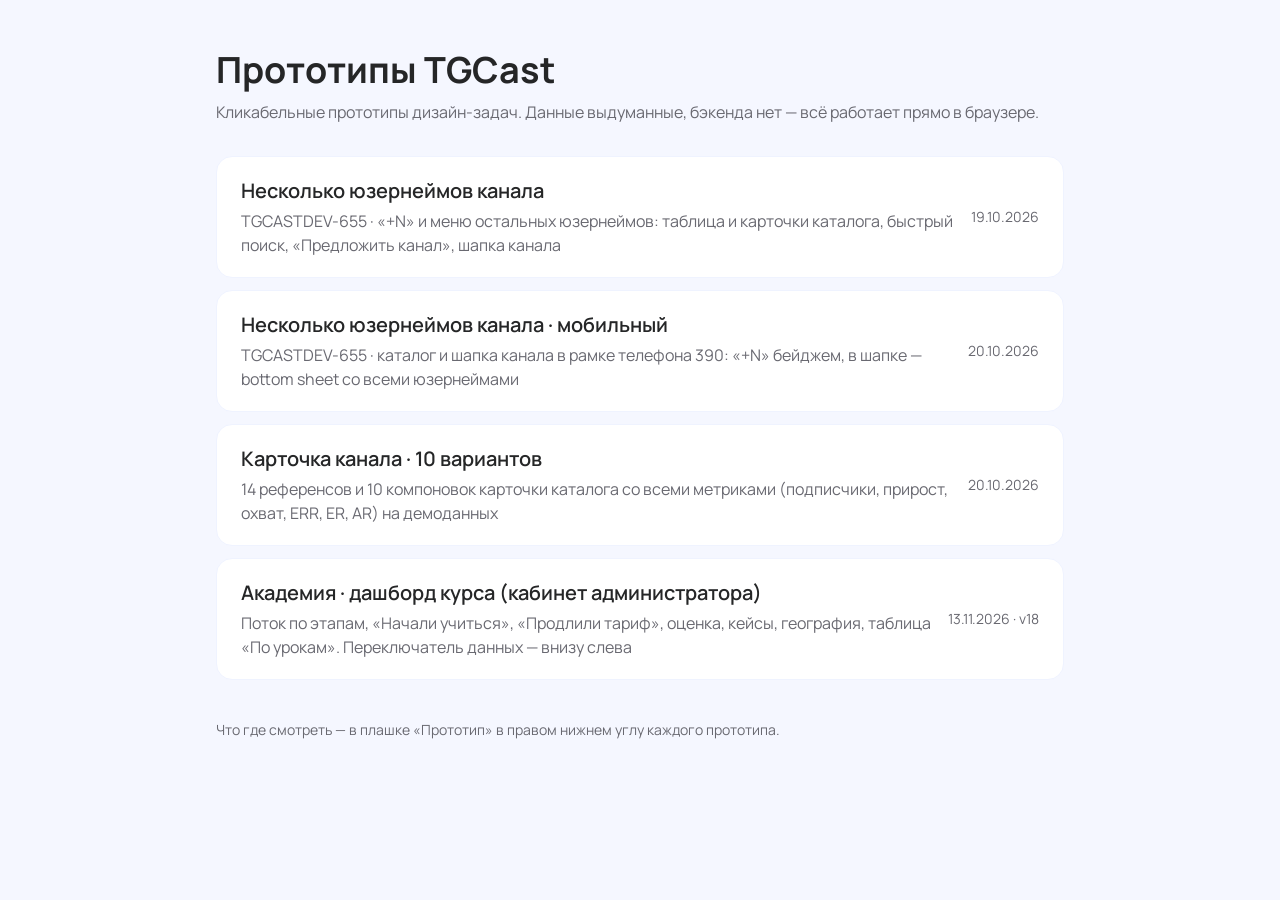
<file: index.html>
<!doctype html>
<html lang="ru">
<head>
<meta charset="utf-8">
<meta name="viewport" content="width=device-width, initial-scale=1">
<meta name="robots" content="noindex, nofollow">
<title>Прототипы TGCast</title>
<link rel="preconnect" href="https://fonts.googleapis.com">
<link href="https://fonts.googleapis.com/css2?family=Manrope:wght@400;600;700&display=swap" rel="stylesheet">
<style>
  :root { --bg:#f5f7ff; --card:#fff; --text:#252627; --muted:#696971; --border:#eff3ff; --accent:#3958f8; }
  @media (prefers-color-scheme: dark) { :root { --bg:#1e1e1e; --card:#252627; --text:#f5f5f6; --muted:#adadb3; --border:#3b3b3e; --accent:#adadb3; } }
  * { box-sizing: border-box; }
  body { margin:0; font-family: Manrope, system-ui, sans-serif; background:var(--bg); color:var(--text); font-size:16px; line-height:24px; }
  main { max-width: 880px; margin: 0 auto; padding: 48px 16px 64px; }
  h1 { font-size: 36px; line-height: 44px; margin: 0 0 8px; font-weight: 700; }
  .lead { color: var(--muted); margin: 0 0 32px; }
  .list { display: flex; flex-direction: column; gap: 12px; }
  a.item { display: flex; gap: 16px; align-items: center; justify-content: space-between; padding: 20px 24px; background: var(--card); border: 1.5px solid var(--border); border-radius: 16px; color: inherit; text-decoration: none; }
  a.item:hover { border-color: #dbe2fe; }
  a.item:focus-visible { outline: 2px solid var(--accent); outline-offset: 2px; }
  .t { font-weight: 600; font-size: 20px; line-height: 28px; margin: 0; }
  .d { color: var(--muted); margin: 4px 0 0; }
  .meta { color: var(--muted); font-size: 14px; line-height: 20px; white-space: nowrap; }
  footer { margin-top: 40px; color: var(--muted); font-size: 14px; line-height: 20px; }
</style>
</head>
<body>
<main>
  <h1>Прототипы TGCast</h1>
  <p class="lead">Кликабельные прототипы дизайн-задач. Данные выдуманные, бэкенда нет — всё работает прямо в браузере.</p>
  <div class="list">
    <a class="item" href="./655-usernames/index.html#/catalog">
      <div>
        <p class="t">Несколько юзернеймов канала</p>
        <p class="d">TGCASTDEV-655 · «+N» и меню остальных юзернеймов: таблица и карточки каталога, быстрый поиск, «Предложить канал», шапка канала</p>
      </div>
      <span class="meta">19.10.2026</span>
    </a>
    <a class="item" href="./655-usernames/mobile.html">
      <div>
        <p class="t">Несколько юзернеймов канала · мобильный</p>
        <p class="d">TGCASTDEV-655 · каталог и шапка канала в рамке телефона 390: «+N» бейджем, в шапке — bottom sheet со всеми юзернеймами</p>
      </div>
      <span class="meta">20.10.2026</span>
    </a>
    <a class="item" href="./655-card-variants/index.html">
      <div>
        <p class="t">Карточка канала · 10 вариантов</p>
        <p class="d">14 референсов и 10 компоновок карточки каталога со всеми метриками (подписчики, прирост, охват, ERR, ER, AR) на демоданных</p>
      </div>
      <span class="meta">20.10.2026</span>
    </a>
    <a class="item" href="./academy-dashboard/index.html">
      <div>
        <p class="t">Академия · дашборд курса (кабинет администратора)</p>
        <p class="d">Поток по этапам, «Начали учиться», «Продлили тариф», оценка, кейсы, география, таблица «По урокам». Переключатель данных — внизу слева</p>
      </div>
      <span class="meta">13.11.2026 · v18</span>
    </a>
  </div>
  <footer>Что где смотреть — в плашке «Прототип» в правом нижнем углу каждого прототипа.</footer>
</main>
</body>
</html>
</file>
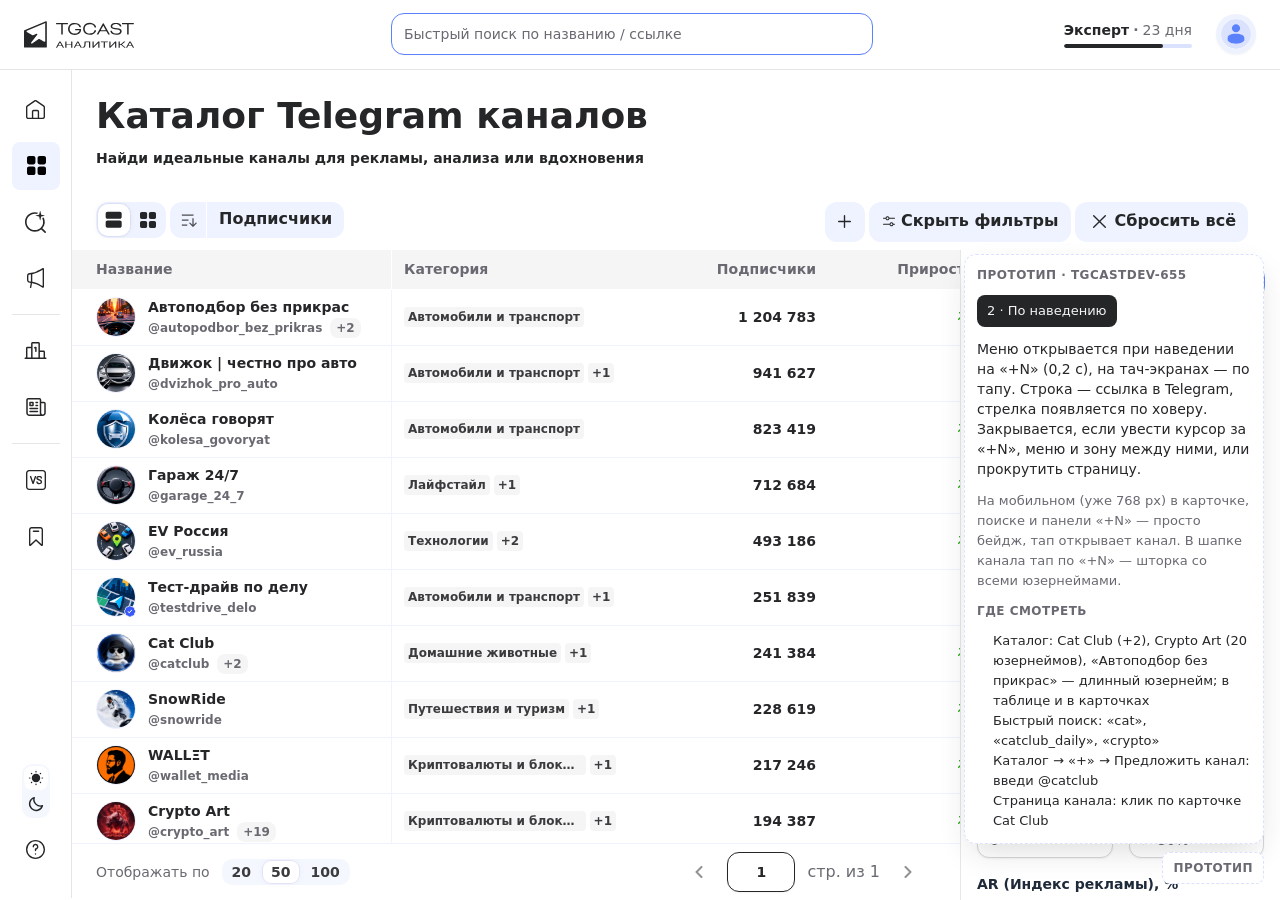
<file: 655-usernames/index.html>
<!DOCTYPE html><html><head><meta name="robots" content="noindex, nofollow"><title>655 · Несколько юзернеймов — прототип</title><meta charset="utf-8"><meta name="viewport" content="width=device-width, initial-scale=1"><link rel="stylesheet" href="./nuxt-assets/entry.css" crossorigin><link rel="modulepreload" as="script" crossorigin href="./nuxt-assets/entry.js"><meta name="yandex-verification" content="43a185d1d0ea3c78"><meta name="google-site-verification" content="rOfT6XCZBlBFERI20QuWAhs5XqNsAY9TRWrGSJ-vjBY"><link rel="icon" href="/favicon.ico" sizes="any"><link rel="icon" type="image/svg+xml" href="/favicon.svg"><link rel="icon" type="image/png" sizes="96x96" href="/favicon-96x96.png"><link rel="apple-touch-icon" sizes="180x180" href="/apple-touch-icon.png"><link rel="manifest" href="/site.webmanifest"><script>if(!location.hash||location.hash==='#'||location.hash==='#/'){history.replaceState(null,'',location.pathname+location.search+'#/catalog')}try{localStorage.setItem('tgcast:cookie-consent','true')}catch(e){}</script><script type="module" src="./nuxt-assets/entry.js" crossorigin></script><script>"use strict";(()=>{const t=window,e=document.documentElement,c=["dark","light"],n=getStorageValue("localStorage","nuxt-color-mode")||"system";let i=n==="system"?u():n;const r=e.getAttribute("data-color-mode-forced");r&&(i=r),l(i),t["__NUXT_COLOR_MODE__"]={preference:n,value:i,getColorScheme:u,addColorScheme:l,removeColorScheme:d};function l(o){const s=""+o+"",a="";e.classList?e.classList.add(s):e.className+=" "+s,a&&e.setAttribute("data-"+a,o)}function d(o){const s=""+o+"",a="";e.classList?e.classList.remove(s):e.className=e.className.replace(new RegExp(s,"g"),""),a&&e.removeAttribute("data-"+a)}function f(o){return t.matchMedia("(prefers-color-scheme"+o+")")}function u(){if(t.matchMedia&&f("").media!=="not all"){for(const o of c)if(f(":"+o).matches)return o}return"light"}})();function getStorageValue(t,e){switch(t){case"localStorage":return window.localStorage.getItem(e);case"sessionStorage":return window.sessionStorage.getItem(e);case"cookie":return getCookie(e);default:return null}}function getCookie(t){const c=("; "+window.document.cookie).split("; "+t+"=");if(c.length===2)return c.pop()?.split(";").shift()}</script></head><body><div id="__nuxt"></div><div id="teleports"></div><script type="application/json" data-nuxt-data="nuxt-app" data-ssr="false" id="__NUXT_DATA__">[{"prerenderedAt":1,"serverRendered":2},1792487070787,false]</script><script>window.__NUXT__={};window.__NUXT__.config={public:{apiBaseUrl:"http://localhost:3000",blogApiUrl:"https://dev.blog.tg-cast.ru",clientId:"dev_client",staticUrl:"https://dev.backend.tg-cast.com",mediaUrl:"https://dev.media.tg-cast.com",yandexMetrikaId:"",i18n:{baseUrl:"",defaultLocale:"ru",rootRedirect:"",redirectStatusCode:302,skipSettingLocaleOnNavigate:false,locales:[{code:"ru",name:"Русский",language:""},{code:"en",name:"English",language:""}],detectBrowserLanguage:{alwaysRedirect:false,cookieCrossOrigin:false,cookieDomain:"",cookieKey:"i18n_tgcast",cookieSecure:false,fallbackLocale:"ru",redirectOn:"root",useCookie:true},experimental:{localeDetector:"",typedPages:true,typedOptionsAndMessages:false,alternateLinkCanonicalQueries:true,devCache:false,cacheLifetime:"",stripMessagesPayload:false,preload:false,strictSeo:false,nitroContextDetection:true},domainLocales:{ru:{domain:""},en:{domain:""}}}},app:{baseURL:location.pathname.replace(/[^/]*$/,""),buildId:"27f27c6b-0442-47e4-aa7d-6646aea14d20",buildAssetsDir:"nuxt-assets/",cdnURL:"."}}</script></body></html>
</file>
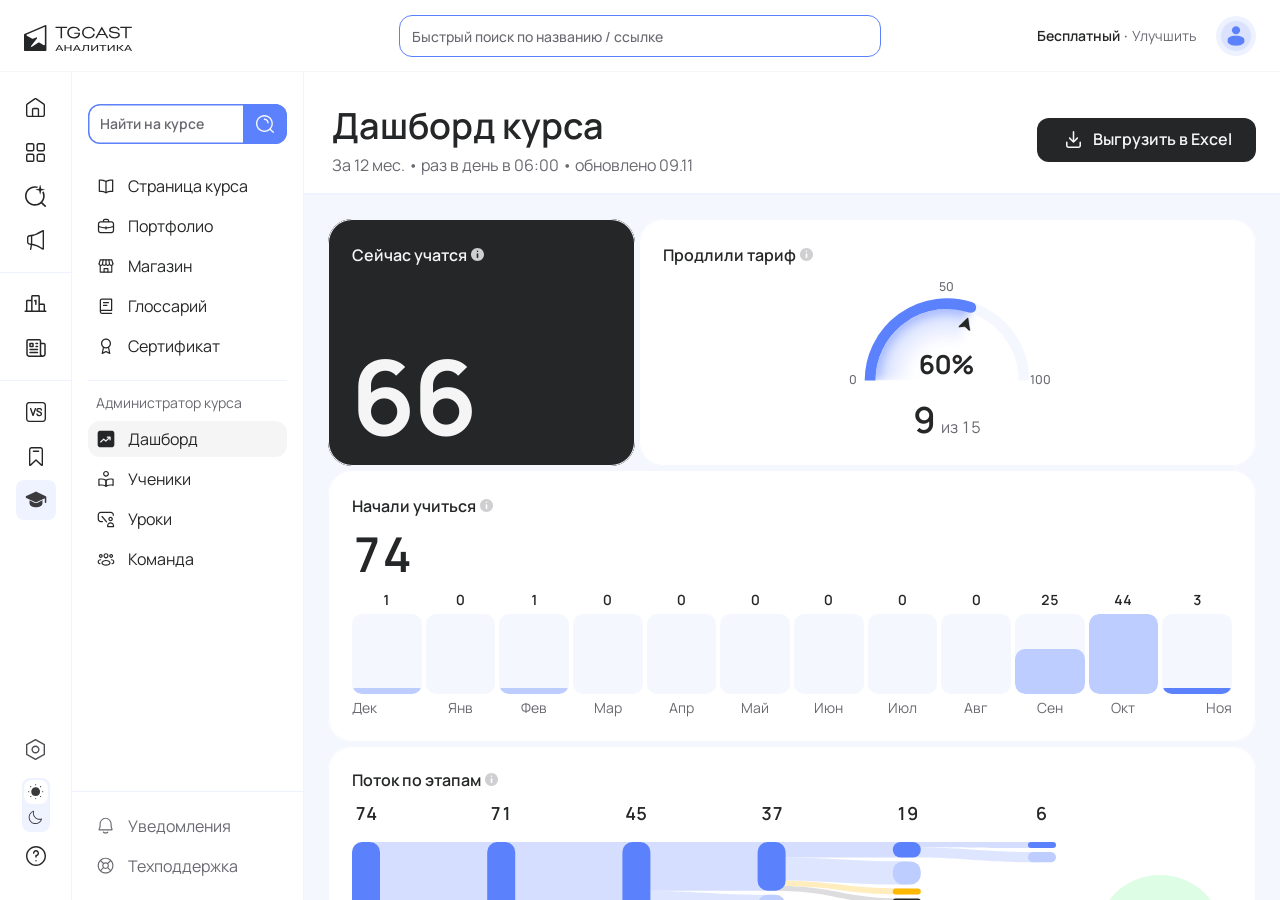
<file: academy-dashboard/index.html>
<!doctype html>
<meta charset="utf-8">
<meta name="robots" content="noindex, nofollow">
<title>Дашборд курса: поток</title>
<meta name="claude:viewport-fit-sides" content="cover">
<link rel="stylesheet" href="https://fonts.googleapis.com/css2?family=Manrope:wght@400;500;600;700;800&display=swap">
<link rel="stylesheet" href="./app.css">
<style>
  /* Прототип собран из кода frontend2 (ветка design/academy-editor-batch); цвета — токены UI kit из app.css. */
  html, body { height: 100%; }
  body { background: var(--ui-color-state-surface-background-page, #f5f7ff); font-family: Manrope, system-ui, sans-serif; }
  #app { height: 100%; }
</style>
<div id="app"></div>
<script>window.__PROTO_START__="/proto/dash-flow";</script>
<script type="module" src="./app.js"></script>
</file>
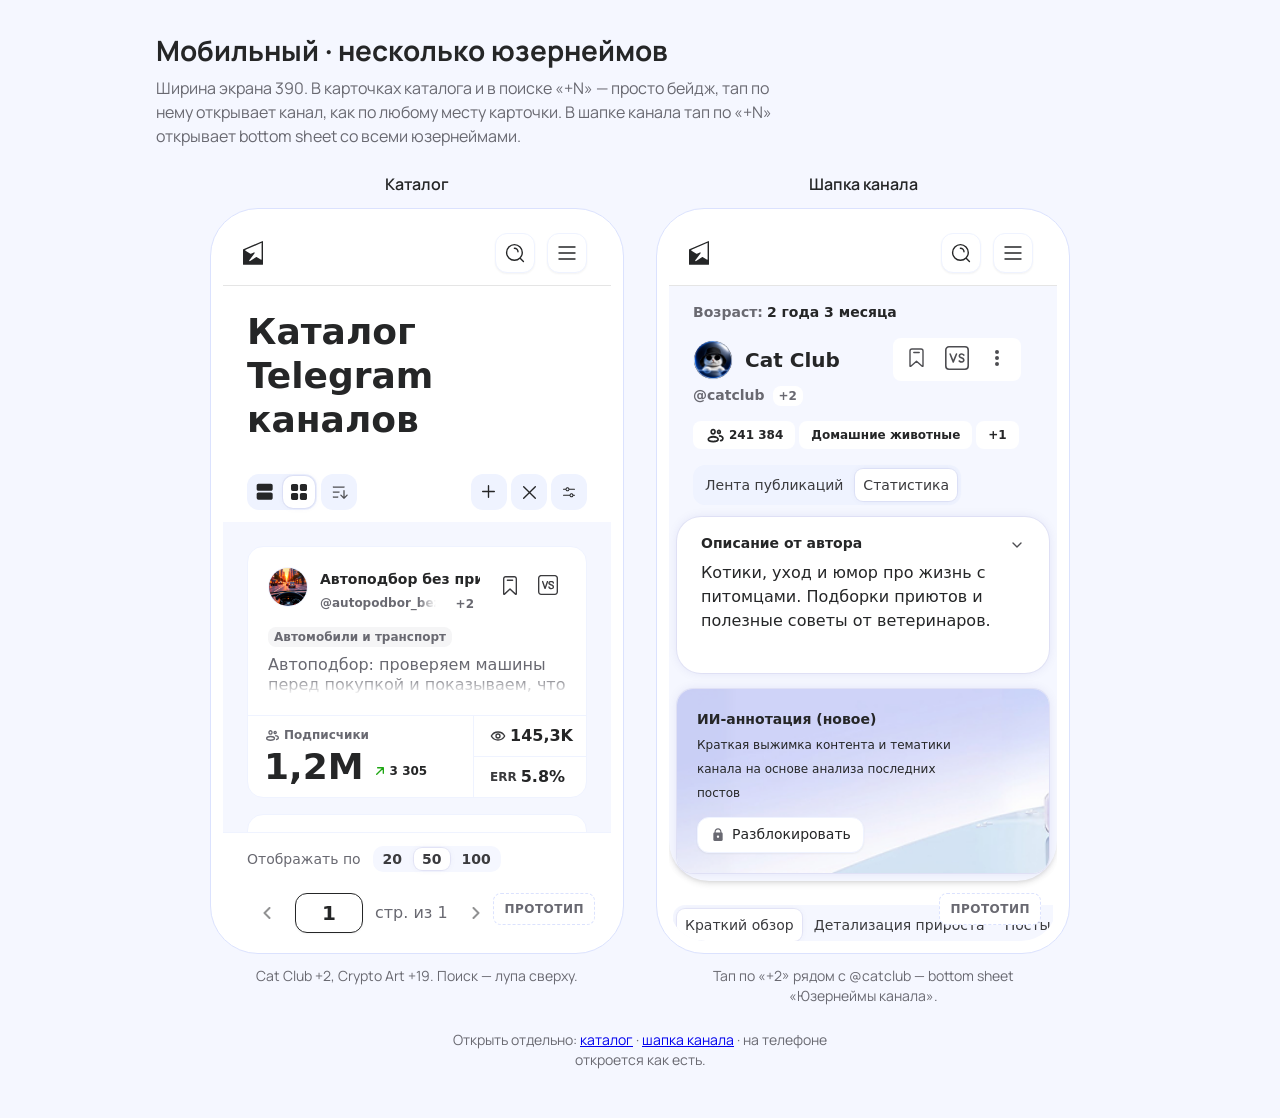
<file: 655-usernames/mobile.html>
<!doctype html>
<html lang="ru">
<head>
<meta charset="utf-8">
<meta name="viewport" content="width=device-width, initial-scale=1">
<meta name="robots" content="noindex, nofollow">
<title>655 · мобильный</title>
<link rel="preconnect" href="https://fonts.googleapis.com">
<link href="https://fonts.googleapis.com/css2?family=Manrope:wght@400;600;700&display=swap" rel="stylesheet">
<style>
  :root { --bg:#f5f7ff; --card:#fff; --text:#252627; --muted:#696971; --border:#dbe2fe; --chip:#eff3ff; }
  @media (prefers-color-scheme: dark) { :root:not([data-theme="light"]) { --bg:#1e1e1e; --card:#252627; --text:#f5f5f6; --muted:#adadb3; --border:#3b3b3e; --chip:#3b3b3e; } }
  :root[data-theme="dark"] { --bg:#1e1e1e; --card:#252627; --text:#f5f5f6; --muted:#adadb3; --border:#3b3b3e; --chip:#3b3b3e; }
  * { box-sizing: border-box; }
  body { margin:0; font-family: Manrope, system-ui, sans-serif; background:var(--bg); color:var(--text); font-size:16px; line-height:24px; }
  main { max-width: 1000px; margin: 0 auto; padding: 32px 16px 48px; }
  h1 { font-size: 28px; line-height: 36px; margin: 0 0 8px; font-weight: 700; }
  .lead { color: var(--muted); margin: 0 0 24px; max-width: 640px; }
  .phones { display: flex; flex-wrap: wrap; gap: 32px; justify-content: center; }
  .phone { display: flex; flex-direction: column; gap: 12px; align-items: center; }
  .label { font-weight: 600; }
  .hint { color: var(--muted); font-size: 14px; line-height: 20px; max-width: 390px; text-align: center; margin: 0; }
  .shell { width: 414px; max-width: calc(100vw - 32px); padding: 12px; border-radius: 48px; background: var(--card); border: 1.5px solid var(--border); }
  iframe { display: block; width: 100%; height: 844px; max-height: 80vh; border: 0; border-radius: 36px; background: #fff; }
  .links { display: flex; gap: 8px; flex-wrap: wrap; justify-content: center; }
  a.chip { padding: 4px 12px; border-radius: 8px; background: var(--chip); color: inherit; text-decoration: none; font-size: 14px; line-height: 24px; }
  a.chip:focus-visible { outline: 2px solid var(--text); outline-offset: 2px; }
</style>
</head>
<body>
<main>
  <h1>Мобильный · несколько юзернеймов</h1>
  <p class="lead">Ширина экрана 390. В карточках каталога и в поиске «+N» — просто бейдж, тап по нему открывает канал, как по любому месту карточки. В шапке канала тап по «+N» открывает bottom sheet со всеми юзернеймами.</p>
  <div class="phones">
    <div class="phone">
      <span class="label">Каталог</span>
      <div class="shell"><iframe title="Каталог, мобильный" src="index.html#/catalog" loading="lazy"></iframe></div>
      <p class="hint">Cat Club +2, Crypto Art +19. Поиск — лупа сверху.</p>
    </div>
    <div class="phone">
      <span class="label">Шапка канала</span>
      <div class="shell"><iframe title="Шапка канала, мобильный" src="index.html#/channels/@catclub" loading="lazy"></iframe></div>
      <p class="hint">Тап по «+2» рядом с @catclub — bottom sheet «Юзернеймы канала».</p>
    </div>
  </div>
  <p class="hint" style="margin:24px auto 0">Открыть отдельно: <a href="index.html#/catalog">каталог</a> · <a href="index.html#/channels/@catclub">шапка канала</a> · на телефоне откроется как есть.</p>
</main>
</body>
</html>
</file>
<file: 655-usernames/nuxt-assets/entry.css>
.vue-echarts-container,x-vue-echarts{display:block;height:100%;min-width:0;width:100%}@layer properties{@supports ((-webkit-hyphens:none) and (not (margin-trim:inline))) or ((-moz-orient:inline) and (not (color:rgb(from red r g b)))){*,::backdrop,:after,:before{--tw-border-spacing-x:0;--tw-border-spacing-y:0;--tw-translate-x:0;--tw-translate-y:0;--tw-translate-z:0;--tw-scale-x:1;--tw-scale-y:1;--tw-scale-z:1;--tw-rotate-x:initial;--tw-rotate-y:initial;--tw-rotate-z:initial;--tw-skew-x:initial;--tw-skew-y:initial;--tw-pan-x:initial;--tw-pan-y:initial;--tw-pinch-zoom:initial;--tw-space-y-reverse:0;--tw-divide-y-reverse:0;--tw-border-style:solid;--tw-gradient-position:initial;--tw-gradient-from:#0000;--tw-gradient-via:#0000;--tw-gradient-to:#0000;--tw-gradient-stops:initial;--tw-gradient-via-stops:initial;--tw-gradient-from-position:0%;--tw-gradient-via-position:50%;--tw-gradient-to-position:100%;--tw-leading:initial;--tw-font-weight:initial;--tw-tracking:initial;--tw-ordinal:initial;--tw-slashed-zero:initial;--tw-numeric-figure:initial;--tw-numeric-spacing:initial;--tw-numeric-fraction:initial;--tw-shadow:0 0 #0000;--tw-shadow-color:initial;--tw-shadow-alpha:100%;--tw-inset-shadow:0 0 #0000;--tw-inset-shadow-color:initial;--tw-inset-shadow-alpha:100%;--tw-ring-color:initial;--tw-ring-shadow:0 0 #0000;--tw-inset-ring-color:initial;--tw-inset-ring-shadow:0 0 #0000;--tw-ring-inset:initial;--tw-ring-offset-width:0px;--tw-ring-offset-color:#fff;--tw-ring-offset-shadow:0 0 #0000;--tw-outline-style:solid;--tw-blur:initial;--tw-brightness:initial;--tw-contrast:initial;--tw-grayscale:initial;--tw-hue-rotate:initial;--tw-invert:initial;--tw-opacity:initial;--tw-saturate:initial;--tw-sepia:initial;--tw-drop-shadow:initial;--tw-drop-shadow-color:initial;--tw-drop-shadow-alpha:100%;--tw-drop-shadow-size:initial;--tw-backdrop-blur:initial;--tw-backdrop-brightness:initial;--tw-backdrop-contrast:initial;--tw-backdrop-grayscale:initial;--tw-backdrop-hue-rotate:initial;--tw-backdrop-invert:initial;--tw-backdrop-opacity:initial;--tw-backdrop-saturate:initial;--tw-backdrop-sepia:initial;--tw-duration:initial;--tw-ease:initial;--tw-content:"";--tw-animation-delay:0s;--tw-animation-direction:normal;--tw-animation-duration:initial;--tw-animation-fill-mode:none;--tw-animation-iteration-count:1;--tw-enter-opacity:1;--tw-enter-rotate:0;--tw-enter-scale:1;--tw-enter-translate-x:0;--tw-enter-translate-y:0;--tw-exit-opacity:1;--tw-exit-rotate:0;--tw-exit-scale:1;--tw-exit-translate-x:0;--tw-exit-translate-y:0}}}@layer theme{:host,:root{--font-sans:ui-sans-serif,system-ui,sans-serif,"Apple Color Emoji","Segoe UI Emoji","Segoe UI Symbol","Noto Color Emoji";--font-mono:ui-monospace,SFMono-Regular,Menlo,Monaco,Consolas,"Liberation Mono","Courier New",monospace;--color-red-50:oklch(97.1% .013 17.38);--color-red-300:oklch(80.8% .114 19.571);--color-red-400:oklch(70.4% .191 22.216);--color-red-500:oklch(63.7% .237 25.331);--color-red-600:oklch(57.7% .245 27.325);--color-red-700:oklch(50.5% .213 27.518);--color-red-950:oklch(25.8% .092 26.042);--color-amber-300:oklch(87.9% .169 91.605);--color-green-500:oklch(72.3% .219 149.579);--color-emerald-300:oklch(84.5% .143 164.978);--color-emerald-500:oklch(69.6% .17 162.48);--color-cyan-300:oklch(86.5% .127 207.078);--color-blue-300:oklch(80.9% .105 251.813);--color-blue-400:oklch(70.7% .165 254.624);--color-violet-300:oklch(81.1% .111 293.571);--color-rose-300:oklch(81% .117 11.638);--color-gray-50:oklch(98.5% .002 247.839);--color-gray-100:oklch(96.7% .003 264.542);--color-gray-200:oklch(92.8% .006 264.531);--color-gray-400:oklch(70.7% .022 261.325);--color-gray-500:oklch(55.1% .027 264.364);--color-gray-600:oklch(44.6% .03 256.802);--color-gray-700:oklch(37.3% .034 259.733);--color-gray-800:oklch(27.8% .033 256.848);--color-gray-900:oklch(21% .034 264.665);--color-black:#000;--color-white:#fff;--spacing:.25rem;--container-sm:24rem;--container-md:28rem;--container-lg:32rem;--text-xs:.75rem;--text-xs--line-height:1.33333;--text-sm:.875rem;--text-sm--line-height:1.42857;--text-base:1rem;--text-base--line-height:1.5;--text-lg:1.125rem;--text-lg--line-height:1.55556;--text-xl:1.25rem;--text-xl--line-height:1.4;--text-2xl:1.5rem;--text-2xl--line-height:1.33333;--text-3xl:1.875rem;--text-3xl--line-height:1.2;--text-4xl:2.25rem;--text-4xl--line-height:1.11111;--font-weight-normal:400;--font-weight-medium:500;--font-weight-semibold:600;--font-weight-bold:700;--font-weight-extrabold:800;--tracking-tight:-.025em;--tracking-wider:.05em;--tracking-widest:.1em;--radius-xs:.125rem;--radius-2xl:1rem;--radius-3xl:1.5rem;--radius-4xl:2rem;--ease-in:cubic-bezier(.4,0,1,1);--ease-out:cubic-bezier(0,0,.2,1);--ease-in-out:cubic-bezier(.4,0,.2,1);--animate-spin:spin 1s linear infinite;--animate-pulse:pulse 2s cubic-bezier(.4,0,.6,1)infinite;--blur-xs:4px;--blur-sm:8px;--blur-md:12px;--blur-xl:24px;--default-transition-duration:.15s;--default-transition-timing-function:cubic-bezier(.4,0,.2,1);--default-font-family:var(--font-sans);--default-mono-font-family:var(--font-mono)}}@layer base{*,::backdrop,:after,:before{border:0 solid;box-sizing:border-box;margin:0;padding:0}::file-selector-button{border:0 solid;box-sizing:border-box;margin:0;padding:0}:host,html{-webkit-text-size-adjust:100%;font-family:var(--default-font-family,ui-sans-serif,system-ui,sans-serif,"Apple Color Emoji","Segoe UI Emoji","Segoe UI Symbol","Noto Color Emoji");font-feature-settings:var(--default-font-feature-settings,normal);font-variation-settings:var(--default-font-variation-settings,normal);line-height:1.5;-moz-tab-size:4;-o-tab-size:4;tab-size:4;-webkit-tap-highlight-color:transparent}hr{border-top-width:1px;color:inherit;height:0}abbr:where([title]){-webkit-text-decoration:underline dotted;text-decoration:underline dotted}h1,h2,h3,h4,h5,h6{font-size:inherit;font-weight:inherit}a{color:inherit;-webkit-text-decoration:inherit;text-decoration:inherit}b,strong{font-weight:bolder}code,kbd,pre,samp{font-family:var(--default-mono-font-family,ui-monospace,SFMono-Regular,Menlo,Monaco,Consolas,"Liberation Mono","Courier New",monospace);font-feature-settings:var(--default-mono-font-feature-settings,normal);font-size:1em;font-variation-settings:var(--default-mono-font-variation-settings,normal)}small{font-size:80%}sub,sup{font-size:75%;line-height:0;position:relative;vertical-align:baseline}sub{bottom:-.25em}sup{top:-.5em}table{border-collapse:collapse;border-color:inherit;text-indent:0}:-moz-focusring{outline:auto}progress{vertical-align:baseline}summary{display:list-item}menu,ol,ul{list-style:none}audio,canvas,embed,iframe,img,object,svg,video{display:block;vertical-align:middle}img,video{height:auto;max-width:100%}button,input,optgroup,select,textarea{background-color:#0000;border-radius:0;color:inherit;font:inherit;font-feature-settings:inherit;font-variation-settings:inherit;letter-spacing:inherit;opacity:1}::file-selector-button{background-color:#0000;border-radius:0;color:inherit;font:inherit;font-feature-settings:inherit;font-variation-settings:inherit;letter-spacing:inherit;opacity:1}:where(select:is([multiple],[size])) optgroup{font-weight:bolder}:where(select:is([multiple],[size])) optgroup option{padding-inline-start:20px}::file-selector-button{margin-inline-end:4px}::-moz-placeholder{opacity:1}::placeholder{opacity:1}@supports (not (-webkit-appearance:-apple-pay-button)) or (contain-intrinsic-size:1px){::-moz-placeholder{color:currentColor}::placeholder{color:currentColor}@supports (color:color-mix(in lab,red,red)){::-moz-placeholder{color:color-mix(in oklab,currentcolor 50%,transparent)}::placeholder{color:color-mix(in oklab,currentcolor 50%,transparent)}}}textarea{resize:vertical}::-webkit-search-decoration{-webkit-appearance:none}::-webkit-date-and-time-value{min-height:1lh;text-align:inherit}::-webkit-datetime-edit{display:inline-flex}::-webkit-datetime-edit-fields-wrapper{padding:0}::-webkit-datetime-edit,::-webkit-datetime-edit-year-field{padding-block:0}::-webkit-datetime-edit-day-field,::-webkit-datetime-edit-month-field{padding-block:0}::-webkit-datetime-edit-hour-field,::-webkit-datetime-edit-minute-field{padding-block:0}::-webkit-datetime-edit-millisecond-field,::-webkit-datetime-edit-second-field{padding-block:0}::-webkit-datetime-edit-meridiem-field{padding-block:0}:-moz-ui-invalid{box-shadow:none}button,input:where([type=button],[type=reset],[type=submit]){-webkit-appearance:button;-moz-appearance:button;appearance:button}::file-selector-button{-webkit-appearance:button;-moz-appearance:button;appearance:button}::-webkit-inner-spin-button,::-webkit-outer-spin-button{height:auto}[hidden]:where(:not([hidden=until-found])){display:none!important}*{border-color:var(--border);outline-color:var(--ring)}@supports (color:color-mix(in lab,red,red)){*{outline-color:color-mix(in oklab,var(--ring)50%,transparent)}}@font-face{font-display:swap;font-family:Manrope;font-weight:100 900;src:local(Manrope)}body{background-color:var(--background);color:var(--foreground);text-rendering:optimizeLegibility;-webkit-font-smoothing:antialiased;-moz-osx-font-smoothing:grayscale;font-family:Manrope,ui-sans-serif,system-ui,-apple-system,Segoe UI,Roboto,Helvetica,Arial,Apple Color Emoji,Segoe UI Emoji,Segoe UI Symbol;font-size-adjust:none;font-synthesis:none}.scrollbar-hide{-ms-overflow-style:none;scrollbar-width:none}.scrollbar-hide::-webkit-scrollbar{display:none}.table-scroll{scrollbar-color:#cbd5e1 #f1f5f9;scrollbar-width:thin}.table-scroll::-webkit-scrollbar{height:8px;width:8px}.table-scroll::-webkit-scrollbar-track{background:#f1f5f9;border-radius:4px}.table-scroll::-webkit-scrollbar-thumb{background:#cbd5e1;border-radius:4px}.table-scroll::-webkit-scrollbar-thumb:hover{background:#94a3b8}.table-scroll::-webkit-scrollbar-corner{background:#f1f5f9}.dark .table-scroll{scrollbar-color:#6b7280 #252627}.dark .table-scroll::-webkit-scrollbar-track{background:#252627}.dark .table-scroll::-webkit-scrollbar-thumb{background:#6b7280}.dark .table-scroll::-webkit-scrollbar-thumb:hover{background:#9ca3af}.dark .table-scroll::-webkit-scrollbar-corner{background:#374151}}@layer components;@layer utilities{.\@container{container-type:inline-size}.pointer-events-auto{pointer-events:auto}.pointer-events-none{pointer-events:none}.invisible{visibility:hidden}.visible{visibility:visible}.sr-only{clip:rect(0,0,0,0);border-width:0;height:1px;margin:-1px;overflow:hidden;padding:0;white-space:nowrap;width:1px}.absolute,.sr-only{position:absolute}.fixed{position:fixed}.relative{position:relative}.sticky{position:sticky}.inset-0{inset:calc(var(--spacing)*0)}.inset-\[-11px\]{inset:-11px}.inset-\[16\.667\%\]{inset:16.667%}.inset-x-0{inset-inline:calc(var(--spacing)*0)}.inset-x-3{inset-inline:calc(var(--spacing)*3)}.inset-y-0{inset-block:calc(var(--spacing)*0)}.-top-1{top:calc(var(--spacing)*-1)}.-top-4{top:calc(var(--spacing)*-4)}.-top-70{top:calc(var(--spacing)*-70)}.-top-130{top:calc(var(--spacing)*-130)}.-top-\[2px\]{top:-2px}.top-0{top:calc(var(--spacing)*0)}.top-1\/2{top:50%}.top-2{top:calc(var(--spacing)*2)}.top-3{top:calc(var(--spacing)*3)}.top-4{top:calc(var(--spacing)*4)}.top-6{top:calc(var(--spacing)*6)}.top-14{top:calc(var(--spacing)*14)}.top-24{top:calc(var(--spacing)*24)}.top-\[-42px\]{top:-42px}.top-\[-56px\]{top:-56px}.top-\[-78px\]{top:-78px}.top-\[-90px\]{top:-90px}.top-\[-104px\]{top:-104px}.top-\[5\.27px\]{top:5.27px}.top-\[35px\]{top:35px}.top-\[50\%\]{top:50%}.top-\[88px\]{top:88px}.top-\[calc\(50\%\+10px\)\]{top:calc(50% + 10px)}.top-\[calc\(50\%\+14px\)\]{top:calc(50% + 14px)}.top-full{top:100%}.-right-1{right:calc(var(--spacing)*-1)}.right-0{right:calc(var(--spacing)*0)}.right-1{right:calc(var(--spacing)*1)}.right-2{right:calc(var(--spacing)*2)}.right-3{right:calc(var(--spacing)*3)}.right-4{right:calc(var(--spacing)*4)}.right-6{right:calc(var(--spacing)*6)}.right-40{right:calc(var(--spacing)*40)}.right-170{right:calc(var(--spacing)*170)}.right-\[16px\]{right:16px}.-bottom-\[5px\]{bottom:-5px}.bottom-0{bottom:calc(var(--spacing)*0)}.bottom-3{bottom:calc(var(--spacing)*3)}.bottom-4{bottom:calc(var(--spacing)*4)}.bottom-5{bottom:calc(var(--spacing)*5)}.bottom-6{bottom:calc(var(--spacing)*6)}.bottom-\[16px\]{bottom:16px}.-left-\[114px\]{left:-114px}.left-0{left:calc(var(--spacing)*0)}.left-1\/2{left:50%}.left-2{left:calc(var(--spacing)*2)}.left-4{left:calc(var(--spacing)*4)}.left-\[-10\]{left:-10px}.left-\[50\%\]{left:50%}.left-\[60\%\]{left:60%}.left-\[68\%\]{left:68%}.left-\[70\%\]{left:70%}.left-\[72px\]{left:72px}.left-\[106px\]{left:106px}.left-\[144px\]{left:144px}.left-\[220px\]{left:220px}.left-\[calc\(50\%\+464px\)\]{left:calc(50% + 464px)}.isolate{isolation:isolate}.-z-10{z-index:-10}.z-0{z-index:0}.z-1{z-index:1}.z-2{z-index:2}.z-5{z-index:5}.z-10{z-index:10}.z-20{z-index:20}.z-30{z-index:30}.z-40{z-index:40}.z-50{z-index:50}.z-\[-1\]{z-index:-1}.z-\[1\]{z-index:1}.z-\[2\]{z-index:2}.z-\[3\]{z-index:3}.z-\[4\]{z-index:4}.z-\[5\]{z-index:5}.z-\[70\]{z-index:70}.order-1{order:1}.order-2{order:2}.col-span-2{grid-column:span 2/span 2}.col-span-3{grid-column:span 3/span 3}.col-span-6{grid-column:span 6/span 6}.col-span-full{grid-column:1/-1}.col-start-1{grid-column-start:1}.row-span-2{grid-row:span 2/span 2}.row-start-1{grid-row-start:1}.container{width:100%}@media(min-width:360px){.container{max-width:360px}}@media(min-width:872px){.container{max-width:872px}}@media(min-width:1160px){.container{max-width:1160px}}@media(min-width:1920px){.container{max-width:1920px}}@media(min-width:96rem){.container{max-width:96rem}}.-m-1{margin:calc(var(--spacing)*-1)}.m-0{margin:calc(var(--spacing)*0)}.m-4{margin:calc(var(--spacing)*4)}.m-auto{margin:auto}.-mx-1{margin-inline:calc(var(--spacing)*-1)}.-mx-2{margin-inline:calc(var(--spacing)*-2)}.-mx-4{margin-inline:calc(var(--spacing)*-4)}.-mx-6{margin-inline:calc(var(--spacing)*-6)}.mx-0{margin-inline:calc(var(--spacing)*0)}.mx-1{margin-inline:calc(var(--spacing)*1)}.mx-1\.5{margin-inline:calc(var(--spacing)*1.5)}.mx-3{margin-inline:calc(var(--spacing)*3)}.mx-4{margin-inline:calc(var(--spacing)*4)}.mx-6{margin-inline:calc(var(--spacing)*6)}.mx-\[4px\]{margin-inline:4px}.mx-auto{margin-inline:auto}.my-1{margin-block:calc(var(--spacing)*1)}.my-2{margin-block:calc(var(--spacing)*2)}.my-3{margin-block:calc(var(--spacing)*3)}.my-4{margin-block:calc(var(--spacing)*4)}.my-6{margin-block:calc(var(--spacing)*6)}.my-8{margin-block:calc(var(--spacing)*8)}.\!mt-0{margin-top:calc(var(--spacing)*0)!important}.\!mt-12{margin-top:calc(var(--spacing)*12)!important}.-mt-1{margin-top:calc(var(--spacing)*-1)}.-mt-2{margin-top:calc(var(--spacing)*-2)}.-mt-3{margin-top:calc(var(--spacing)*-3)}.-mt-4{margin-top:calc(var(--spacing)*-4)}.mt-0{margin-top:calc(var(--spacing)*0)}.mt-0\.5{margin-top:calc(var(--spacing)*.5)}.mt-1{margin-top:calc(var(--spacing)*1)}.mt-2{margin-top:calc(var(--spacing)*2)}.mt-3{margin-top:calc(var(--spacing)*3)}.mt-4{margin-top:calc(var(--spacing)*4)}.mt-5{margin-top:calc(var(--spacing)*5)}.mt-6{margin-top:calc(var(--spacing)*6)}.mt-8{margin-top:calc(var(--spacing)*8)}.mt-10{margin-top:calc(var(--spacing)*10)}.mt-12{margin-top:calc(var(--spacing)*12)}.mt-14{margin-top:calc(var(--spacing)*14)}.mt-\[-1px\]{margin-top:-1px}.mt-auto{margin-top:auto}.-mr-1{margin-right:calc(var(--spacing)*-1)}.-mr-1\.5{margin-right:calc(var(--spacing)*-1.5)}.mr-1{margin-right:calc(var(--spacing)*1)}.mr-2{margin-right:calc(var(--spacing)*2)}.mr-3{margin-right:calc(var(--spacing)*3)}.mr-4{margin-right:calc(var(--spacing)*4)}.mr-5{margin-right:calc(var(--spacing)*5)}.mr-6{margin-right:calc(var(--spacing)*6)}.mr-\[6px\]{margin-right:6px}.mb-0{margin-bottom:calc(var(--spacing)*0)}.mb-0\.5{margin-bottom:calc(var(--spacing)*.5)}.mb-1{margin-bottom:calc(var(--spacing)*1)}.mb-2{margin-bottom:calc(var(--spacing)*2)}.mb-3{margin-bottom:calc(var(--spacing)*3)}.mb-4{margin-bottom:calc(var(--spacing)*4)}.mb-5{margin-bottom:calc(var(--spacing)*5)}.mb-6{margin-bottom:calc(var(--spacing)*6)}.mb-10{margin-bottom:calc(var(--spacing)*10)}.mb-\[-4px\]{margin-bottom:-4px}.-ml-\[16px\]{margin-left:-16px}.ml-0\.5{margin-left:calc(var(--spacing)*.5)}.ml-1{margin-left:calc(var(--spacing)*1)}.ml-2{margin-left:calc(var(--spacing)*2)}.ml-3{margin-left:calc(var(--spacing)*3)}.ml-4{margin-left:calc(var(--spacing)*4)}.ml-6{margin-left:calc(var(--spacing)*6)}.ml-12{margin-left:calc(var(--spacing)*12)}.ml-20{margin-left:calc(var(--spacing)*20)}.ml-\[2px\]{margin-left:2px}.ml-\[6px\]{margin-left:6px}.ml-auto{margin-left:auto}.box-border{box-sizing:border-box}.line-clamp-2{-webkit-line-clamp:2}.line-clamp-2,.line-clamp-4{-webkit-box-orient:vertical;display:-webkit-box;overflow:hidden}.line-clamp-4{-webkit-line-clamp:4}.line-clamp-5{-webkit-line-clamp:5;-webkit-box-orient:vertical;display:-webkit-box;overflow:hidden}.block{display:block}.contents{display:contents}.flex{display:flex}.grid{display:grid}.hidden{display:none}.inline-block{display:inline-block}.inline-flex{display:inline-flex}.inline-grid{display:inline-grid}.table{display:table}.table-caption{display:table-caption}.table-cell{display:table-cell}.table-row{display:table-row}.field-sizing-content{field-sizing:content}.aspect-\[24\/24\]{aspect-ratio:24/24}.aspect-\[644\/378\]{aspect-ratio:644/378}.aspect-square{aspect-ratio:1}.\!size-10{height:calc(var(--spacing)*10)!important;width:calc(var(--spacing)*10)!important}.\!size-12{height:calc(var(--spacing)*12)!important;width:calc(var(--spacing)*12)!important}.\!size-24{height:calc(var(--spacing)*24)!important;width:calc(var(--spacing)*24)!important}.\!size-\[136px\]{height:136px!important;width:136px!important}.size-1{height:calc(var(--spacing)*1);width:calc(var(--spacing)*1)}.size-2{height:calc(var(--spacing)*2);width:calc(var(--spacing)*2)}.size-2\.5{height:calc(var(--spacing)*2.5);width:calc(var(--spacing)*2.5)}.size-3{height:calc(var(--spacing)*3);width:calc(var(--spacing)*3)}.size-3\.5{height:calc(var(--spacing)*3.5);width:calc(var(--spacing)*3.5)}.size-4{height:calc(var(--spacing)*4);width:calc(var(--spacing)*4)}.size-5{height:calc(var(--spacing)*5);width:calc(var(--spacing)*5)}.size-6{height:calc(var(--spacing)*6);width:calc(var(--spacing)*6)}.size-7{height:calc(var(--spacing)*7);width:calc(var(--spacing)*7)}.size-8{height:calc(var(--spacing)*8);width:calc(var(--spacing)*8)}.size-9{height:calc(var(--spacing)*9);width:calc(var(--spacing)*9)}.size-10{height:calc(var(--spacing)*10);width:calc(var(--spacing)*10)}.size-12{height:calc(var(--spacing)*12);width:calc(var(--spacing)*12)}.size-14{height:calc(var(--spacing)*14);width:calc(var(--spacing)*14)}.size-16{height:calc(var(--spacing)*16);width:calc(var(--spacing)*16)}.size-18{height:calc(var(--spacing)*18);width:calc(var(--spacing)*18)}.size-24{height:calc(var(--spacing)*24);width:calc(var(--spacing)*24)}.size-26{height:calc(var(--spacing)*26);width:calc(var(--spacing)*26)}.size-27{height:calc(var(--spacing)*27);width:calc(var(--spacing)*27)}.size-28{height:calc(var(--spacing)*28);width:calc(var(--spacing)*28)}.size-60{height:calc(var(--spacing)*60);width:calc(var(--spacing)*60)}.size-\[10px\]{height:10px;width:10px}.size-\[12px\]{height:12px;width:12px}.size-\[14px\]{height:14px;width:14px}.size-\[26px\]{height:26px;width:26px}.size-\[40px\]{height:40px;width:40px}.size-\[42px\]{height:42px;width:42px}.size-\[48px\]{height:48px;width:48px}.size-\[52px\]{height:52px;width:52px}.size-\[60px\]{height:60px;width:60px}.size-\[62px\]{height:62px;width:62px}.size-\[120px\]{height:120px;width:120px}.size-full{height:100%;width:100%}.\!h-4{height:calc(var(--spacing)*4)!important}.\!h-5{height:calc(var(--spacing)*5)!important}.\!h-7{height:calc(var(--spacing)*7)!important}.\!h-10{height:calc(var(--spacing)*10)!important}.\!h-11{height:calc(var(--spacing)*11)!important}.\!h-16{height:calc(var(--spacing)*16)!important}.\!h-28{height:calc(var(--spacing)*28)!important}.\!h-\[126px\]{height:126px!important}.\!h-auto{height:auto!important}.h-0{height:calc(var(--spacing)*0)}.h-1{height:calc(var(--spacing)*1)}.h-2{height:calc(var(--spacing)*2)}.h-3{height:calc(var(--spacing)*3)}.h-4{height:calc(var(--spacing)*4)}.h-5{height:calc(var(--spacing)*5)}.h-6{height:calc(var(--spacing)*6)}.h-7{height:calc(var(--spacing)*7)}.h-8{height:calc(var(--spacing)*8)}.h-9{height:calc(var(--spacing)*9)}.h-10{height:calc(var(--spacing)*10)}.h-11{height:calc(var(--spacing)*11)}.h-12{height:calc(var(--spacing)*12)}.h-14{height:calc(var(--spacing)*14)}.h-16{height:calc(var(--spacing)*16)}.h-20{height:calc(var(--spacing)*20)}.h-24{height:calc(var(--spacing)*24)}.h-28{height:calc(var(--spacing)*28)}.h-32{height:calc(var(--spacing)*32)}.h-36{height:calc(var(--spacing)*36)}.h-40{height:calc(var(--spacing)*40)}.h-44{height:calc(var(--spacing)*44)}.h-60{height:calc(var(--spacing)*60)}.h-64{height:calc(var(--spacing)*64)}.h-80{height:calc(var(--spacing)*80)}.h-\[1\.15rem\]{height:1.15rem}.h-\[20px\]{height:20px}.h-\[22px\]{height:22px}.h-\[24px\]{height:24px}.h-\[26px\]{height:26px}.h-\[28px\]{height:28px}.h-\[32px\]{height:32px}.h-\[35px\]{height:35px}.h-\[36px\]{height:36px}.h-\[38px\]{height:38px}.h-\[40\%\]{height:40%}.h-\[40px\]{height:40px}.h-\[44px\]{height:44px}.h-\[48px\]{height:48px}.h-\[49px\]{height:49px}.h-\[50px\]{height:50px}.h-\[52px\]{height:52px}.h-\[54px\]{height:54px}.h-\[60px\]{height:60px}.h-\[68px\]{height:68px}.h-\[76px\]{height:76px}.h-\[79px\]{height:79px}.h-\[84px\]{height:84px}.h-\[100px\]{height:100px}.h-\[120px\]{height:120px}.h-\[126px\]{height:126px}.h-\[137px\]{height:137px}.h-\[148px\]{height:148px}.h-\[164px\]{height:164px}.h-\[168px\]{height:168px}.h-\[180px\]{height:180px}.h-\[188px\]{height:188px}.h-\[220px\]{height:220px}.h-\[240px\]{height:240px}.h-\[250px\]{height:250px}.h-\[280px\]{height:280px}.h-\[300px\]{height:300px}.h-\[354px\]{height:354px}.h-\[364px\]{height:364px}.h-\[376px\]{height:376px}.h-\[378px\]{height:378px}.h-\[396px\]{height:396px}.h-\[400px\]{height:400px}.h-\[408px\]{height:408px}.h-\[421px\]{height:421px}.h-\[480px\]{height:480px}.h-\[490px\]{height:490px}.h-\[500px\]{height:500px}.h-\[524px\]{height:524px}.h-\[600px\]{height:600px}.h-\[976px\]{height:976px}.h-\[calc\(100vh-72px\)\]{height:calc(100vh - 72px)}.h-\[var\(--reka-select-trigger-height\)\]{height:var(--reka-select-trigger-height)}.h-auto{height:auto}.h-full{height:100%}.h-px{height:1px}.h-screen{height:100vh}.max-h-\(--reka-dropdown-menu-content-available-height\){max-height:var(--reka-dropdown-menu-content-available-height)}.max-h-\(--reka-popover-content-available-height\){max-height:var(--reka-popover-content-available-height)}.max-h-\(--reka-select-content-available-height\){max-height:var(--reka-select-content-available-height)}.max-h-80{max-height:calc(var(--spacing)*80)}.max-h-\[47\%\]{max-height:47%}.max-h-\[60vh\]{max-height:60vh}.max-h-\[80vh\]{max-height:80vh}.max-h-\[85dvh\]{max-height:85dvh}.max-h-\[90vh\]{max-height:90vh}.max-h-\[152px\]{max-height:152px}.max-h-\[240px\]{max-height:240px}.max-h-\[272px\]{max-height:272px}.max-h-\[300px\]{max-height:300px}.max-h-\[376px\]{max-height:376px}.max-h-\[1024px\]{max-height:1024px}.max-h-\[calc\(100dvh-2rem\)\]{max-height:calc(100dvh - 2rem)}.max-h-\[calc\(100vh-2rem\)\]{max-height:calc(100vh - 2rem)}.\!min-h-0{min-height:calc(var(--spacing)*0)!important}.min-h-0{min-height:calc(var(--spacing)*0)}.min-h-5{min-height:calc(var(--spacing)*5)}.min-h-6{min-height:calc(var(--spacing)*6)}.min-h-8{min-height:calc(var(--spacing)*8)}.min-h-9{min-height:calc(var(--spacing)*9)}.min-h-10{min-height:calc(var(--spacing)*10)}.min-h-14{min-height:calc(var(--spacing)*14)}.min-h-16{min-height:calc(var(--spacing)*16)}.min-h-\[4px\]{min-height:4px}.min-h-\[20px\]{min-height:20px}.min-h-\[24px\]{min-height:24px}.min-h-\[32px\]{min-height:32px}.min-h-\[36px\]{min-height:36px}.min-h-\[40px\]{min-height:40px}.min-h-\[44px\]{min-height:44px}.min-h-\[48px\]{min-height:48px}.min-h-\[56px\]{min-height:56px}.min-h-\[60vh\]{min-height:60vh}.min-h-\[68px\]{min-height:68px}.min-h-\[76px\]{min-height:76px}.min-h-\[80px\]{min-height:80px}.min-h-\[100vh\]{min-height:100vh}.min-h-\[102px\]{min-height:102px}.min-h-\[156px\]{min-height:156px}.min-h-\[166px\]{min-height:166px}.min-h-\[180px\]{min-height:180px}.min-h-\[200px\]{min-height:200px}.min-h-\[246px\]{min-height:246px}.min-h-\[277px\]{min-height:277px}.min-h-\[280px\]{min-height:280px}.min-h-\[300px\]{min-height:300px}.min-h-\[318px\]{min-height:318px}.min-h-\[350px\]{min-height:350px}.min-h-\[354px\]{min-height:354px}.min-h-\[400px\]{min-height:400px}.min-h-\[480px\]{min-height:480px}.min-h-\[500px\]{min-height:500px}.min-h-\[620px\]{min-height:620px}.min-h-\[640px\]{min-height:640px}.min-h-\[inherit\]{min-height:inherit}.min-h-full{min-height:100%}.min-h-px{min-height:1px}.min-h-screen{min-height:100vh}.\!w-3\/4{width:75%!important}.\!w-5{width:calc(var(--spacing)*5)!important}.\!w-6{width:calc(var(--spacing)*6)!important}.\!w-14{width:calc(var(--spacing)*14)!important}.\!w-16{width:calc(var(--spacing)*16)!important}.\!w-full{width:100%!important}.w-\(--reka-popover-trigger-width\){width:var(--reka-popover-trigger-width)}.w-0{width:calc(var(--spacing)*0)}.w-1{width:calc(var(--spacing)*1)}.w-1\.5{width:calc(var(--spacing)*1.5)}.w-1\/2{width:50%}.w-2{width:calc(var(--spacing)*2)}.w-2\/3{width:66.6667%}.w-2\/5{width:40%}.w-3{width:calc(var(--spacing)*3)}.w-3\/4{width:75%}.w-4{width:calc(var(--spacing)*4)}.w-4\/5{width:80%}.w-5{width:calc(var(--spacing)*5)}.w-6{width:calc(var(--spacing)*6)}.w-7{width:calc(var(--spacing)*7)}.w-8{width:calc(var(--spacing)*8)}.w-9{width:calc(var(--spacing)*9)}.w-10{width:calc(var(--spacing)*10)}.w-12{width:calc(var(--spacing)*12)}.w-14{width:calc(var(--spacing)*14)}.w-16{width:calc(var(--spacing)*16)}.w-20{width:calc(var(--spacing)*20)}.w-24{width:calc(var(--spacing)*24)}.w-28{width:calc(var(--spacing)*28)}.w-32{width:calc(var(--spacing)*32)}.w-36{width:calc(var(--spacing)*36)}.w-40{width:calc(var(--spacing)*40)}.w-44{width:calc(var(--spacing)*44)}.w-56{width:calc(var(--spacing)*56)}.w-60{width:calc(var(--spacing)*60)}.w-64{width:calc(var(--spacing)*64)}.w-72{width:calc(var(--spacing)*72)}.w-80{width:calc(var(--spacing)*80)}.w-\[3px\]{width:3px}.w-\[15px\]{width:15px}.w-\[30px\]{width:30px}.w-\[32px\]{width:32px}.w-\[42px\]{width:42px}.w-\[46\%\]{width:46%}.w-\[48px\]{width:48px}.w-\[50\%\]{width:50%}.w-\[50px\]{width:50px}.w-\[52px\]{width:52px}.w-\[60\%\]{width:60%}.w-\[60px\]{width:60px}.w-\[68px\]{width:68px}.w-\[70\%\]{width:70%}.w-\[70px\]{width:70px}.w-\[72\%\]{width:72%}.w-\[72px\]{width:72px}.w-\[79px\]{width:79px}.w-\[80px\]{width:80px}.w-\[86\%\]{width:86%}.w-\[94\%\]{width:94%}.w-\[95\%\]{width:95%}.w-\[96px\]{width:96px}.w-\[100px\]{width:100px}.w-\[100vw\]{width:100vw}.w-\[104px\]{width:104px}.w-\[108px\]{width:108px}.w-\[110px\]{width:110px}.w-\[112px\]{width:112px}.w-\[120px\]{width:120px}.w-\[130px\]{width:130px}.w-\[140px\]{width:140px}.w-\[160px\]{width:160px}.w-\[170px\]{width:170px}.w-\[180px\]{width:180px}.w-\[196px\]{width:196px}.w-\[200px\]{width:200px}.w-\[210px\]{width:210px}.w-\[220px\]{width:220px}.w-\[226px\]{width:226px}.w-\[232px\]{width:232px}.w-\[240px\]{width:240px}.w-\[260px\]{width:260px}.w-\[270px\]{width:270px}.w-\[280px\]{width:280px}.w-\[288px\]{width:288px}.w-\[300px\]{width:300px}.w-\[309px\]{width:309px}.w-\[312px\]{width:312px}.w-\[320px\]{width:320px}.w-\[340px\]{width:340px}.w-\[360px\]{width:360px}.w-\[400px\]{width:400px}.w-\[408px\]{width:408px}.w-\[410px\]{width:410px}.w-\[420px\]{width:420px}.w-\[450px\]{width:450px}.w-\[480px\]{width:480px}.w-\[520px\]{width:520px}.w-\[600px\]{width:600px}.w-\[640px\]{width:640px}.w-\[860px\]{width:860px}.w-\[900px\]{width:900px}.w-\[926px\]{width:926px}.w-\[960px\]{width:960px}.w-\[1040px\]{width:1040px}.w-\[calc\(var\(--reka-select-trigger-width\)\+2rem\)\]{width:calc(var(--reka-select-trigger-width) + 2rem)}.w-\[var\(--reka-select-trigger-width\)\]{width:var(--reka-select-trigger-width)}.w-auto{width:auto}.w-fit{width:-moz-fit-content;width:fit-content}.w-full{width:100%}.w-max{width:-moz-max-content;width:max-content}.w-px{width:1px}.w-screen{width:100vw}.max-w-\[48px\]{max-width:48px}.max-w-\[50\%\]{max-width:50%}.max-w-\[52\%\]{max-width:52%}.max-w-\[80\%\]{max-width:80%}.max-w-\[80px\]{max-width:80px}.max-w-\[96px\]{max-width:96px}.max-w-\[104px\]{max-width:104px}.max-w-\[120px\]{max-width:120px}.max-w-\[140px\]{max-width:140px}.max-w-\[150px\]{max-width:150px}.max-w-\[160px\]{max-width:160px}.max-w-\[170px\]{max-width:170px}.max-w-\[180px\]{max-width:180px}.max-w-\[200px\]{max-width:200px}.max-w-\[210px\]{max-width:210px}.max-w-\[220px\]{max-width:220px}.max-w-\[224px\]{max-width:224px}.max-w-\[240px\]{max-width:240px}.max-w-\[250px\]{max-width:250px}.max-w-\[260px\]{max-width:260px}.max-w-\[280px\]{max-width:280px}.max-w-\[300px\]{max-width:300px}.max-w-\[320px\]{max-width:320px}.max-w-\[334px\]{max-width:334px}.max-w-\[340px\]{max-width:340px}.max-w-\[352px\]{max-width:352px}.max-w-\[400px\]{max-width:400px}.max-w-\[412px\]{max-width:412px}.max-w-\[416px\]{max-width:416px}.max-w-\[424px\]{max-width:424px}.max-w-\[430px\]{max-width:430px}.max-w-\[440px\]{max-width:440px}.max-w-\[448px\]{max-width:448px}.max-w-\[480px\]{max-width:480px}.max-w-\[496px\]{max-width:496px}.max-w-\[500px\]{max-width:500px}.max-w-\[536px\]{max-width:536px}.max-w-\[616px\]{max-width:616px}.max-w-\[640px\]{max-width:640px}.max-w-\[644px\]{max-width:644px}.max-w-\[660px\]{max-width:660px}.max-w-\[692px\]{max-width:692px}.max-w-\[700px\]{max-width:700px}.max-w-\[736px\]{max-width:736px}.max-w-\[900px\]{max-width:900px}.max-w-\[950px\]{max-width:950px}.max-w-\[1116px\]{max-width:1116px}.max-w-\[1300px\]{max-width:1300px}.max-w-\[1368px\]{max-width:1368px}.max-w-\[1400px\]{max-width:1400px}.max-w-\[1600px\]{max-width:1600px}.max-w-\[1680px\]{max-width:1680px}.max-w-\[1920px\]{max-width:1920px}.max-w-\[calc\(100\%-2rem\)\]{max-width:calc(100% - 2rem)}.max-w-\[calc\(100vw-2rem\)\]{max-width:calc(100vw - 2rem)}.max-w-\[calc\(100vw-16px\)\]{max-width:calc(100vw - 16px)}.max-w-\[calc\(100vw-32px\)\]{max-width:calc(100vw - 32px)}.max-w-full{max-width:100%}.max-w-lg{max-width:var(--container-lg)}.max-w-md{max-width:var(--container-md)}.max-w-none{max-width:none}.min-w-0{min-width:calc(var(--spacing)*0)}.min-w-4{min-width:calc(var(--spacing)*4)}.min-w-5{min-width:calc(var(--spacing)*5)}.min-w-9{min-width:calc(var(--spacing)*9)}.min-w-10{min-width:calc(var(--spacing)*10)}.min-w-60{min-width:calc(var(--spacing)*60)}.min-w-\[2\.5rem\]{min-width:2.5rem}.min-w-\[8rem\]{min-width:8rem}.min-w-\[20px\]{min-width:20px}.min-w-\[29px\]{min-width:29px}.min-w-\[32px\]{min-width:32px}.min-w-\[36px\]{min-width:36px}.min-w-\[48px\]{min-width:48px}.min-w-\[80px\]{min-width:80px}.min-w-\[96px\]{min-width:96px}.min-w-\[100px\]{min-width:100px}.min-w-\[104px\]{min-width:104px}.min-w-\[120px\]{min-width:120px}.min-w-\[130px\]{min-width:130px}.min-w-\[136px\]{min-width:136px}.min-w-\[140px\]{min-width:140px}.min-w-\[160px\]{min-width:160px}.min-w-\[170px\]{min-width:170px}.min-w-\[180px\]{min-width:180px}.min-w-\[200px\]{min-width:200px}.min-w-\[210px\]{min-width:210px}.min-w-\[220px\]{min-width:220px}.min-w-\[240px\]{min-width:240px}.min-w-\[250px\]{min-width:250px}.min-w-\[260px\]{min-width:260px}.min-w-\[280px\]{min-width:280px}.min-w-\[300px\]{min-width:300px}.min-w-\[320px\]{min-width:320px}.min-w-\[324px\]{min-width:324px}.min-w-\[336px\]{min-width:336px}.min-w-\[360px\]{min-width:360px}.min-w-\[420px\]{min-width:420px}.min-w-\[450px\]{min-width:450px}.min-w-\[480px\]{min-width:480px}.min-w-\[var\(--reka-select-trigger-width\)\]{min-width:var(--reka-select-trigger-width)}.min-w-full{min-width:100%}.min-w-max{min-width:-moz-max-content;min-width:max-content}.min-w-px{min-width:1px}.flex-1{flex:1}.flex-none{flex:none}.flex-shrink{flex-shrink:1}.flex-shrink-0{flex-shrink:0}.shrink{flex-shrink:1}.shrink-0{flex-shrink:0}.grow{flex-grow:1}.caption-bottom{caption-side:bottom}.border-collapse{border-collapse:collapse}.border-separate{border-collapse:separate}.border-spacing-0{--tw-border-spacing-x:calc(var(--spacing)*0);--tw-border-spacing-y:calc(var(--spacing)*0);border-spacing:var(--tw-border-spacing-x)var(--tw-border-spacing-y)}.origin-\(--reka-dropdown-menu-content-transform-origin\){transform-origin:var(--reka-dropdown-menu-content-transform-origin)}.origin-\(--reka-hover-card-content-transform-origin\){transform-origin:var(--reka-hover-card-content-transform-origin)}.origin-\(--reka-popover-content-transform-origin\){transform-origin:var(--reka-popover-content-transform-origin)}.origin-left{transform-origin:0}.-translate-x-1\/2,.translate-x-\[-50\%\]{--tw-translate-x:-50%;translate:var(--tw-translate-x)var(--tw-translate-y)}.-translate-y-1\/2{--tw-translate-y:-50%}.-translate-y-1\/2,.-translate-y-\[91\%\]{translate:var(--tw-translate-x)var(--tw-translate-y)}.-translate-y-\[91\%\]{--tw-translate-y:-91%}.translate-y-0{--tw-translate-y:calc(var(--spacing)*0)}.translate-y-0,.translate-y-0\.5{translate:var(--tw-translate-x)var(--tw-translate-y)}.translate-y-0\.5{--tw-translate-y:calc(var(--spacing)*.5)}.translate-y-4{--tw-translate-y:calc(var(--spacing)*4)}.translate-y-4,.translate-y-\[-50\%\]{translate:var(--tw-translate-x)var(--tw-translate-y)}.translate-y-\[-50\%\]{--tw-translate-y:-50%}.translate-y-px{--tw-translate-y:1px;translate:var(--tw-translate-x)var(--tw-translate-y)}.scale-110{--tw-scale-x:110%;--tw-scale-y:110%;--tw-scale-z:110%}.scale-110,.scale-y-\[-1\]{scale:var(--tw-scale-x)var(--tw-scale-y)}.scale-y-\[-1\]{--tw-scale-y:-1}.scale-\[1\.22\]{scale:1.22}.rotate-180{rotate:180deg}.transform{transform:var(--tw-rotate-x,)var(--tw-rotate-y,)var(--tw-rotate-z,)var(--tw-skew-x,)var(--tw-skew-y,)}.transform-gpu{transform:translateZ(0)var(--tw-rotate-x,)var(--tw-rotate-y,)var(--tw-rotate-z,)var(--tw-skew-x,)var(--tw-skew-y,)}.animate-in{animation:enter var(--tw-animation-duration,var(--tw-duration,.15s))var(--tw-ease,ease)var(--tw-animation-delay,0s)var(--tw-animation-iteration-count,1)var(--tw-animation-direction,normal)var(--tw-animation-fill-mode,none)}.animate-pulse{animation:var(--animate-pulse)}.animate-spin{animation:var(--animate-spin)}.cursor-default{cursor:default}.cursor-grab{cursor:grab}.cursor-help{cursor:help}.cursor-move{cursor:move}.cursor-not-allowed{cursor:not-allowed}.cursor-pointer{cursor:pointer}.touch-pan-x{--tw-pan-x:pan-x}.touch-pan-x,.touch-pan-y{touch-action:var(--tw-pan-x,)var(--tw-pan-y,)var(--tw-pinch-zoom,)}.touch-pan-y{--tw-pan-y:pan-y}.resize{resize:both}.resize-none{resize:none}.scroll-my-1{scroll-margin-block:calc(var(--spacing)*1)}.scroll-mt-24{scroll-margin-top:calc(var(--spacing)*24)}.list-disc{list-style-type:disc}.list-none{list-style-type:none}.appearance-none{-webkit-appearance:none;-moz-appearance:none;appearance:none}.auto-rows-fr{grid-auto-rows:minmax(0,1fr)}.grid-cols-1{grid-template-columns:repeat(1,minmax(0,1fr))}.grid-cols-2{grid-template-columns:repeat(2,minmax(0,1fr))}.grid-cols-3{grid-template-columns:repeat(3,minmax(0,1fr))}.grid-cols-4{grid-template-columns:repeat(4,minmax(0,1fr))}.grid-cols-5{grid-template-columns:repeat(5,minmax(0,1fr))}.grid-cols-6{grid-template-columns:repeat(6,minmax(0,1fr))}.grid-cols-7{grid-template-columns:repeat(7,minmax(0,1fr))}.grid-cols-\[40px_1fr_120px_80px\]{grid-template-columns:40px 1fr 120px 80px}.grid-cols-\[100px_auto_auto\]{grid-template-columns:100px auto auto}.grid-cols-\[140px_auto_auto\]{grid-template-columns:140px auto auto}.grid-cols-\[repeat\(3\,minmax\(0\,1fr\)\)\]{grid-template-columns:repeat(3,minmax(0,1fr))}.grid-cols-\[repeat\(6\,minmax\(0\,1fr\)\)\]{grid-template-columns:repeat(6,minmax(0,1fr))}.grid-rows-1{grid-template-rows:repeat(1,minmax(0,1fr))}.grid-rows-2{grid-template-rows:repeat(2,minmax(0,1fr))}.grid-rows-\[176px_minmax\(0\,1fr\)\]{grid-template-rows:176px minmax(0,1fr)}.grid-rows-\[repeat\(2\,minmax\(0\,1fr\)\)\]{grid-template-rows:repeat(2,minmax(0,1fr))}.grid-rows-\[repeat\(4\,minmax\(0\,1fr\)\)\]{grid-template-rows:repeat(4,minmax(0,1fr))}.flex-col{flex-direction:column}.flex-col-reverse{flex-direction:column-reverse}.flex-row{flex-direction:row}.flex-nowrap{flex-wrap:nowrap}.flex-wrap{flex-wrap:wrap}.place-items-center{place-items:center}.content-center{align-content:center}.content-start{align-content:flex-start}.items-baseline{align-items:baseline}.items-center{align-items:center}.items-end{align-items:flex-end}.items-start{align-items:flex-start}.items-stretch{align-items:stretch}.justify-between{justify-content:space-between}.justify-center{justify-content:center}.justify-end{justify-content:flex-end}.justify-start{justify-content:flex-start}.justify-items-center{justify-items:center}.justify-items-start{justify-items:start}.\!gap-0{gap:calc(var(--spacing)*0)!important}.gap-0{gap:calc(var(--spacing)*0)}.gap-0\.5{gap:calc(var(--spacing)*.5)}.gap-1{gap:calc(var(--spacing)*1)}.gap-1\.5{gap:calc(var(--spacing)*1.5)}.gap-2{gap:calc(var(--spacing)*2)}.gap-2\.5{gap:calc(var(--spacing)*2.5)}.gap-3{gap:calc(var(--spacing)*3)}.gap-4{gap:calc(var(--spacing)*4)}.gap-5{gap:calc(var(--spacing)*5)}.gap-6{gap:calc(var(--spacing)*6)}.gap-7{gap:calc(var(--spacing)*7)}.gap-8{gap:calc(var(--spacing)*8)}.gap-9{gap:calc(var(--spacing)*9)}.gap-10{gap:calc(var(--spacing)*10)}.gap-12{gap:calc(var(--spacing)*12)}.gap-\[2px\]{gap:2px}.gap-\[4px\]{gap:4px}.gap-\[5px\]{gap:5px}.gap-\[8px\]{gap:8px}.gap-\[10px\]{gap:10px}.gap-\[12px\]{gap:12px}:where(.space-y-1>:not(:last-child)){--tw-space-y-reverse:0;margin-block-end:calc(var(--spacing)*1*(1 - var(--tw-space-y-reverse)));margin-block-start:calc(var(--spacing)*1*var(--tw-space-y-reverse))}:where(.space-y-2>:not(:last-child)){--tw-space-y-reverse:0;margin-block-end:calc(var(--spacing)*2*(1 - var(--tw-space-y-reverse)));margin-block-start:calc(var(--spacing)*2*var(--tw-space-y-reverse))}:where(.space-y-3>:not(:last-child)){--tw-space-y-reverse:0;margin-block-end:calc(var(--spacing)*3*(1 - var(--tw-space-y-reverse)));margin-block-start:calc(var(--spacing)*3*var(--tw-space-y-reverse))}:where(.space-y-4>:not(:last-child)){--tw-space-y-reverse:0;margin-block-end:calc(var(--spacing)*4*(1 - var(--tw-space-y-reverse)));margin-block-start:calc(var(--spacing)*4*var(--tw-space-y-reverse))}:where(.space-y-5>:not(:last-child)){--tw-space-y-reverse:0;margin-block-end:calc(var(--spacing)*5*(1 - var(--tw-space-y-reverse)));margin-block-start:calc(var(--spacing)*5*var(--tw-space-y-reverse))}.gap-x-2{-moz-column-gap:calc(var(--spacing)*2);column-gap:calc(var(--spacing)*2)}.gap-x-4{-moz-column-gap:calc(var(--spacing)*4);column-gap:calc(var(--spacing)*4)}.gap-x-6{-moz-column-gap:calc(var(--spacing)*6);column-gap:calc(var(--spacing)*6)}.gap-x-48{-moz-column-gap:calc(var(--spacing)*48);column-gap:calc(var(--spacing)*48)}.gap-x-64{-moz-column-gap:calc(var(--spacing)*64);column-gap:calc(var(--spacing)*64)}.gap-y-2{row-gap:calc(var(--spacing)*2)}.gap-y-3{row-gap:calc(var(--spacing)*3)}.gap-y-24{row-gap:calc(var(--spacing)*24)}.gap-y-32{row-gap:calc(var(--spacing)*32)}:where(.divide-y>:not(:last-child)){--tw-divide-y-reverse:0;border-bottom-style:var(--tw-border-style);border-bottom-width:calc(1px*(1 - var(--tw-divide-y-reverse)));border-top-style:var(--tw-border-style);border-top-width:calc(1px*var(--tw-divide-y-reverse))}:where(.divide-\[\#EFEFF1\]>:not(:last-child)){border-color:#efeff1}.self-center{align-self:center}.self-end{align-self:flex-end}.self-start{align-self:flex-start}.self-stretch{align-self:stretch}.truncate{overflow:hidden;text-overflow:ellipsis;white-space:nowrap}.overflow-auto{overflow:auto}.overflow-clip{overflow:clip}.overflow-hidden{overflow:hidden}.overflow-visible{overflow:visible}.overflow-x-auto{overflow-x:auto}.overflow-x-hidden{overflow-x:hidden}.overflow-y-auto{overflow-y:auto}.overflow-y-hidden{overflow-y:hidden}.overflow-y-scroll{overflow-y:scroll}.overscroll-contain{overscroll-behavior:contain}.overscroll-x-contain{overscroll-behavior-x:contain}.\!rounded-\[16px\]{border-radius:16px!important}.rounded{border-radius:.25rem}.rounded-2xl{border-radius:var(--radius-2xl)}.rounded-3xl{border-radius:var(--radius-3xl)}.rounded-4xl{border-radius:var(--radius-4xl)}.rounded-\[1px\]{border-radius:1px}.rounded-\[4px\]{border-radius:4px}.rounded-\[5px\]{border-radius:5px}.rounded-\[8px\]{border-radius:8px}.rounded-\[10px\]{border-radius:10px}.rounded-\[12px\]{border-radius:12px}.rounded-\[14px\]{border-radius:14px}.rounded-\[16px\]{border-radius:16px}.rounded-\[20px\]{border-radius:20px}.rounded-\[24px\]{border-radius:24px}.rounded-\[28px\]{border-radius:28px}.rounded-\[32px\]{border-radius:32px}.rounded-\[36px\]{border-radius:36px}.rounded-\[40px\]{border-radius:40px}.rounded-\[48px\]{border-radius:48px}.rounded-\[inherit\]{border-radius:inherit}.rounded-\[var\(--base-2xs\)\]{border-radius:var(--base-2xs)}.rounded-\[var\(--radius-state-badge\,8px\)\]{border-radius:var(--radius-state-badge,8px)}.rounded-\[var\(--sds-size-radius-200\,12px\)\]{border-radius:var(--sds-size-radius-200,12px)}.rounded-\[var\(--state-buttonInput\)\]{border-radius:var(--state-buttonInput)}.rounded-full{border-radius:3.40282e+38px}.rounded-lg{border-radius:var(--radius)}.rounded-md{border-radius:calc(var(--radius) - 2px)}.rounded-none{border-radius:0}.rounded-sm{border-radius:calc(var(--radius) - 4px)}.rounded-xl{border-radius:calc(var(--radius) + 4px)}.rounded-xs{border-radius:var(--radius-xs)}.\!rounded-t-\[var\(--radius-base-l\,24px\)\]{border-top-left-radius:var(--radius-base-l,24px)!important;border-top-right-radius:var(--radius-base-l,24px)!important}.rounded-t-2xl{border-top-left-radius:var(--radius-2xl);border-top-right-radius:var(--radius-2xl)}.rounded-t-\[24px\]{border-top-left-radius:24px;border-top-right-radius:24px}.rounded-t-\[28px\]{border-top-left-radius:28px;border-top-right-radius:28px}.rounded-t-\[32px\]{border-top-left-radius:32px;border-top-right-radius:32px}.rounded-t-xl{border-top-left-radius:calc(var(--radius) + 4px);border-top-right-radius:calc(var(--radius) + 4px)}.rounded-l-\[16px\]{border-bottom-left-radius:16px;border-top-left-radius:16px}.rounded-l-none{border-bottom-left-radius:0;border-top-left-radius:0}.rounded-l-xl{border-bottom-left-radius:calc(var(--radius) + 4px);border-top-left-radius:calc(var(--radius) + 4px)}.rounded-tl-\[24px\]{border-top-left-radius:24px}.rounded-tl-\[28px\]{border-top-left-radius:28px}.rounded-tl-\[var\(--base-3xs\)\]{border-top-left-radius:var(--base-3xs)}.rounded-r-\[7px\]{border-bottom-right-radius:7px;border-top-right-radius:7px}.rounded-r-\[16px\]{border-bottom-right-radius:16px;border-top-right-radius:16px}.rounded-tr-\[28px\]{border-top-right-radius:28px}.rounded-tr-\[var\(--base-3xs\)\]{border-top-right-radius:var(--base-3xs)}.rounded-b-\[40px\]{border-bottom-left-radius:40px;border-bottom-right-radius:40px}.rounded-br-\[var\(--base-3xs\)\]{border-bottom-right-radius:var(--base-3xs)}.rounded-bl-\[24px\]{border-bottom-left-radius:24px}.rounded-bl-\[var\(--base-0\)\]{border-bottom-left-radius:var(--base-0)}.\!border-0{border-style:var(--tw-border-style)!important;border-width:0!important}.\!border-2{border-style:var(--tw-border-style)!important;border-width:2px!important}.border{border-style:var(--tw-border-style);border-width:1px}.border-0{border-style:var(--tw-border-style);border-width:0}.border-1{border-style:var(--tw-border-style);border-width:1px}.border-2{border-style:var(--tw-border-style);border-width:2px}.border-\[1\.5px\]{border-style:var(--tw-border-style);border-width:1.5px}.border-\[length\:var\(--border-width-state-control\,1\.5px\)\]{border-style:var(--tw-border-style);border-width:var(--border-width-state-control,1.5px)}.border-\[length\:var\(--border-width-value\,2px\)\]{border-style:var(--tw-border-style);border-width:var(--border-width-value,2px)}.\[border-width\:1px\]{border-width:1px}.\[border-width\:var\(--border-width-value\,2px\)\]{border-width:var(--border-width-value,2px)}.border-t{border-top-style:var(--tw-border-style);border-top-width:1px}.border-t-\[6px\]{border-top-style:var(--tw-border-style);border-top-width:6px}.border-r{border-right-style:var(--tw-border-style);border-right-width:1px}.border-r-\[5px\]{border-right-style:var(--tw-border-style);border-right-width:5px}.border-b{border-bottom-style:var(--tw-border-style);border-bottom-width:1px}.border-b-0{border-bottom-style:var(--tw-border-style);border-bottom-width:0}.border-l{border-left-style:var(--tw-border-style);border-left-width:1px}.border-l-2{border-left-style:var(--tw-border-style);border-left-width:2px}.border-l-\[5px\]{border-left-style:var(--tw-border-style);border-left-width:5px}.border-dashed{--tw-border-style:dashed;border-style:dashed}.border-none{--tw-border-style:none;border-style:none}.border-solid{--tw-border-style:solid;border-style:solid}.\!border-\[\#252627\]{border-color:#252627!important}.\!border-\[\#DBE2FE\]{border-color:#dbe2fe!important}.\!border-inherit{border-color:inherit!important}.\!border-primary{border-color:var(--primary)!important}.\!border-white{border-color:var(--color-white)!important}.border-\[\#3b3b3e\]{border-color:#3b3b3e}.border-\[\#5C81FC\]{border-color:#5c81fc}.border-\[\#97A8FC\]{border-color:#97a8fc}.border-\[\#3958F8\],.border-\[\#3958f8\]{border-color:#3958f8}.border-\[\#252627\]{border-color:#252627}.border-\[\#B61630\]{border-color:#b61630}.border-\[\#BECDFF\]{border-color:#becdff}.border-\[\#D7D7DA\]{border-color:#d7d7da}.border-\[\#D8D8DC\]{border-color:#d8d8dc}.border-\[\#D8D8DD\]{border-color:#d8d8dd}.border-\[\#DBE2FE\]{border-color:#dbe2fe}.border-\[\#E1E5FF\]{border-color:#e1e5ff}.border-\[\#E7EAF8\]{border-color:#e7eaf8}.border-\[\#EFEFF1\]{border-color:#efeff1}.border-\[\#EFF3FF\]{border-color:#eff3ff}.border-\[\#F1C8CD\]{border-color:#f1c8cd}.border-\[\#F5F5F6\]{border-color:#f5f5f6}.border-\[\#F5F7FF\]{border-color:#f5f7ff}.border-\[\#becdff\]{border-color:#becdff}.border-\[\#dbe2fe\]{border-color:#dbe2fe}.border-\[\#ddfde4\]{border-color:#ddfde4}.border-\[\#e1e5ff\]{border-color:#e1e5ff}.border-\[\#eff3ff\]{border-color:#eff3ff}.border-\[\#f5f5f6\]{border-color:#f5f5f6}.border-\[\#f5f7ff\]{border-color:#f5f7ff}.border-\[\#fddde3\]{border-color:#fddde3}.border-\[\#ffebeb\]{border-color:#ffebeb}.border-\[\#fff0f2\]{border-color:#fff0f2}.border-\[var\(--button-outline-border-default\)\]{border-color:var(--button-outline-border-default)}.border-\[var\(--button-primary-border-default\)\]{border-color:var(--button-primary-border-default)}.border-\[var\(--cd-ai-card-border-color\)\]{border-color:var(--cd-ai-card-border-color)}.border-\[var\(--cd-ai-card-border-color\,\#DBE2FE\)\]{border-color:var(--cd-ai-card-border-color,#dbe2fe)}.border-\[var\(--color-state-border-neutral\)\]{border-color:var(--color-state-border-neutral)}.border-\[var\(--color-state-border-neutral\,\#dbe2fe\)\]{border-color:var(--color-state-border-neutral,#dbe2fe)}.border-\[var\(--color-state-border-subtle\)\]{border-color:var(--color-state-border-subtle)}.border-\[var\(--color-state-status-neutral-border\)\]{border-color:var(--color-state-status-neutral-border)}.border-\[var\(--input-border-default\)\]{border-color:var(--input-border-default)}.border-\[var\(--input-border-default\,\#eff3ff\)\]{border-color:var(--input-border-default,#eff3ff)}.border-\[var\(--input-border-value\)\]{border-color:var(--input-border-value)}.border-\[var\(--state-border-subtle\,\#EFF3FF\)\],.border-\[var\(--state-border-subtle\,\#eff3ff\)\]{border-color:var(--state-border-subtle,#eff3ff)}.border-\[var\(--state-button-outline-primary-border-2\,\#7d9afd\)\]{border-color:var(--state-button-outline-primary-border-2,#7d9afd)}.border-\[var\(--state-sidebar-border-default\,\#EFF3FF\)\]{border-color:var(--state-sidebar-border-default,#eff3ff)}.border-border,.border-border\/60{border-color:var(--border)}@supports (color:color-mix(in lab,red,red)){.border-border\/60{border-color:color-mix(in oklab,var(--border)60%,transparent)}}.border-current{border-color:currentColor}.border-gray-100{border-color:var(--color-gray-100)}.border-gray-200{border-color:var(--color-gray-200)}.border-input{border-color:var(--input)}.border-red-300{border-color:var(--color-red-300)}.border-red-400{border-color:var(--color-red-400)}.border-transparent{border-color:#0000}.border-white{border-color:var(--color-white)}.border-white\/60{border-color:#fff9}@supports (color:color-mix(in lab,red,red)){.border-white\/60{border-color:color-mix(in oklab,var(--color-white)60%,transparent)}}.border-t-transparent{border-top-color:#0000}.border-t-white{border-top-color:var(--color-white)}.border-r-transparent{border-right-color:#0000}.border-l-transparent{border-left-color:#0000}.\!bg-\[\#252627\]{background-color:#252627!important}.\!bg-\[\#DBE2FE\]{background-color:#dbe2fe!important}.\!bg-transparent{background-color:#0000!important}.bg-\[\#3B3B3E\],.bg-\[\#3b3b3e\]{background-color:#3b3b3e}.bg-\[\#5c81fc\]{background-color:#5c81fc}.bg-\[\#3958F8\]{background-color:#3958f8}.bg-\[\#252627\]{background-color:#252627}.bg-\[\#ADADB3\]{background-color:#adadb3}.bg-\[\#BECDFF\]{background-color:#becdff}.bg-\[\#D0D0D5\]{background-color:#d0d0d5}.bg-\[\#D8D8DC\]{background-color:#d8d8dc}.bg-\[\#DBE2FE\]{background-color:#dbe2fe}.bg-\[\#E6ECFF\]{background-color:#e6ecff}.bg-\[\#EFF3FF\]{background-color:#eff3ff}.bg-\[\#F1FEF3\]{background-color:#f1fef3}.bg-\[\#F5BC1B\]{background-color:#f5bc1b}.bg-\[\#F5F5F6\]{background-color:#f5f5f6}.bg-\[\#F5F7FF\]{background-color:#f5f7ff}.bg-\[\#FFF0F2\]{background-color:#fff0f2}.bg-\[\#FFF7F8\]{background-color:#fff7f8}.bg-\[\#FFFFFF\]{background-color:#fff}.bg-\[\#becdff\]{background-color:#becdff}.bg-\[\#dbe2fe\]{background-color:#dbe2fe}.bg-\[\#dbe3fa\]{background-color:#dbe3fa}.bg-\[\#e4e4e7\]{background-color:#e4e4e7}.bg-\[\#eff3ff\]{background-color:#eff3ff}.bg-\[\#f1fef3\]{background-color:#f1fef3}.bg-\[\#f5f5f6\]{background-color:#f5f5f6}.bg-\[\#f5f7ff\]{background-color:#f5f7ff}.bg-\[\#f6f7fb\]{background-color:#f6f7fb}.bg-\[\#f8f9fc\]{background-color:#f8f9fc}.bg-\[\#fafbff\]{background-color:#fafbff}.bg-\[\#fff0f2\]{background-color:#fff0f2}.bg-\[\#fff5f5\]{background-color:#fff5f5}.bg-\[\#ffffff\]{background-color:#fff}.bg-\[rgba\(255\,255\,255\,0\.2\)\]{background-color:#fff3}.bg-\[var\(--button-destructive-background-default\)\]{background-color:var(--button-destructive-background-default)}.bg-\[var\(--button-ghost-background-default\)\]{background-color:var(--button-ghost-background-default)}.bg-\[var\(--button-ghost-background-hover\,\#F5F7FF\)\]{background-color:var(--button-ghost-background-hover,#f5f7ff)}.bg-\[var\(--button-outline-background-default\)\]{background-color:var(--button-outline-background-default)}.bg-\[var\(--button-primary-background-default\)\]{background-color:var(--button-primary-background-default)}.bg-\[var\(--button-primary-background-disabled\)\]{background-color:var(--button-primary-background-disabled)}.bg-\[var\(--button-primary-background-hover\)\]{background-color:var(--button-primary-background-hover)}.bg-\[var\(--button-secondary-background-default\)\]{background-color:var(--button-secondary-background-default)}.bg-\[var\(--catalog-border\)\]{background-color:var(--catalog-border)}.bg-\[var\(--cd-card-background\)\]{background-color:var(--cd-card-background)}.bg-\[var\(--cd-card-background\,\#fff\)\]{background-color:var(--cd-card-background,#fff)}.bg-\[var\(--cd-header-background\)\)\]{background-color:var(--cd-header-background)}.bg-\[var\(--cd-header-background\,\#fff\)\]{background-color:var(--cd-header-background,#fff)}.bg-\[var\(--cd-header-badge-background\)\]{background-color:var(--cd-header-badge-background)}.bg-\[var\(--cd-header-breadcrumb-background\)\]{background-color:var(--cd-header-breadcrumb-background)}.bg-\[var\(--color-state-icon-filled\)\]{background-color:var(--color-state-icon-filled)}.bg-\[var\(--color-state-surface-background-default\)\]{background-color:var(--color-state-surface-background-default)}.bg-\[var\(--color-state-surface-background-default\,\#fff\)\],.bg-\[var\(--color-state-surface-background-default\,white\)\]{background-color:var(--color-state-surface-background-default,#fff)}.bg-\[var\(--color-state-surface-background-elevated\)\]{background-color:var(--color-state-surface-background-elevated)}.bg-\[var\(--color-state-surface-background-inversion\,\#252627\)\]{background-color:var(--color-state-surface-background-inversion,#252627)}.bg-\[var\(--color-state-surface-background-subtle\)\]{background-color:var(--color-state-surface-background-subtle)}.bg-\[var\(--color-state-surface-background-subtle\,\#F5F5F6\)\],.bg-\[var\(--color-state-surface-background-subtle\,\#f5f5f6\)\]{background-color:var(--color-state-surface-background-subtle,#f5f5f6)}.bg-\[var\(--input-background-default\)\]{background-color:var(--input-background-default)}.bg-\[var\(--input-search-background-default\,_var\(--input-background-default\)\)\]{background-color:var(--input-search-background-default,var(--input-background-default))}.bg-\[var\(--primary\,\#5c81fc\)\]{background-color:var(--primary,#5c81fc)}.bg-\[var\(--sidebar-item-background-active\)\]{background-color:var(--sidebar-item-background-active)}.bg-\[var\(--sidebar-item-background-active\,\#F5F7FF\)\]{background-color:var(--sidebar-item-background-active,#f5f7ff)}.bg-\[var\(--state-interactive-neutral-background-focus\,\#DBE2FE\)\]{background-color:var(--state-interactive-neutral-background-focus,#dbe2fe)}.bg-\[var\(--state-interactive-neutral-background-hover\)\]{background-color:var(--state-interactive-neutral-background-hover)}.bg-\[var\(--state-surface-background-default\)\]{background-color:var(--state-surface-background-default)}.bg-\[var\(--state-surface-background-default\,\#fff\)\],.bg-\[var\(--state-surface-background-default\,\#ffffff\)\]{background-color:var(--state-surface-background-default,#fff)}.bg-\[var\(--state-surface-background-emphasis\,\#f5f7ff\)\]{background-color:var(--state-surface-background-emphasis,#f5f7ff)}.bg-\[var\(--state-surface-background-header\,\#ffffff\)\]{background-color:var(--state-surface-background-header,#fff)}.bg-\[var\(--state-surface-background-hover\,\#f6f7fb\)\]{background-color:var(--state-surface-background-hover,#f6f7fb)}.bg-\[var\(--state-surface-background-layer\,\#ffffff\)\]{background-color:var(--state-surface-background-layer,#fff)}.bg-\[var\(--state-tab-active-background-default\,\#FFFFFF\)\]{background-color:var(--state-tab-active-background-default,#fff)}.bg-\[var\(--state-tooltip-background\)\]{background-color:var(--state-tooltip-background)}.bg-\[var\(--status-fill-info\)\]{background-color:var(--status-fill-info)}.bg-\[var\(--status-fill-warning\)\]{background-color:var(--status-fill-warning)}.bg-\[var\(--status-info-badge-bg\,\#EFF3FF\)\]{background-color:var(--status-info-badge-bg,#eff3ff)}.bg-\[var\(--status-info-bg\)\]{background-color:var(--status-info-bg)}.bg-\[var\(--status-neutral-bg\)\]{background-color:var(--status-neutral-bg)}.bg-\[var\(--status-track-default\)\]{background-color:var(--status-track-default)}.bg-\[var\(--status-track-warning\)\]{background-color:var(--status-track-warning)}.bg-\[var\(--status-warning-bg\)\]{background-color:var(--status-warning-bg)}.bg-\[var\(--subscription-footer-bg\)\]{background-color:var(--subscription-footer-bg)}.bg-amber-300{background-color:var(--color-amber-300)}.bg-background,.bg-background\/80{background-color:var(--background)}@supports (color:color-mix(in lab,red,red)){.bg-background\/80{background-color:color-mix(in oklab,var(--background)80%,transparent)}}.bg-background\/98{background-color:var(--background)}@supports (color:color-mix(in lab,red,red)){.bg-background\/98{background-color:color-mix(in oklab,var(--background)98%,transparent)}}.bg-black\/40{background-color:#0006}@supports (color:color-mix(in lab,red,red)){.bg-black\/40{background-color:color-mix(in oklab,var(--color-black)40%,transparent)}}.bg-black\/50{background-color:#00000080}@supports (color:color-mix(in lab,red,red)){.bg-black\/50{background-color:color-mix(in oklab,var(--color-black)50%,transparent)}}.bg-black\/70{background-color:#000000b3}@supports (color:color-mix(in lab,red,red)){.bg-black\/70{background-color:color-mix(in oklab,var(--color-black)70%,transparent)}}.bg-black\/80{background-color:#000c}@supports (color:color-mix(in lab,red,red)){.bg-black\/80{background-color:color-mix(in oklab,var(--color-black)80%,transparent)}}.bg-blue-300{background-color:var(--color-blue-300)}.bg-border{background-color:var(--border)}.bg-card{background-color:var(--card)}.bg-cyan-300{background-color:var(--color-cyan-300)}.bg-emerald-300{background-color:var(--color-emerald-300)}.bg-gray-50{background-color:var(--color-gray-50)}.bg-gray-100{background-color:var(--color-gray-100)}.bg-gray-200{background-color:var(--color-gray-200)}.bg-muted,.bg-muted\/50{background-color:var(--muted)}@supports (color:color-mix(in lab,red,red)){.bg-muted\/50{background-color:color-mix(in oklab,var(--muted)50%,transparent)}}.bg-popover{background-color:var(--popover)}.bg-primary,.bg-primary\/10{background-color:var(--primary)}@supports (color:color-mix(in lab,red,red)){.bg-primary\/10{background-color:color-mix(in oklab,var(--primary)10%,transparent)}}.bg-rose-300{background-color:var(--color-rose-300)}.bg-transparent{background-color:#0000}.bg-violet-300{background-color:var(--color-violet-300)}.bg-white{background-color:var(--color-white)}.bg-white\/1{background-color:#ffffff03}@supports (color:color-mix(in lab,red,red)){.bg-white\/1{background-color:color-mix(in oklab,var(--color-white)1%,transparent)}}.bg-white\/20{background-color:#fff3}@supports (color:color-mix(in lab,red,red)){.bg-white\/20{background-color:color-mix(in oklab,var(--color-white)20%,transparent)}}.bg-white\/40{background-color:#fff6}@supports (color:color-mix(in lab,red,red)){.bg-white\/40{background-color:color-mix(in oklab,var(--color-white)40%,transparent)}}.bg-white\/80{background-color:#fffc}@supports (color:color-mix(in lab,red,red)){.bg-white\/80{background-color:color-mix(in oklab,var(--color-white)80%,transparent)}}.bg-white\/90{background-color:#ffffffe6}@supports (color:color-mix(in lab,red,red)){.bg-white\/90{background-color:color-mix(in oklab,var(--color-white)90%,transparent)}}.bg-gradient-to-b{--tw-gradient-position:to bottom in oklab}.bg-gradient-to-b,.bg-gradient-to-br{background-image:linear-gradient(var(--tw-gradient-stops))}.bg-gradient-to-br{--tw-gradient-position:to bottom right in oklab}.bg-gradient-to-l{--tw-gradient-position:to left in oklab}.bg-gradient-to-l,.bg-gradient-to-r{background-image:linear-gradient(var(--tw-gradient-stops))}.bg-gradient-to-r{--tw-gradient-position:to right in oklab}.\!bg-none{background-image:none!important}.\[background-image\:none\]{background-image:none}.\[background-image\:var\(--button-primary-bg-image-default\)\]{background-image:var(--button-primary-bg-image-default)}.from-\[\#DBE2FE\]{--tw-gradient-from:#dbe2fe;--tw-gradient-stops:var(--tw-gradient-via-stops,var(--tw-gradient-position),var(--tw-gradient-from)var(--tw-gradient-from-position),var(--tw-gradient-to)var(--tw-gradient-to-position))}.from-transparent{--tw-gradient-from:transparent;--tw-gradient-stops:var(--tw-gradient-via-stops,var(--tw-gradient-position),var(--tw-gradient-from)var(--tw-gradient-from-position),var(--tw-gradient-to)var(--tw-gradient-to-position))}.from-white\/0{--tw-gradient-from:#0000}@supports (color:color-mix(in lab,red,red)){.from-white\/0{--tw-gradient-from:color-mix(in oklab,var(--color-white)0%,transparent)}}.from-white\/0{--tw-gradient-stops:var(--tw-gradient-via-stops,var(--tw-gradient-position),var(--tw-gradient-from)var(--tw-gradient-from-position),var(--tw-gradient-to)var(--tw-gradient-to-position))}.via-\[\#C8D2FC\]{--tw-gradient-via:#c8d2fc;--tw-gradient-via-stops:var(--tw-gradient-position),var(--tw-gradient-from)var(--tw-gradient-from-position),var(--tw-gradient-via)var(--tw-gradient-via-position),var(--tw-gradient-to)var(--tw-gradient-to-position);--tw-gradient-stops:var(--tw-gradient-via-stops)}.to-\[\#A8B5F5\]{--tw-gradient-to:#a8b5f5;--tw-gradient-stops:var(--tw-gradient-via-stops,var(--tw-gradient-position),var(--tw-gradient-from)var(--tw-gradient-from-position),var(--tw-gradient-to)var(--tw-gradient-to-position))}.to-\[\#FDFDFF\]{--tw-gradient-to:#fdfdff;--tw-gradient-stops:var(--tw-gradient-via-stops,var(--tw-gradient-position),var(--tw-gradient-from)var(--tw-gradient-from-position),var(--tw-gradient-to)var(--tw-gradient-to-position))}.to-white{--tw-gradient-to:var(--color-white);--tw-gradient-stops:var(--tw-gradient-via-stops,var(--tw-gradient-position),var(--tw-gradient-from)var(--tw-gradient-from-position),var(--tw-gradient-to)var(--tw-gradient-to-position))}.\[mask-image\:linear-gradient\(to_right\,\#000_calc\(100\%-24px\)\,transparent_calc\(100\%-6px\)\)\]{-webkit-mask-image:linear-gradient(90deg,#000 calc(100% - 24px),#0000 calc(100% - 6px));mask-image:linear-gradient(90deg,#000 calc(100% - 24px),#0000 calc(100% - 6px))}.bg-cover{background-size:cover}.bg-center{background-position:50%}.bg-no-repeat{background-repeat:no-repeat}.mask-repeat{-webkit-mask-repeat:repeat;mask-repeat:repeat}.fill-current{fill:currentColor}.fill-transparent{fill:#0000}.stroke-current{stroke:currentColor}.\[stroke-width\:1\.4\]{stroke-width:1.4px}.\[stroke-width\:1\.5\]{stroke-width:1.5px}.stroke-\[1\.4\]{stroke-width:1.4px}.object-contain{-o-object-fit:contain;object-fit:contain}.object-cover{-o-object-fit:cover;object-fit:cover}.object-center{-o-object-position:center;object-position:center}.\!p-0{padding:calc(var(--spacing)*0)!important}.p-0{padding:calc(var(--spacing)*0)}.p-0\.5{padding:calc(var(--spacing)*.5)}.p-1{padding:calc(var(--spacing)*1)}.p-1\.5{padding:calc(var(--spacing)*1.5)}.p-2{padding:calc(var(--spacing)*2)}.p-2\.5{padding:calc(var(--spacing)*2.5)}.p-3{padding:calc(var(--spacing)*3)}.p-4{padding:calc(var(--spacing)*4)}.p-5{padding:calc(var(--spacing)*5)}.p-6{padding:calc(var(--spacing)*6)}.p-8{padding:calc(var(--spacing)*8)}.p-12{padding:calc(var(--spacing)*12)}.p-16{padding:calc(var(--spacing)*16)}.p-\[2px\]{padding:2px}.p-\[12px\]{padding:12px}.\!px-4{padding-inline:calc(var(--spacing)*4)!important}.px-0{padding-inline:calc(var(--spacing)*0)}.px-0\.5{padding-inline:calc(var(--spacing)*.5)}.px-1{padding-inline:calc(var(--spacing)*1)}.px-1\.5{padding-inline:calc(var(--spacing)*1.5)}.px-2{padding-inline:calc(var(--spacing)*2)}.px-2\.5{padding-inline:calc(var(--spacing)*2.5)}.px-3{padding-inline:calc(var(--spacing)*3)}.px-4{padding-inline:calc(var(--spacing)*4)}.px-5{padding-inline:calc(var(--spacing)*5)}.px-6{padding-inline:calc(var(--spacing)*6)}.px-7{padding-inline:calc(var(--spacing)*7)}.px-8{padding-inline:calc(var(--spacing)*8)}.px-24{padding-inline:calc(var(--spacing)*24)}.px-\[2px\]{padding-inline:2px}.px-\[6px\]{padding-inline:6px}.px-\[10px\]{padding-inline:10px}.px-\[15px\]{padding-inline:15px}.px-\[var\(--base-s\,12px\)\]{padding-inline:var(--base-s,12px)}.py-0{padding-block:calc(var(--spacing)*0)}.py-0\.5{padding-block:calc(var(--spacing)*.5)}.py-1{padding-block:calc(var(--spacing)*1)}.py-1\.5{padding-block:calc(var(--spacing)*1.5)}.py-2{padding-block:calc(var(--spacing)*2)}.py-2\.5{padding-block:calc(var(--spacing)*2.5)}.py-3{padding-block:calc(var(--spacing)*3)}.py-4{padding-block:calc(var(--spacing)*4)}.py-5{padding-block:calc(var(--spacing)*5)}.py-6{padding-block:calc(var(--spacing)*6)}.py-7{padding-block:calc(var(--spacing)*7)}.py-8{padding-block:calc(var(--spacing)*8)}.py-10{padding-block:calc(var(--spacing)*10)}.py-12{padding-block:calc(var(--spacing)*12)}.py-20{padding-block:calc(var(--spacing)*20)}.py-\[16px\]{padding-block:16px}.pt-0{padding-top:calc(var(--spacing)*0)}.pt-0\.5{padding-top:calc(var(--spacing)*.5)}.pt-1{padding-top:calc(var(--spacing)*1)}.pt-1\.5{padding-top:calc(var(--spacing)*1.5)}.pt-2{padding-top:calc(var(--spacing)*2)}.pt-3{padding-top:calc(var(--spacing)*3)}.pt-4{padding-top:calc(var(--spacing)*4)}.pt-5{padding-top:calc(var(--spacing)*5)}.pt-6{padding-top:calc(var(--spacing)*6)}.pt-10{padding-top:calc(var(--spacing)*10)}.pt-\[2px\]{padding-top:2px}.pt-\[5px\]{padding-top:5px}.pt-\[6px\]{padding-top:6px}.pt-\[100px\]{padding-top:100px}.pt-\[118px\]{padding-top:118px}.pt-\[124px\]{padding-top:124px}.pt-\[142px\]{padding-top:142px}.pt-px{padding-top:1px}.pr-0{padding-right:calc(var(--spacing)*0)}.pr-0\.5{padding-right:calc(var(--spacing)*.5)}.pr-1{padding-right:calc(var(--spacing)*1)}.pr-1\.5{padding-right:calc(var(--spacing)*1.5)}.pr-2{padding-right:calc(var(--spacing)*2)}.pr-3{padding-right:calc(var(--spacing)*3)}.pr-4{padding-right:calc(var(--spacing)*4)}.pr-6{padding-right:calc(var(--spacing)*6)}.pr-8{padding-right:calc(var(--spacing)*8)}.pr-10{padding-right:calc(var(--spacing)*10)}.pr-12{padding-right:calc(var(--spacing)*12)}.pr-\[24px\]{padding-right:24px}.pb-0{padding-bottom:calc(var(--spacing)*0)}.pb-0\.5{padding-bottom:calc(var(--spacing)*.5)}.pb-1{padding-bottom:calc(var(--spacing)*1)}.pb-1\.5{padding-bottom:calc(var(--spacing)*1.5)}.pb-2{padding-bottom:calc(var(--spacing)*2)}.pb-3{padding-bottom:calc(var(--spacing)*3)}.pb-3\.5{padding-bottom:calc(var(--spacing)*3.5)}.pb-4{padding-bottom:calc(var(--spacing)*4)}.pb-5{padding-bottom:calc(var(--spacing)*5)}.pb-6{padding-bottom:calc(var(--spacing)*6)}.pb-7{padding-bottom:calc(var(--spacing)*7)}.pb-8{padding-bottom:calc(var(--spacing)*8)}.pb-12{padding-bottom:calc(var(--spacing)*12)}.pb-14{padding-bottom:calc(var(--spacing)*14)}.pb-16{padding-bottom:calc(var(--spacing)*16)}.pb-20{padding-bottom:calc(var(--spacing)*20)}.pb-\[6px\]{padding-bottom:6px}.pb-\[7px\]{padding-bottom:7px}.pb-\[24px\]{padding-bottom:24px}.pb-\[60px\]{padding-bottom:60px}.pb-\[max\(24px\,env\(safe-area-inset-bottom\)\)\]{padding-bottom:max(24px,env(safe-area-inset-bottom))}.pl-1{padding-left:calc(var(--spacing)*1)}.pl-2{padding-left:calc(var(--spacing)*2)}.pl-3{padding-left:calc(var(--spacing)*3)}.pl-4{padding-left:calc(var(--spacing)*4)}.pl-6{padding-left:calc(var(--spacing)*6)}.pl-8{padding-left:calc(var(--spacing)*8)}.pl-\[16px\]{padding-left:16px}.text-center{text-align:center}.text-left{text-align:left}.text-right{text-align:right}.align-middle{vertical-align:middle}.\!text-xs{font-size:var(--text-xs)!important;line-height:var(--tw-leading,var(--text-xs--line-height))!important}.text-2xl{font-size:var(--text-2xl);line-height:var(--tw-leading,var(--text-2xl--line-height))}.text-3xl{font-size:var(--text-3xl);line-height:var(--tw-leading,var(--text-3xl--line-height))}.text-4xl{font-size:var(--text-4xl);line-height:var(--tw-leading,var(--text-4xl--line-height))}.text-base{font-size:var(--text-base);line-height:var(--tw-leading,var(--text-base--line-height))}.text-lg{font-size:var(--text-lg);line-height:var(--tw-leading,var(--text-lg--line-height))}.text-sm{font-size:var(--text-sm);line-height:var(--tw-leading,var(--text-sm--line-height))}.text-xl{font-size:var(--text-xl);line-height:var(--tw-leading,var(--text-xl--line-height))}.text-xs{font-size:var(--text-xs);line-height:var(--tw-leading,var(--text-xs--line-height))}.\!text-\[20px\]{font-size:20px!important}.text-\[10px\]{font-size:10px}.text-\[11px\]{font-size:11px}.text-\[12px\]{font-size:12px}.text-\[13px\]{font-size:13px}.text-\[14px\]{font-size:14px}.text-\[15px\]{font-size:15px}.text-\[16px\]{font-size:16px}.text-\[18px\]{font-size:18px}.text-\[20px\]{font-size:20px}.text-\[24px\]{font-size:24px}.text-\[28px\]{font-size:28px}.text-\[32px\]{font-size:32px}.text-\[36px\]{font-size:36px}.text-\[40px\]{font-size:40px}.text-\[42px\]{font-size:42px}.text-\[48px\]{font-size:48px}.text-\[length\:var\(--cd-description-font-size\)\]{font-size:var(--cd-description-font-size)}.text-\[length\:var\(--cd-header-font-size\)\]{font-size:var(--cd-header-font-size)}.text-\[length\:var\(--cd-secondary-font-size\)\]{font-size:var(--cd-secondary-font-size)}.text-\[length\:var\(--cd-xs-font-size\)\]{font-size:var(--cd-xs-font-size)}.\!leading-7{--tw-leading:calc(var(--spacing)*7)!important;line-height:calc(var(--spacing)*7)!important}.leading-3{--tw-leading:calc(var(--spacing)*3);line-height:calc(var(--spacing)*3)}.leading-4{--tw-leading:calc(var(--spacing)*4);line-height:calc(var(--spacing)*4)}.leading-5{--tw-leading:calc(var(--spacing)*5);line-height:calc(var(--spacing)*5)}.leading-6{--tw-leading:calc(var(--spacing)*6);line-height:calc(var(--spacing)*6)}.leading-7{--tw-leading:calc(var(--spacing)*7);line-height:calc(var(--spacing)*7)}.leading-8{--tw-leading:calc(var(--spacing)*8);line-height:calc(var(--spacing)*8)}.leading-9{--tw-leading:calc(var(--spacing)*9);line-height:calc(var(--spacing)*9)}.leading-10{--tw-leading:calc(var(--spacing)*10);line-height:calc(var(--spacing)*10)}.leading-11{--tw-leading:calc(var(--spacing)*11);line-height:calc(var(--spacing)*11)}.leading-\[1\.1\]{--tw-leading:1.1;line-height:1.1}.leading-\[1\.2\]{--tw-leading:1.2;line-height:1.2}.leading-\[1\.5\]{--tw-leading:1.5;line-height:1.5}.leading-\[1\.15\]{--tw-leading:1.15;line-height:1.15}.leading-\[1\.17\]{--tw-leading:1.17;line-height:1.17}.leading-\[1\.25\]{--tw-leading:1.25;line-height:1.25}.leading-\[1\.67\]{--tw-leading:1.67;line-height:1.67}.leading-\[16px\]{--tw-leading:16px;line-height:16px}.leading-\[18px\]{--tw-leading:18px;line-height:18px}.leading-\[20px\]{--tw-leading:20px;line-height:20px}.leading-\[22px\]{--tw-leading:22px;line-height:22px}.leading-\[24px\]{--tw-leading:24px;line-height:24px}.leading-\[32px\]{--tw-leading:32px;line-height:32px}.leading-\[40px\]{--tw-leading:40px;line-height:40px}.leading-\[44px\]{--tw-leading:44px;line-height:44px}.leading-\[48px\]{--tw-leading:48px;line-height:48px}.leading-\[56px\]{--tw-leading:56px;line-height:56px}.leading-\[120\%\]{--tw-leading:120%;line-height:120%}.leading-\[length\:var\(--cd-description-line-height\)\]{--tw-leading:var(--cd-description-line-height);line-height:var(--cd-description-line-height)}.leading-\[length\:var\(--cd-header-line-height\)\]{--tw-leading:var(--cd-header-line-height);line-height:var(--cd-header-line-height)}.leading-\[length\:var\(--cd-secondary-line-height\)\]{--tw-leading:var(--cd-secondary-line-height);line-height:var(--cd-secondary-line-height)}.leading-\[length\:var\(--cd-xs-line-height\)\]{--tw-leading:var(--cd-xs-line-height);line-height:var(--cd-xs-line-height)}.leading-none{--tw-leading:1;line-height:1}.\!font-medium{--tw-font-weight:var(--font-weight-medium)!important;font-weight:var(--font-weight-medium)!important}.font-\[14px\]{--tw-font-weight:14px;font-weight:14px}.font-\[var\(--cd-description-font-weight\)\]{--tw-font-weight:var(--cd-description-font-weight);font-weight:var(--cd-description-font-weight)}.font-\[var\(--cd-header-font-weight\)\]{--tw-font-weight:var(--cd-header-font-weight);font-weight:var(--cd-header-font-weight)}.font-\[var\(--cd-secondary-font-weight\)\]{--tw-font-weight:var(--cd-secondary-font-weight);font-weight:var(--cd-secondary-font-weight)}.font-\[var\(--cd-xs-font-weight\)\]{--tw-font-weight:var(--cd-xs-font-weight);font-weight:var(--cd-xs-font-weight)}.font-bold{--tw-font-weight:var(--font-weight-bold);font-weight:var(--font-weight-bold)}.font-extrabold{--tw-font-weight:var(--font-weight-extrabold);font-weight:var(--font-weight-extrabold)}.font-medium{--tw-font-weight:var(--font-weight-medium);font-weight:var(--font-weight-medium)}.font-normal{--tw-font-weight:var(--font-weight-normal);font-weight:var(--font-weight-normal)}.font-semibold{--tw-font-weight:var(--font-weight-semibold);font-weight:var(--font-weight-semibold)}.tracking-\[0\.04em\]{--tw-tracking:.04em;letter-spacing:.04em}.tracking-\[0\]{--tw-tracking:0;letter-spacing:0}.tracking-tight{--tw-tracking:var(--tracking-tight);letter-spacing:var(--tracking-tight)}.tracking-wider{--tw-tracking:var(--tracking-wider);letter-spacing:var(--tracking-wider)}.tracking-widest{--tw-tracking:var(--tracking-widest);letter-spacing:var(--tracking-widest)}.text-balance{text-wrap:balance}.text-nowrap{text-wrap:nowrap}.text-wrap{text-wrap:wrap}.break-normal{overflow-wrap:normal;word-break:normal}.\[overflow-wrap\:anywhere\]{overflow-wrap:anywhere}.\[overflow-wrap\:normal\]{overflow-wrap:normal}.break-words{overflow-wrap:break-word}.break-all{word-break:break-all}.text-ellipsis{text-overflow:ellipsis}.\!whitespace-normal{white-space:normal!important}.whitespace-normal{white-space:normal}.whitespace-nowrap{white-space:nowrap}.whitespace-pre-line{white-space:pre-line}.whitespace-pre-wrap{white-space:pre-wrap}.\!text-\[\#F2B20D\]{color:#f2b20d!important}.\!text-\[\#f5f5f6\]{color:#f5f5f6!important}.\!text-\[var\(--button-primary-text-default\)\]{color:var(--button-primary-text-default)!important}.text-\[\#1E9E2E\]{color:#1e9e2e}.text-\[\#1EA612\]{color:#1ea612}.text-\[\#1e1e1e\]{color:#1e1e1e}.text-\[\#2E3FE2\]{color:#2e3fe2}.text-\[\#3B3B3E\],.text-\[\#3b3b3e\]{color:#3b3b3e}.text-\[\#4D4D51\]{color:#4d4d51}.text-\[\#5C81FC\],.text-\[\#5c81fc\]{color:#5c81fc}.text-\[\#7D9AFD\]{color:#7d9afd}.text-\[\#8B8B8E\]{color:#8b8b8e}.text-\[\#9CA0A8\]{color:#9ca0a8}.text-\[\#9E9EA6\]{color:#9e9ea6}.text-\[\#10B981\]{color:#10b981}.text-\[\#16a34a\]{color:#16a34a}.text-\[\#43A537\]{color:#43a537}.text-\[\#086E00\],.text-\[\#086e00\]{color:#086e00}.text-\[\#97A8FC\]{color:#97a8fc}.text-\[\#3958F8\],.text-\[\#3958f8\]{color:#3958f8}.text-\[\#252627\]{color:#252627}.text-\[\#282828\]{color:#282828}.text-\[\#696971\]{color:#696971}.text-\[\#A5A5AB\]{color:#a5a5ab}.text-\[\#A63843\]{color:#a63843}.text-\[\#ADADB3\]{color:#adadb3}.text-\[\#B54A55\]{color:#b54a55}.text-\[\#B58A00\]{color:#b58a00}.text-\[\#B23742\]{color:#b23742}.text-\[\#B61630\]{color:#b61630}.text-\[\#CFCFD2\]{color:#cfcfd2}.text-\[\#EF4444\]{color:#ef4444}.text-\[\#F5F5F6\]{color:#f5f5f6}.text-\[\#b61630\]{color:#b61630}.text-\[\#f5f7ff\]{color:#f5f7ff}.text-\[\#ff4d4f\]{color:#ff4d4f}.text-\[color\:var\(--cd-header-text\)\]{color:var(--cd-header-text)}.text-\[color\:var\(--cd-secondary-text\)\]{color:var(--cd-secondary-text)}.text-\[color\:var\(--color-state-text-inverse\,\#f5f5f6\)\]{color:var(--color-state-text-inverse,#f5f5f6)}.text-\[color\:var\(--color-state-text-secondary\,\#696971\)\]{color:var(--color-state-text-secondary,#696971)}.text-\[var\(--button-destructive-text-default\)\]{color:var(--button-destructive-text-default)}.text-\[var\(--button-ghost-text-default\)\]{color:var(--button-ghost-text-default)}.text-\[var\(--button-ghost-text-default\,\#252627\)\]{color:var(--button-ghost-text-default,#252627)}.text-\[var\(--button-outline-text-default\)\]{color:var(--button-outline-text-default)}.text-\[var\(--button-primary-background-default\,\#5c81fc\)\]{color:var(--button-primary-background-default,#5c81fc)}.text-\[var\(--button-primary-text-default\)\]{color:var(--button-primary-text-default)}.text-\[var\(--button-primary-text-disabled\)\]{color:var(--button-primary-text-disabled)}.text-\[var\(--button-search-icon-default\)\]{color:var(--button-search-icon-default)}.text-\[var\(--button-secondary-text-default\)\]{color:var(--button-secondary-text-default)}.text-\[var\(--catalog-menu-text\)\]{color:var(--catalog-menu-text)}.text-\[var\(--color-state-button-solid-ghost-icon-default\,\#3B3B3E\)\]{color:var(--color-state-button-solid-ghost-icon-default,#3b3b3e)}.text-\[var\(--color-state-text-primary\)\]{color:var(--color-state-text-primary)}.text-\[var\(--color-state-text-primary\,\#252627\)\]{color:var(--color-state-text-primary,#252627)}.text-\[var\(--color-state-text-secondary\)\]{color:var(--color-state-text-secondary)}.text-\[var\(--color-state-text-secondary\,\#696971\)\]{color:var(--color-state-text-secondary,#696971)}.text-\[var\(--input-text-default\)\]{color:var(--input-text-default)}.text-\[var\(--input-text-error\)\]{color:var(--input-text-error)}.text-\[var\(--primary\,\#5c81fc\)\]{color:var(--primary,#5c81fc)}.text-\[var\(--state-icon-active\)\]{color:var(--state-icon-active)}.text-\[var\(--state-icon-active\,\#3958F8\)\]{color:var(--state-icon-active,#3958f8)}.text-\[var\(--state-icon-default\)\]{color:var(--state-icon-default)}.text-\[var\(--state-icon-default\,\#252627\)\]{color:var(--state-icon-default,#252627)}.text-\[var\(--state-icon-default\,\#696971\)\]{color:var(--state-icon-default,#696971)}.text-\[var\(--state-icon-outline\,\#4d4d51\)\]{color:var(--state-icon-outline,#4d4d51)}.text-\[var\(--state-icon-secondary\,\#696971\)\]{color:var(--state-icon-secondary,#696971)}.text-\[var\(--state-status-neutral-text\,\#3b3b3e\)\]{color:var(--state-status-neutral-text,#3b3b3e)}.text-\[var\(--state-tab-active-text-default\,\#3B3B3E\)\]{color:var(--state-tab-active-text-default,#3b3b3e)}.text-\[var\(--state-text-active\,\#252627\)\]{color:var(--state-text-active,#252627)}.text-\[var\(--state-text-default\)\]{color:var(--state-text-default)}.text-\[var\(--state-text-default\,\#3B3B3E\)\]{color:var(--state-text-default,#3b3b3e)}.text-\[var\(--state-text-default\,\#696971\)\]{color:var(--state-text-default,#696971)}.text-\[var\(--state-text-primary\)\]{color:var(--state-text-primary)}.text-\[var\(--state-text-primary\,\#252627\)\]{color:var(--state-text-primary,#252627)}.text-\[var\(--state-text-secondary\)\]{color:var(--state-text-secondary)}.text-\[var\(--state-text-secondary\,\#696971\)\]{color:var(--state-text-secondary,#696971)}.text-\[var\(--state-text-success\,\#086e00\)\]{color:var(--state-text-success,#086e00)}.text-\[var\(--status-default-text\)\]{color:var(--status-default-text)}.text-\[var\(--status-info-accent\)\]{color:var(--status-info-accent)}.text-\[var\(--subscription-footer-text\)\]{color:var(--subscription-footer-text)}.text-card-foreground{color:var(--card-foreground)}.text-current{color:currentColor}.text-destructive{color:var(--destructive)}.text-emerald-500{color:var(--color-emerald-500)}.text-foreground,.text-foreground\/50{color:var(--foreground)}@supports (color:color-mix(in lab,red,red)){.text-foreground\/50{color:color-mix(in oklab,var(--foreground)50%,transparent)}}.text-gray-400{color:var(--color-gray-400)}.text-gray-500{color:var(--color-gray-500)}.text-gray-600{color:var(--color-gray-600)}.text-gray-700{color:var(--color-gray-700)}.text-gray-800{color:var(--color-gray-800)}.text-gray-900{color:var(--color-gray-900)}.text-green-500{color:var(--color-green-500)}.text-muted-foreground{color:var(--muted-foreground)}.text-popover-foreground{color:var(--popover-foreground)}.text-primary{color:var(--primary)}.text-red-500{color:var(--color-red-500)}.text-red-600{color:var(--color-red-600)}.text-red-700{color:var(--color-red-700)}.text-white{color:var(--color-white)}.uppercase{text-transform:uppercase}.italic{font-style:italic}.not-italic{font-style:normal}.tabular-nums{--tw-numeric-spacing:tabular-nums;font-variant-numeric:var(--tw-ordinal,)var(--tw-slashed-zero,)var(--tw-numeric-figure,)var(--tw-numeric-spacing,)var(--tw-numeric-fraction,)}.line-through{text-decoration-line:line-through}.no-underline{text-decoration-line:none}.underline{text-decoration-line:underline}.underline-offset-2{text-underline-offset:2px}.underline-offset-4{text-underline-offset:4px}.accent-\[\#3958f8\]{accent-color:#3958f8}.accent-\[var\(--state-text-primary\)\]{accent-color:var(--state-text-primary)}.opacity-0{opacity:0}.opacity-30{opacity:.3}.opacity-40{opacity:.4}.opacity-45{opacity:.45}.opacity-50{opacity:.5}.opacity-60{opacity:.6}.opacity-70{opacity:.7}.opacity-80{opacity:.8}.opacity-100{opacity:1}.shadow{--tw-shadow:0 1px 3px 0 var(--tw-shadow-color,#0000001a),0 1px 2px -1px var(--tw-shadow-color,#0000001a)}.shadow,.shadow-2xl{box-shadow:var(--tw-inset-shadow),var(--tw-inset-ring-shadow),var(--tw-ring-offset-shadow),var(--tw-ring-shadow),var(--tw-shadow)}.shadow-2xl{--tw-shadow:0 25px 50px -12px var(--tw-shadow-color,#00000040)}.shadow-\[0_0_0_1px_var\(--color-state-shadow-m-4\)\,0_0_3px_-1px_var\(--color-state-shadow-m-3\)\,0_0_24px_-6px_var\(--color-state-shadow-m-2\)\,inset_0_0_2px_var\(--color-state-shadow-m-1\)\]{--tw-shadow:0 0 0 1px var(--tw-shadow-color,var(--color-state-shadow-m-4)),0 0 3px -1px var(--tw-shadow-color,var(--color-state-shadow-m-3)),0 0 24px -6px var(--tw-shadow-color,var(--color-state-shadow-m-2)),inset 0 0 2px var(--tw-shadow-color,var(--color-state-shadow-m-1));box-shadow:var(--tw-inset-shadow),var(--tw-inset-ring-shadow),var(--tw-ring-offset-shadow),var(--tw-ring-shadow),var(--tw-shadow)}.shadow-\[0_0_4px_-1px_rgba\(8\,6\,145\,0\.10\)\]{--tw-shadow:0 0 4px -1px var(--tw-shadow-color,#0806911a)}.shadow-\[0_0_4px_-1px_rgba\(8\,6\,145\,0\.10\)\],.shadow-\[0_0_6px_rgba\(37\,38\,39\,0\.08\)\]{box-shadow:var(--tw-inset-shadow),var(--tw-inset-ring-shadow),var(--tw-ring-offset-shadow),var(--tw-ring-shadow),var(--tw-shadow)}.shadow-\[0_0_6px_rgba\(37\,38\,39\,0\.08\)\]{--tw-shadow:0 0 6px var(--tw-shadow-color,#25262714)}.shadow-\[0_0_8px_rgba\(219\,226\,254\,0\.3\)\]{--tw-shadow:0 0 8px var(--tw-shadow-color,#dbe2fe4d);box-shadow:var(--tw-inset-shadow),var(--tw-inset-ring-shadow),var(--tw-ring-offset-shadow),var(--tw-ring-shadow),var(--tw-shadow)}.shadow-\[0_0_12px_-1px_rgba\(8\,6\,145\,0\.1\)\,0_0_2px_-1px_rgba\(8\,6\,145\,0\.05\)\]{--tw-shadow:0 0 12px -1px var(--tw-shadow-color,#0806911a),0 0 2px -1px var(--tw-shadow-color,#0806910d);box-shadow:var(--tw-inset-shadow),var(--tw-inset-ring-shadow),var(--tw-ring-offset-shadow),var(--tw-ring-shadow),var(--tw-shadow)}.shadow-\[0_1px_2px_0_rgba\(0\,0\,0\,0\.05\)\]{--tw-shadow:0 1px 2px 0 var(--tw-shadow-color,#0000000d)}.shadow-\[0_1px_2px_0_rgba\(0\,0\,0\,0\.05\)\],.shadow-\[0_4px_12px_rgba\(92\,129\,252\,0\.25\)\]{box-shadow:var(--tw-inset-shadow),var(--tw-inset-ring-shadow),var(--tw-ring-offset-shadow),var(--tw-ring-shadow),var(--tw-shadow)}.shadow-\[0_4px_12px_rgba\(92\,129\,252\,0\.25\)\]{--tw-shadow:0 4px 12px var(--tw-shadow-color,#5c81fc40)}.shadow-\[0_6px_16px_rgba\(8\,6\,145\,0\.1\)\]{--tw-shadow:0 6px 16px var(--tw-shadow-color,#0806911a)}.shadow-\[0_6px_16px_rgba\(8\,6\,145\,0\.12\)\],.shadow-\[0_6px_16px_rgba\(8\,6\,145\,0\.1\)\]{box-shadow:var(--tw-inset-shadow),var(--tw-inset-ring-shadow),var(--tw-ring-offset-shadow),var(--tw-ring-shadow),var(--tw-shadow)}.shadow-\[0_6px_16px_rgba\(8\,6\,145\,0\.12\)\]{--tw-shadow:0 6px 16px var(--tw-shadow-color,#0806911f)}.shadow-\[0_6px_16px_var\(--color-state-shadow-s-2\)\,inset_0_0_2px_var\(--color-state-shadow-s-1\)\]{--tw-shadow:0 6px 16px var(--tw-shadow-color,var(--color-state-shadow-s-2)),inset 0 0 2px var(--tw-shadow-color,var(--color-state-shadow-s-1));box-shadow:var(--tw-inset-shadow),var(--tw-inset-ring-shadow),var(--tw-ring-offset-shadow),var(--tw-ring-shadow),var(--tw-shadow)}.shadow-\[0_6px_16px_var\(--color-state-shadow-s-2\)\]{--tw-shadow:0 6px 16px var(--tw-shadow-color,var(--color-state-shadow-s-2))}.shadow-\[0_6px_16px_var\(--color-state-shadow-s-2\)\],.shadow-\[0_8px_30px_rgb\(0\,0\,0\,0\.04\)\]{box-shadow:var(--tw-inset-shadow),var(--tw-inset-ring-shadow),var(--tw-ring-offset-shadow),var(--tw-ring-shadow),var(--tw-shadow)}.shadow-\[0_8px_30px_rgb\(0\,0\,0\,0\.04\)\]{--tw-shadow:0 8px 30px var(--tw-shadow-color,#0000000a)}.shadow-\[0_8px_32px_0_rgba\(31\,38\,135\,0\.15\)\,inset_0_0_0_1px_rgba\(255\,255\,255\,0\.4\)\]{--tw-shadow:0 8px 32px 0 var(--tw-shadow-color,#1f268726),inset 0 0 0 1px var(--tw-shadow-color,#fff6);box-shadow:var(--tw-inset-shadow),var(--tw-inset-ring-shadow),var(--tw-ring-offset-shadow),var(--tw-ring-shadow),var(--tw-shadow)}.shadow-\[0_12px_32px_-8px_rgba\(37\,38\,39\,\.18\)\]{--tw-shadow:0 12px 32px -8px var(--tw-shadow-color,#2526272e)}.shadow-\[0_12px_32px_-8px_rgba\(37\,38\,39\,\.18\)\],.shadow-\[0_16px_44px_rgba\(22\,31\,82\,0\.14\)\]{box-shadow:var(--tw-inset-shadow),var(--tw-inset-ring-shadow),var(--tw-ring-offset-shadow),var(--tw-ring-shadow),var(--tw-shadow)}.shadow-\[0_16px_44px_rgba\(22\,31\,82\,0\.14\)\]{--tw-shadow:0 16px 44px var(--tw-shadow-color,#161f5224)}.shadow-\[0_18px_36px_-18px_rgba\(60\,88\,210\,0\.45\)\]{--tw-shadow:0 18px 36px -18px var(--tw-shadow-color,#3c58d273);box-shadow:var(--tw-inset-shadow),var(--tw-inset-ring-shadow),var(--tw-ring-offset-shadow),var(--tw-ring-shadow),var(--tw-shadow)}.shadow-\[0px_0px_0px_1px_rgba\(10\,9\,11\,0\.05\)\,0px_6px_16px_0px_rgba\(10\,9\,11\,0\.10\)\]{--tw-shadow:0px 0px 0px 1px var(--tw-shadow-color,#0a090b0d),0px 6px 16px 0px var(--tw-shadow-color,#0a090b1a);box-shadow:var(--tw-inset-shadow),var(--tw-inset-ring-shadow),var(--tw-ring-offset-shadow),var(--tw-ring-shadow),var(--tw-shadow)}.shadow-\[0px_0px_5px_-2px_rgba\(8\,6\,145\,0\.05\)\,0px_0px_7px_0px_rgba\(8\,6\,145\,0\.05\)\,0px_0px_0px_1px_rgba\(8\,6\,145\,0\.05\)\]{--tw-shadow:0px 0px 5px -2px var(--tw-shadow-color,#0806910d),0px 0px 7px 0px var(--tw-shadow-color,#0806910d),0px 0px 0px 1px var(--tw-shadow-color,#0806910d);box-shadow:var(--tw-inset-shadow),var(--tw-inset-ring-shadow),var(--tw-ring-offset-shadow),var(--tw-ring-shadow),var(--tw-shadow)}.shadow-\[0px_0px_12px_-1px_rgba\(8\,6\,145\,0\.1\)\,0px_0px_2px_-1px_rgba\(8\,6\,145\,0\.05\)\,0px_0px_0px_1px_rgba\(8\,6\,145\,0\.05\)\]{--tw-shadow:0px 0px 12px -1px var(--tw-shadow-color,#0806911a),0px 0px 2px -1px var(--tw-shadow-color,#0806910d),0px 0px 0px 1px var(--tw-shadow-color,#0806910d);box-shadow:var(--tw-inset-shadow),var(--tw-inset-ring-shadow),var(--tw-ring-offset-shadow),var(--tw-ring-shadow),var(--tw-shadow)}.shadow-\[0px_0px_12px_-1px_rgba\(8\,6\,145\,0\.1\)\]{--tw-shadow:0px 0px 12px -1px var(--tw-shadow-color,#0806911a);box-shadow:var(--tw-inset-shadow),var(--tw-inset-ring-shadow),var(--tw-ring-offset-shadow),var(--tw-ring-shadow),var(--tw-shadow)}.shadow-\[0px_0px_12px_-1px_rgba\(8\,6\,145\,0\.08\)\,0px_0px_2px_-1px_rgba\(8\,6\,145\,0\.04\)\]{--tw-shadow:0px 0px 12px -1px var(--tw-shadow-color,#08069114),0px 0px 2px -1px var(--tw-shadow-color,#0806910a);box-shadow:var(--tw-inset-shadow),var(--tw-inset-ring-shadow),var(--tw-ring-offset-shadow),var(--tw-ring-shadow),var(--tw-shadow)}.shadow-\[0px_0px_12px_-1px_rgба\(8\,6\,145\,0\.1\)\,0px_0px_2px_-1px_rgба\(8\,6\,145\,0\.05\)\,0px_0px_0px_1px_rgба\(8\,6\,145\,0\.05\)\]{--tw-shadow:0px 0px 12px -1px var(--tw-shadow-color,rgба(8,6,145,.1)),0px 0px 2px -1px var(--tw-shadow-color,rgба(8,6,145,.05)),0px 0px 0px 1px var(--tw-shadow-color,rgба(8,6,145,.05));box-shadow:var(--tw-inset-shadow),var(--tw-inset-ring-shadow),var(--tw-ring-offset-shadow),var(--tw-ring-shadow),var(--tw-shadow)}.shadow-\[0px_2px_12px_-1px_rgba\(0\,0\,0\,0\.1\)\,0px_2px_2px_-1px_rgba\(0\,0\,0\,0\.05\)\,0px_0px_0px_1px_rgba\(0\,0\,0\,0\.05\)\]{--tw-shadow:0px 2px 12px -1px var(--tw-shadow-color,#0000001a),0px 2px 2px -1px var(--tw-shadow-color,#0000000d),0px 0px 0px 1px var(--tw-shadow-color,#0000000d);box-shadow:var(--tw-inset-shadow),var(--tw-inset-ring-shadow),var(--tw-ring-offset-shadow),var(--tw-ring-shadow),var(--tw-shadow)}.shadow-\[0px_6px_16px_0px_rgba\(0\,0\,0\,0\.1\)\,0px_0px_0px_1px_rgba\(0\,0\,0\,0\.05\)\]{--tw-shadow:0px 6px 16px 0px var(--tw-shadow-color,#0000001a),0px 0px 0px 1px var(--tw-shadow-color,#0000000d);box-shadow:var(--tw-inset-shadow),var(--tw-inset-ring-shadow),var(--tw-ring-offset-shadow),var(--tw-ring-shadow),var(--tw-shadow)}.shadow-\[inset_0_0_2px_0_rgba\(255\,255\,255\,0\.01\)\,0_0_5px_-2px_rgba\(255\,255\,255\,0\.01\)\,0_0_7px_0_rgba\(255\,255\,255\,0\.01\)\]{--tw-shadow:inset 0 0 2px 0 var(--tw-shadow-color,#ffffff03),0 0 5px -2px var(--tw-shadow-color,#ffffff03),0 0 7px 0 var(--tw-shadow-color,#ffffff03);box-shadow:var(--tw-inset-shadow),var(--tw-inset-ring-shadow),var(--tw-ring-offset-shadow),var(--tw-ring-shadow),var(--tw-shadow)}.shadow-\[inset_0_1px_0_0_var\(--sidebar-tooltip-highlight\)\]{--tw-shadow:inset 0 1px 0 0 var(--tw-shadow-color,var(--sidebar-tooltip-highlight))}.shadow-\[inset_0_1px_0_0_var\(--sidebar-tooltip-highlight\)\],.shadow-\[inset_0px_0px_2px_0px_rgba\(255\,255\,255\,0\.04\)\]{box-shadow:var(--tw-inset-shadow),var(--tw-inset-ring-shadow),var(--tw-ring-offset-shadow),var(--tw-ring-shadow),var(--tw-shadow)}.shadow-\[inset_0px_0px_2px_0px_rgba\(255\,255\,255\,0\.04\)\]{--tw-shadow:inset 0px 0px 2px 0px var(--tw-shadow-color,#ffffff0a)}.shadow-inner{--tw-shadow:inset 0 2px 4px 0 var(--tw-shadow-color,#0000000d)}.shadow-inner,.shadow-lg{box-shadow:var(--tw-inset-shadow),var(--tw-inset-ring-shadow),var(--tw-ring-offset-shadow),var(--tw-ring-shadow),var(--tw-shadow)}.shadow-lg{--tw-shadow:0 10px 15px -3px var(--tw-shadow-color,#0000001a),0 4px 6px -4px var(--tw-shadow-color,#0000001a)}.shadow-md{--tw-shadow:0 4px 6px -1px var(--tw-shadow-color,#0000001a),0 2px 4px -2px var(--tw-shadow-color,#0000001a)}.shadow-md,.shadow-none{box-shadow:var(--tw-inset-shadow),var(--tw-inset-ring-shadow),var(--tw-ring-offset-shadow),var(--tw-ring-shadow),var(--tw-shadow)}.shadow-none{--tw-shadow:0 0 #0000}.shadow-sm{--tw-shadow:0 1px 3px 0 var(--tw-shadow-color,#0000001a),0 1px 2px -1px var(--tw-shadow-color,#0000001a)}.shadow-sm,.shadow-xl{box-shadow:var(--tw-inset-shadow),var(--tw-inset-ring-shadow),var(--tw-ring-offset-shadow),var(--tw-ring-shadow),var(--tw-shadow)}.shadow-xl{--tw-shadow:0 20px 25px -5px var(--tw-shadow-color,#0000001a),0 8px 10px -6px var(--tw-shadow-color,#0000001a)}.shadow-xs{--tw-shadow:0 1px 2px 0 var(--tw-shadow-color,#0000000d)}.ring-0,.shadow-xs{box-shadow:var(--tw-inset-shadow),var(--tw-inset-ring-shadow),var(--tw-ring-offset-shadow),var(--tw-ring-shadow),var(--tw-shadow)}.ring-0{--tw-ring-shadow:var(--tw-ring-inset,)0 0 0 calc(var(--tw-ring-offset-width))var(--tw-ring-color,currentcolor)}.ring-1{--tw-ring-shadow:var(--tw-ring-inset,)0 0 0 calc(1px + var(--tw-ring-offset-width))var(--tw-ring-color,currentcolor)}.ring-1,.ring-2{box-shadow:var(--tw-inset-shadow),var(--tw-inset-ring-shadow),var(--tw-ring-offset-shadow),var(--tw-ring-shadow),var(--tw-shadow)}.ring-2{--tw-ring-shadow:var(--tw-ring-inset,)0 0 0 calc(2px + var(--tw-ring-offset-width))var(--tw-ring-color,currentcolor)}.shadow-card{--tw-shadow-color:var(--card)}@supports (color:color-mix(in lab,red,red)){.shadow-card{--tw-shadow-color:color-mix(in oklab,var(--card)var(--tw-shadow-alpha),transparent)}}.ring-\[\#5C81FC\]{--tw-ring-color:#5c81fc}.ring-\[var\(--sidebar-tooltip-border\)\]{--tw-ring-color:var(--sidebar-tooltip-border)}.ring-offset-background{--tw-ring-offset-color:var(--background)}.outline-hidden{--tw-outline-style:none;outline-style:none}@media(forced-colors:active){.outline-hidden{outline:2px solid #0000;outline-offset:2px}}.outline,.outline-1{outline-style:var(--tw-outline-style);outline-width:1px}.outline-\[color\:var\(--_border-color\)\]{outline-color:var(--_border-color)}.blur{--tw-blur:blur(8px)}.blur,.blur-\[2px\]{filter:var(--tw-blur,)var(--tw-brightness,)var(--tw-contrast,)var(--tw-grayscale,)var(--tw-hue-rotate,)var(--tw-invert,)var(--tw-saturate,)var(--tw-sepia,)var(--tw-drop-shadow,)}.blur-\[2px\]{--tw-blur:blur(2px)}.blur-\[20px\]{--tw-blur:blur(20px)}.blur-\[20px\],.blur-md{filter:var(--tw-blur,)var(--tw-brightness,)var(--tw-contrast,)var(--tw-grayscale,)var(--tw-hue-rotate,)var(--tw-invert,)var(--tw-saturate,)var(--tw-sepia,)var(--tw-drop-shadow,)}.blur-md{--tw-blur:blur(var(--blur-md))}.blur-xl{--tw-blur:blur(var(--blur-xl))}.blur-xl,.blur-xs{filter:var(--tw-blur,)var(--tw-brightness,)var(--tw-contrast,)var(--tw-grayscale,)var(--tw-hue-rotate,)var(--tw-invert,)var(--tw-saturate,)var(--tw-sepia,)var(--tw-drop-shadow,)}.blur-xs{--tw-blur:blur(var(--blur-xs))}.filter{filter:var(--tw-blur,)var(--tw-brightness,)var(--tw-contrast,)var(--tw-grayscale,)var(--tw-hue-rotate,)var(--tw-invert,)var(--tw-saturate,)var(--tw-sepia,)var(--tw-drop-shadow,)}.backdrop-blur-\[2px\]{--tw-backdrop-blur:blur(2px)}.backdrop-blur-\[2px\],.backdrop-blur-\[4px\]{-webkit-backdrop-filter:var(--tw-backdrop-blur,)var(--tw-backdrop-brightness,)var(--tw-backdrop-contrast,)var(--tw-backdrop-grayscale,)var(--tw-backdrop-hue-rotate,)var(--tw-backdrop-invert,)var(--tw-backdrop-opacity,)var(--tw-backdrop-saturate,)var(--tw-backdrop-sepia,);backdrop-filter:var(--tw-backdrop-blur,)var(--tw-backdrop-brightness,)var(--tw-backdrop-contrast,)var(--tw-backdrop-grayscale,)var(--tw-backdrop-hue-rotate,)var(--tw-backdrop-invert,)var(--tw-backdrop-opacity,)var(--tw-backdrop-saturate,)var(--tw-backdrop-sepia,)}.backdrop-blur-\[4px\]{--tw-backdrop-blur:blur(4px)}.backdrop-blur-\[5px\]{--tw-backdrop-blur:blur(5px)}.backdrop-blur-\[10px\],.backdrop-blur-\[5px\]{-webkit-backdrop-filter:var(--tw-backdrop-blur,)var(--tw-backdrop-brightness,)var(--tw-backdrop-contrast,)var(--tw-backdrop-grayscale,)var(--tw-backdrop-hue-rotate,)var(--tw-backdrop-invert,)var(--tw-backdrop-opacity,)var(--tw-backdrop-saturate,)var(--tw-backdrop-sepia,);backdrop-filter:var(--tw-backdrop-blur,)var(--tw-backdrop-brightness,)var(--tw-backdrop-contrast,)var(--tw-backdrop-grayscale,)var(--tw-backdrop-hue-rotate,)var(--tw-backdrop-invert,)var(--tw-backdrop-opacity,)var(--tw-backdrop-saturate,)var(--tw-backdrop-sepia,)}.backdrop-blur-\[10px\]{--tw-backdrop-blur:blur(10px)}.backdrop-blur-md{--tw-backdrop-blur:blur(var(--blur-md))}.backdrop-blur-md,.backdrop-blur-sm{-webkit-backdrop-filter:var(--tw-backdrop-blur,)var(--tw-backdrop-brightness,)var(--tw-backdrop-contrast,)var(--tw-backdrop-grayscale,)var(--tw-backdrop-hue-rotate,)var(--tw-backdrop-invert,)var(--tw-backdrop-opacity,)var(--tw-backdrop-saturate,)var(--tw-backdrop-sepia,);backdrop-filter:var(--tw-backdrop-blur,)var(--tw-backdrop-brightness,)var(--tw-backdrop-contrast,)var(--tw-backdrop-grayscale,)var(--tw-backdrop-hue-rotate,)var(--tw-backdrop-invert,)var(--tw-backdrop-opacity,)var(--tw-backdrop-saturate,)var(--tw-backdrop-sepia,)}.backdrop-blur-sm{--tw-backdrop-blur:blur(var(--blur-sm))}.backdrop-saturate-150{--tw-backdrop-saturate:saturate(150%)}.backdrop-filter,.backdrop-saturate-150{-webkit-backdrop-filter:var(--tw-backdrop-blur,)var(--tw-backdrop-brightness,)var(--tw-backdrop-contrast,)var(--tw-backdrop-grayscale,)var(--tw-backdrop-hue-rotate,)var(--tw-backdrop-invert,)var(--tw-backdrop-opacity,)var(--tw-backdrop-saturate,)var(--tw-backdrop-sepia,);backdrop-filter:var(--tw-backdrop-blur,)var(--tw-backdrop-brightness,)var(--tw-backdrop-contrast,)var(--tw-backdrop-grayscale,)var(--tw-backdrop-hue-rotate,)var(--tw-backdrop-invert,)var(--tw-backdrop-opacity,)var(--tw-backdrop-saturate,)var(--tw-backdrop-sepia,)}.transition{transition-duration:var(--tw-duration,var(--default-transition-duration));transition-property:color,background-color,border-color,outline-color,text-decoration-color,fill,stroke,--tw-gradient-from,--tw-gradient-via,--tw-gradient-to,opacity,box-shadow,transform,translate,scale,rotate,filter,backdrop-filter,display,visibility,content-visibility,overlay,pointer-events;transition-timing-function:var(--tw-ease,var(--default-transition-timing-function))}.transition-\[background\,background-image\,border-color\,box-shadow\,color\,opacity\,transform\]{transition-duration:var(--tw-duration,var(--default-transition-duration));transition-property:background,background-image,border-color,box-shadow,color,opacity,transform;transition-timing-function:var(--tw-ease,var(--default-transition-timing-function))}.transition-\[background-color\,transform\]{transition-duration:var(--tw-duration,var(--default-transition-duration));transition-property:background-color,transform;transition-timing-function:var(--tw-ease,var(--default-transition-timing-function))}.transition-\[color\,box-shadow\]{transition-duration:var(--tw-duration,var(--default-transition-duration));transition-property:color,box-shadow;transition-timing-function:var(--tw-ease,var(--default-transition-timing-function))}.transition-\[outline-color\,box-shadow\]{transition-duration:var(--tw-duration,var(--default-transition-duration));transition-property:outline-color,box-shadow;transition-timing-function:var(--tw-ease,var(--default-transition-timing-function))}.transition-\[width\]{transition-duration:var(--tw-duration,var(--default-transition-duration));transition-property:width;transition-timing-function:var(--tw-ease,var(--default-transition-timing-function))}.transition-all{transition-duration:var(--tw-duration,var(--default-transition-duration));transition-property:all;transition-timing-function:var(--tw-ease,var(--default-transition-timing-function))}.transition-colors{transition-duration:var(--tw-duration,var(--default-transition-duration));transition-property:color,background-color,border-color,outline-color,text-decoration-color,fill,stroke,--tw-gradient-from,--tw-gradient-via,--tw-gradient-to;transition-timing-function:var(--tw-ease,var(--default-transition-timing-function))}.transition-opacity{transition-duration:var(--tw-duration,var(--default-transition-duration));transition-property:opacity;transition-timing-function:var(--tw-ease,var(--default-transition-timing-function))}.transition-shadow{transition-duration:var(--tw-duration,var(--default-transition-duration));transition-property:box-shadow;transition-timing-function:var(--tw-ease,var(--default-transition-timing-function))}.transition-transform{transition-duration:var(--tw-duration,var(--default-transition-duration));transition-property:transform,translate,scale,rotate;transition-timing-function:var(--tw-ease,var(--default-transition-timing-function))}.transition-none{transition-property:none}.duration-100{--tw-duration:.1s;transition-duration:.1s}.duration-150{--tw-duration:.15s;transition-duration:.15s}.duration-200{--tw-duration:.2s;transition-duration:.2s}.duration-300{--tw-duration:.3s;transition-duration:.3s}.duration-\[1200ms\]{--tw-duration:1.2s;transition-duration:1.2s}.ease-\[cubic-bezier\(0\.4\,0\,0\.2\,1\)\]{--tw-ease:cubic-bezier(.4,0,.2,1);transition-timing-function:cubic-bezier(.4,0,.2,1)}.ease-in{--tw-ease:var(--ease-in);transition-timing-function:var(--ease-in)}.ease-in-out{--tw-ease:var(--ease-in-out);transition-timing-function:var(--ease-in-out)}.ease-out{--tw-ease:var(--ease-out);transition-timing-function:var(--ease-out)}.fade-in-0{--tw-enter-opacity:0}.outline-none{--tw-outline-style:none;outline-style:none}.select-none{-webkit-user-select:none;-moz-user-select:none;user-select:none}.zoom-in-95{--tw-enter-scale:.95}.\[--_border-color\:var\(--input-search-border-default\,_var\(--ring\)\)\]{--_border-color:var(--input-search-border-default,var(--ring))}.\[--_border-color\:var\(--input-search-border-hover\)\]{--_border-color:var(--input-search-border-hover)}.\[font-feature-settings\:\'liga\'_off\,\'clig\'_off\]{font-feature-settings:"liga" off,"clig" off}.\[scrollbar-width\:none\]{scrollbar-width:none}.ring-inset{--tw-ring-inset:inset}.group-focus-within\:visible:is(:where(.group):focus-within *){visibility:visible}.group-focus-within\:bg-\[var\(--input-search-border-focus\)\]:is(:where(.group):focus-within *){background-color:var(--input-search-border-focus)}.group-focus-within\:opacity-0:is(:where(.group):focus-within *){opacity:0}.group-focus-within\:opacity-100:is(:where(.group):focus-within *){opacity:1}@media(hover:hover){.group-hover\:visible:is(:where(.group):hover *){visibility:visible}.group-hover\:w-12:is(:where(.group):hover *){width:calc(var(--spacing)*12)}.group-hover\:w-\[110px\]:is(:where(.group):hover *){width:110px}.group-hover\:-translate-x-\[2px\]:is(:where(.group):hover *){--tw-translate-x:-2px;translate:var(--tw-translate-x)var(--tw-translate-y)}.group-hover\:translate-x-\[2px\]:is(:where(.group):hover *){--tw-translate-x:2px;translate:var(--tw-translate-x)var(--tw-translate-y)}.group-hover\:-translate-y-\[0px\]:is(:where(.group):hover *){--tw-translate-y:0px;translate:var(--tw-translate-x)var(--tw-translate-y)}.group-hover\:translate-y-\[2px\]:is(:where(.group):hover *){--tw-translate-y:2px;translate:var(--tw-translate-x)var(--tw-translate-y)}.group-hover\:rotate-\[-5deg\]:is(:where(.group):hover *){rotate:-5deg}.group-hover\:rotate-\[5deg\]:is(:where(.group):hover *){rotate:5deg}.group-hover\:rounded-r-2xl:is(:where(.group):hover *){border-bottom-right-radius:var(--radius-2xl);border-top-right-radius:var(--radius-2xl)}.group-hover\:bg-\[\#F5F7FF\]:is(:where(.group):hover *){background-color:#f5f7ff}.group-hover\:bg-gray-50:is(:where(.group):hover *){background-color:var(--color-gray-50)}.group-hover\:bg-white:is(:where(.group):hover *){background-color:var(--color-white)}.group-hover\:to-gray-50:is(:where(.group):hover *){--tw-gradient-to:var(--color-gray-50);--tw-gradient-stops:var(--tw-gradient-via-stops,var(--tw-gradient-position),var(--tw-gradient-from)var(--tw-gradient-from-position),var(--tw-gradient-to)var(--tw-gradient-to-position))}.group-hover\:text-\[\#3958F8\]:is(:where(.group):hover *),.group-hover\:text-\[\#3958f8\]:is(:where(.group):hover *){color:#3958f8}.group-hover\:text-\[\#B61621\]:is(:where(.group):hover *){color:#b61621}.group-hover\:text-\[\#b61630\]:is(:where(.group):hover *){color:#b61630}.group-hover\:text-\[var\(--button-primary-background-hover\,\#3958f8\)\]:is(:where(.group):hover *){color:var(--button-primary-background-hover,#3958f8)}.group-hover\:text-\[var\(--state-icon-active\,\#5C81FC\)\]:is(:where(.group):hover *){color:var(--state-icon-active,#5c81fc)}.group-hover\:opacity-0:is(:where(.group):hover *){opacity:0}.group-hover\:opacity-100:is(:where(.group):hover *){opacity:1}.group-hover\/mention\:text-\[\#2E3FE2\]:is(:where(.group\/mention):hover *){color:#2e3fe2}.group-hover\/row\:opacity-100:is(:where(.group\/row):hover *){opacity:1}}.group-focus-visible\:bg-\[\#F5F7FF\]:is(:where(.group):focus-visible *){background-color:#f5f7ff}.group-focus-visible\:ring-2:is(:where(.group):focus-visible *){--tw-ring-shadow:var(--tw-ring-inset,)0 0 0 calc(2px + var(--tw-ring-offset-width))var(--tw-ring-color,currentcolor);box-shadow:var(--tw-inset-shadow),var(--tw-inset-ring-shadow),var(--tw-ring-offset-shadow),var(--tw-ring-shadow),var(--tw-shadow)}.group-focus-visible\:ring-\[\#3B3B3E\]:is(:where(.group):focus-visible *){--tw-ring-color:#3b3b3e}.group-focus-visible\:ring-\[\#5C81FC\]:is(:where(.group):focus-visible *){--tw-ring-color:#5c81fc}.group-focus-visible\:ring-inset:is(:where(.group):focus-visible *){--tw-ring-inset:inset}.group-focus-visible\/row\:opacity-100:is(:where(.group\/row):focus-visible *){opacity:1}.group-active\:scale-\[0\.98\]:is(:where(.group):active *){scale:.98}.group-data-\[disabled\=true\]\:pointer-events-none:is(:where(.group)[data-disabled=true] *){pointer-events:none}.group-data-\[disabled\=true\]\:opacity-50:is(:where(.group)[data-disabled=true] *){opacity:.5}.group-data-\[vaul-drawer-direction\=bottom\]\/drawer-content\:block:is(:where(.group\/drawer-content)[data-vaul-drawer-direction=bottom] *){display:block}.peer-disabled\:cursor-not-allowed:is(:where(.peer):disabled~*){cursor:not-allowed}.peer-disabled\:opacity-50:is(:where(.peer):disabled~*){opacity:.5}.selection\:bg-primary ::-moz-selection{background-color:var(--primary)}.selection\:bg-primary ::selection{background-color:var(--primary)}.selection\:bg-primary::-moz-selection{background-color:var(--primary)}.selection\:bg-primary::selection{background-color:var(--primary)}.selection\:text-primary-foreground ::-moz-selection{color:var(--primary-foreground)}.selection\:text-primary-foreground ::selection{color:var(--primary-foreground)}.selection\:text-primary-foreground::-moz-selection{color:var(--primary-foreground)}.selection\:text-primary-foreground::selection{color:var(--primary-foreground)}.file\:inline-flex::file-selector-button{display:inline-flex}.file\:h-7::file-selector-button{height:calc(var(--spacing)*7)}.file\:border-0::file-selector-button{border-style:var(--tw-border-style);border-width:0}.file\:bg-transparent::file-selector-button{background-color:#0000}.file\:text-sm::file-selector-button{font-size:var(--text-sm);line-height:var(--tw-leading,var(--text-sm--line-height))}.file\:font-medium::file-selector-button{--tw-font-weight:var(--font-weight-medium);font-weight:var(--font-weight-medium)}.placeholder\:text-\[\#696971\]::-moz-placeholder{color:#696971}.placeholder\:text-\[\#696971\]::placeholder{color:#696971}.placeholder\:text-\[var\(--input-placeholder-text\)\]::-moz-placeholder{color:var(--input-placeholder-text)}.placeholder\:text-\[var\(--input-placeholder-text\)\]::placeholder{color:var(--input-placeholder-text)}.placeholder\:text-muted-foreground::-moz-placeholder{color:var(--muted-foreground)}.placeholder\:text-muted-foreground::placeholder{color:var(--muted-foreground)}.before\:absolute:before{content:var(--tw-content);position:absolute}.before\:inset-x-0:before{content:var(--tw-content);inset-inline:calc(var(--spacing)*0)}.before\:-inset-y-3:before{content:var(--tw-content);inset-block:calc(var(--spacing)*-3)}.before\:content-\[\'\'\]:before{--tw-content:"";content:var(--tw-content)}.last\:border-b-0:last-child{border-bottom-style:var(--tw-border-style);border-bottom-width:0}.focus-within\:border-\[\#5C81FC\]:focus-within{border-color:#5c81fc}.focus-within\:outline-2:focus-within{outline-style:var(--tw-outline-style);outline-width:2px}.focus-within\:\[--_border-color\:var\(--input-search-border-focus\)\]:focus-within{--_border-color:var(--input-search-border-focus)}@media(hover:hover){.hover\:scale-105:hover{--tw-scale-x:105%;--tw-scale-y:105%;--tw-scale-z:105%;scale:var(--tw-scale-x)var(--tw-scale-y)}.hover\:border-1:hover{border-style:var(--tw-border-style);border-width:1px}.hover\:\!border-\[\#3b3b3e\]:hover{border-color:#3b3b3e!important}.hover\:border-\[\#3B3B3E\]:hover{border-color:#3b3b3e}.hover\:border-\[\#5C81FC\]:hover{border-color:#5c81fc}.hover\:border-\[\#3958F8\]:hover,.hover\:border-\[\#3958f8\]:hover{border-color:#3958f8}.hover\:border-\[\#C8D3FF\]:hover{border-color:#c8d3ff}.hover\:border-\[\#DBE2FE\]:hover,.hover\:border-\[\#dbe2fe\]:hover{border-color:#dbe2fe}.hover\:border-\[var\(--button-outline-border-hover\)\]:hover{border-color:var(--button-outline-border-hover)}.hover\:border-\[var\(--button-primary-border-hover\)\]:hover{border-color:var(--button-primary-border-hover)}.hover\:border-gray-200:hover{border-color:var(--color-gray-200)}.hover\:border-primary:hover{border-color:var(--primary)}.hover\:\!bg-\[\#3b3b3e\]:hover{background-color:#3b3b3e!important}.hover\:\!bg-transparent:hover{background-color:#0000!important}.hover\:bg-\[\#3B3B3E\]:hover{background-color:#3b3b3e}.hover\:bg-\[\#3958f8\]:hover{background-color:#3958f8}.hover\:bg-\[\#C8D2FC\]:hover{background-color:#c8d2fc}.hover\:bg-\[\#DCE4FB\]:hover{background-color:#dce4fb}.hover\:bg-\[\#F5F5F6\]:hover{background-color:#f5f5f6}.hover\:bg-\[\#F5F7FF\]:hover{background-color:#f5f7ff}.hover\:bg-\[\#F6F7FB\]:hover{background-color:#f6f7fb}.hover\:bg-\[\#FAFBFF\]:hover{background-color:#fafbff}.hover\:bg-\[\#FDFDFF\]:hover{background-color:#fdfdff}.hover\:bg-\[\#eff3ff\]:hover{background-color:#eff3ff}.hover\:bg-\[\#f5f7ff\]:hover{background-color:#f5f7ff}.hover\:bg-\[\#f6f7fb\]:hover{background-color:#f6f7fb}.hover\:bg-\[rgba\(255\,59\,48\,0\.08\)\]:hover{background-color:#ff3b3014}.hover\:bg-\[rgba\(255\,255\,255\,0\.2\)\]:hover{background-color:#fff3}.hover\:bg-\[var\(--button-destructive-background-hover\)\]:hover{background-color:var(--button-destructive-background-hover)}.hover\:bg-\[var\(--button-ghost-background-hover\)\]:hover{background-color:var(--button-ghost-background-hover)}.hover\:bg-\[var\(--button-outline-background-hover\)\]:hover{background-color:var(--button-outline-background-hover)}.hover\:bg-\[var\(--button-primary-background-hover\)\]:hover{background-color:var(--button-primary-background-hover)}.hover\:bg-\[var\(--button-secondary-background-hover\)\]:hover{background-color:var(--button-secondary-background-hover)}.hover\:bg-\[var\(--color-state-button-outline-ghost-background-hover\,\#F5F7FF\)\]:hover{background-color:var(--color-state-button-outline-ghost-background-hover,#f5f7ff)}.hover\:bg-\[var\(--color-state-interactive-state-layer-hover\)\]:hover{background-color:var(--color-state-interactive-state-layer-hover)}.hover\:bg-\[var\(--sidebar-item-background-hover\)\]:hover{background-color:var(--sidebar-item-background-hover)}.hover\:bg-\[var\(--sidebar-item-background-hover\,\#FAFBFF\)\]:hover{background-color:var(--sidebar-item-background-hover,#fafbff)}.hover\:bg-\[var\(--state-interactive-neutral-background-hover\)\]:hover{background-color:var(--state-interactive-neutral-background-hover)}.hover\:bg-\[var\(--state-surface-background-hover\,\#f6f7fb\)\]:hover{background-color:var(--state-surface-background-hover,#f6f7fb)}.hover\:bg-\[var\(--state-surface-background-secondary\,\#F5F7FF\)\]:hover{background-color:var(--state-surface-background-secondary,#f5f7ff)}.hover\:bg-accent:hover{background-color:var(--accent)}.hover\:bg-gray-50:hover{background-color:var(--color-gray-50)}.hover\:bg-gray-100:hover{background-color:var(--color-gray-100)}.hover\:bg-muted:hover,.hover\:bg-muted\/50:hover{background-color:var(--muted)}@supports (color:color-mix(in lab,red,red)){.hover\:bg-muted\/50:hover{background-color:color-mix(in oklab,var(--muted)50%,transparent)}}.hover\:bg-primary\/20:hover{background-color:var(--primary)}@supports (color:color-mix(in lab,red,red)){.hover\:bg-primary\/20:hover{background-color:color-mix(in oklab,var(--primary)20%,transparent)}}.hover\:bg-red-50:hover{background-color:var(--color-red-50)}.hover\:bg-secondary:hover{background-color:var(--secondary)}.hover\:bg-transparent:hover{background-color:#0000}.hover\:bg-white:hover{background-color:var(--color-white)}.hover\:bg-white\/40:hover{background-color:#fff6}@supports (color:color-mix(in lab,red,red)){.hover\:bg-white\/40:hover{background-color:color-mix(in oklab,var(--color-white)40%,transparent)}}.hover\:\[background-image\:none\]:hover{background-image:none}.hover\:\[background-image\:var\(--button-primary-bg-image-hover\)\]:hover{background-image:var(--button-primary-bg-image-hover)}.hover\:text-\[\#2E3FE2\]:hover{color:#2e3fe2}.hover\:text-\[\#5C81FC\]:hover{color:#5c81fc}.hover\:text-\[\#3958F8\]:hover{color:#3958f8}.hover\:text-\[\#252627\]:hover{color:#252627}.hover\:text-\[var\(--button-destructive-text-hover\)\]:hover{color:var(--button-destructive-text-hover)}.hover\:text-\[var\(--button-ghost-text-hover\)\]:hover{color:var(--button-ghost-text-hover)}.hover\:text-\[var\(--color-state-interactive-neutral-text-hover\)\]:hover{color:var(--color-state-interactive-neutral-text-hover)}.hover\:text-\[var\(--color-state-interactive-neutral-text-hover\,\#5C81FC\)\]:hover{color:var(--color-state-interactive-neutral-text-hover,#5c81fc)}.hover\:text-\[var\(--color-state-text-primary\)\]:hover{color:var(--color-state-text-primary)}.hover\:text-\[var\(--color-state-text-primary\,\#252627\)\]:hover{color:var(--color-state-text-primary,#252627)}.hover\:text-\[var\(--state-interactive-neutral-text-hover\,\#5C81FC\)\]:hover{color:var(--state-interactive-neutral-text-hover,#5c81fc)}.hover\:text-\[var\(--state-text-primary\,\#252627\)\]:hover{color:var(--state-text-primary,#252627)}.hover\:text-foreground:hover{color:var(--foreground)}.hover\:no-underline:hover{text-decoration-line:none}.hover\:underline:hover{text-decoration-line:underline}.hover\:opacity-70:hover{opacity:.7}.hover\:opacity-80:hover{opacity:.8}.hover\:opacity-100:hover{opacity:1}.hover\:shadow-\[0_6px_16px_var\(--color-state-shadow-s-2\)\,inset_0_0_2px_var\(--color-state-shadow-s-1\)\]:hover{--tw-shadow:0 6px 16px var(--tw-shadow-color,var(--color-state-shadow-s-2)),inset 0 0 2px var(--tw-shadow-color,var(--color-state-shadow-s-1));box-shadow:var(--tw-inset-shadow),var(--tw-inset-ring-shadow),var(--tw-ring-offset-shadow),var(--tw-ring-shadow),var(--tw-shadow)}.hover\:shadow-\[0px_0px_16px_-1px_rgba\(8\,6\,145\,0\.15\)\,0px_0px_4px_-1px_rgba\(8\,6\,145\,0\.08\)\,0px_0px_0px_1px_rgba\(8\,6\,145\,0\.08\)\]:hover{--tw-shadow:0px 0px 16px -1px var(--tw-shadow-color,#08069126),0px 0px 4px -1px var(--tw-shadow-color,#08069114),0px 0px 0px 1px var(--tw-shadow-color,#08069114);box-shadow:var(--tw-inset-shadow),var(--tw-inset-ring-shadow),var(--tw-ring-offset-shadow),var(--tw-ring-shadow),var(--tw-shadow)}.hover\:shadow-card:hover{--tw-shadow-color:var(--card)}@supports (color:color-mix(in lab,red,red)){.hover\:shadow-card:hover{--tw-shadow-color:color-mix(in oklab,var(--card)var(--tw-shadow-alpha),transparent)}}}.focus\:bg-accent:focus{background-color:var(--accent)}.focus\:bg-transparent:focus{background-color:#0000}.focus\:text-accent-foreground:focus{color:var(--accent-foreground)}.focus\:ring-0:focus{--tw-ring-shadow:var(--tw-ring-inset,)0 0 0 calc(var(--tw-ring-offset-width))var(--tw-ring-color,currentcolor)}.focus\:ring-0:focus,.focus\:ring-2:focus{box-shadow:var(--tw-inset-shadow),var(--tw-inset-ring-shadow),var(--tw-ring-offset-shadow),var(--tw-ring-shadow),var(--tw-shadow)}.focus\:ring-2:focus{--tw-ring-shadow:var(--tw-ring-inset,)0 0 0 calc(2px + var(--tw-ring-offset-width))var(--tw-ring-color,currentcolor)}.focus\:ring-ring:focus{--tw-ring-color:var(--ring)}.focus\:ring-offset-2:focus{--tw-ring-offset-width:2px;--tw-ring-offset-shadow:var(--tw-ring-inset,)0 0 0 var(--tw-ring-offset-width)var(--tw-ring-offset-color)}.focus\:outline-hidden:focus{--tw-outline-style:none;outline-style:none}@media(forced-colors:active){.focus\:outline-hidden:focus{outline:2px solid #0000;outline-offset:2px}}.focus\:outline-none:focus{--tw-outline-style:none;outline-style:none}.focus-visible\:rounded-\[var\(--sds-size-radius-200\,12px\)\]:focus-visible{border-radius:var(--sds-size-radius-200,12px)}.focus-visible\:border-2:focus-visible{border-style:var(--tw-border-style);border-width:2px}.focus-visible\:border-\[\#5C81FC\]:focus-visible{border-color:#5c81fc}.focus-visible\:border-\[var\(--button-outline-border-hover\)\]:focus-visible{border-color:var(--button-outline-border-hover)}.focus-visible\:border-\[var\(--button-primary-border-hover\)\]:focus-visible{border-color:var(--button-primary-border-hover)}.focus-visible\:border-\[var\(--input-border-default\)\]:focus-visible{border-color:var(--input-border-default)}.focus-visible\:border-primary:focus-visible{border-color:var(--primary)}.focus-visible\:border-ring:focus-visible{border-color:var(--ring)}.focus-visible\:\!bg-transparent:focus-visible{background-color:#0000!important}.focus-visible\:bg-\[var\(--button-destructive-background-hover\)\]:focus-visible{background-color:var(--button-destructive-background-hover)}.focus-visible\:bg-\[var\(--button-ghost-background-hover\)\]:focus-visible{background-color:var(--button-ghost-background-hover)}.focus-visible\:bg-\[var\(--button-outline-background-hover\)\]:focus-visible{background-color:var(--button-outline-background-hover)}.focus-visible\:bg-\[var\(--button-primary-background-hover\)\]:focus-visible{background-color:var(--button-primary-background-hover)}.focus-visible\:bg-\[var\(--button-secondary-background-hover\)\]:focus-visible{background-color:var(--button-secondary-background-hover)}.focus-visible\:bg-\[var\(--color-state-interactive-state-layer-hover\)\]:focus-visible{background-color:var(--color-state-interactive-state-layer-hover)}.focus-visible\:bg-\[var\(--state-background-default\,\#fff\)\]:focus-visible{background-color:var(--state-background-default,#fff)}.focus-visible\:\[background-image\:var\(--button-primary-bg-image-hover\)\]:focus-visible{background-image:var(--button-primary-bg-image-hover)}.focus-visible\:text-\[\#252627\]:focus-visible{color:#252627}.focus-visible\:text-\[var\(--button-destructive-text-hover\)\]:focus-visible{color:var(--button-destructive-text-hover)}.focus-visible\:text-\[var\(--button-ghost-text-hover\)\]:focus-visible{color:var(--button-ghost-text-hover)}.focus-visible\:ring-2:focus-visible{--tw-ring-shadow:var(--tw-ring-inset,)0 0 0 calc(2px + var(--tw-ring-offset-width))var(--tw-ring-color,currentcolor);box-shadow:var(--tw-inset-shadow),var(--tw-inset-ring-shadow),var(--tw-ring-offset-shadow),var(--tw-ring-shadow),var(--tw-shadow)}.focus-visible\:ring-\[3px\]:focus-visible{--tw-ring-shadow:var(--tw-ring-inset,)0 0 0 calc(3px + var(--tw-ring-offset-width))var(--tw-ring-color,currentcolor);box-shadow:var(--tw-inset-shadow),var(--tw-inset-ring-shadow),var(--tw-ring-offset-shadow),var(--tw-ring-shadow),var(--tw-shadow)}.focus-visible\:ring-\[\#5C81FC\]:focus-visible{--tw-ring-color:#5c81fc}.focus-visible\:ring-\[\#5C81FC\]\/40:focus-visible{--tw-ring-color:oklab(63.9006% -.00603834 -.187206/.4)}.focus-visible\:ring-\[\#5c81fc\]:focus-visible{--tw-ring-color:#5c81fc}.focus-visible\:ring-\[\#3958F8\]:focus-visible{--tw-ring-color:#3958f8}.focus-visible\:ring-\[\#252627\]:focus-visible{--tw-ring-color:#252627}.focus-visible\:ring-\[var\(--state-icon-active\,\#5C81FC\)\]:focus-visible{--tw-ring-color:var(--state-icon-active,#5c81fc)}.focus-visible\:ring-ring\/50:focus-visible{--tw-ring-color:var(--ring)}@supports (color:color-mix(in lab,red,red)){.focus-visible\:ring-ring\/50:focus-visible{--tw-ring-color:color-mix(in oklab,var(--ring)50%,transparent)}}.focus-visible\:ring-offset-2:focus-visible{--tw-ring-offset-width:2px;--tw-ring-offset-shadow:var(--tw-ring-inset,)0 0 0 var(--tw-ring-offset-width)var(--tw-ring-offset-color)}.focus-visible\:outline:focus-visible{outline-style:var(--tw-outline-style);outline-width:1px}.focus-visible\:outline-2:focus-visible{outline-style:var(--tw-outline-style);outline-width:2px}.focus-visible\:outline-\[length\:var\(--border-width-state-focus\,2px\)\]:focus-visible{outline-style:var(--tw-outline-style);outline-width:var(--border-width-state-focus,2px)}.focus-visible\:-outline-offset-2:focus-visible{outline-offset:-2px}.focus-visible\:outline-offset-1:focus-visible{outline-offset:1px}.focus-visible\:outline-offset-2:focus-visible{outline-offset:2px}.focus-visible\:outline-\[\#5C81FC\]:focus-visible{outline-color:#5c81fc}.focus-visible\:outline-\[color\:var\(--state-input-border-value\)\]:focus-visible{outline-color:var(--state-input-border-value)}.focus-visible\:outline-\[var\(--color-state-interactive-neutral-text-hover\)\]:focus-visible{outline-color:var(--color-state-interactive-neutral-text-hover)}.focus-visible\:outline-none:focus-visible{--tw-outline-style:none;outline-style:none}.active\:scale-95:active{--tw-scale-x:95%;--tw-scale-y:95%;--tw-scale-z:95%;scale:var(--tw-scale-x)var(--tw-scale-y)}.active\:cursor-grabbing:active{cursor:grabbing}.active\:border-\[\#5c81fc\]:active{border-color:#5c81fc}.active\:border-\[var\(--button-outline-border-active\)\]:active{border-color:var(--button-outline-border-active)}.active\:\!bg-transparent:active{background-color:#0000!important}.active\:bg-\[\#F5F5F6\]:active{background-color:#f5f5f6}.active\:bg-\[\#eff3ff\]:active{background-color:#eff3ff}.active\:bg-\[\#f5f7ff\]:active{background-color:#f5f7ff}.active\:bg-\[rgba\(255\,59\,48\,0\.08\)\]:active{background-color:#ff3b3014}.active\:bg-\[var\(--button-destructive-background-active\)\]:active{background-color:var(--button-destructive-background-active)}.active\:bg-\[var\(--button-outline-background-active\)\]:active{background-color:var(--button-outline-background-active)}.active\:bg-\[var\(--button-primary-background-active\)\]:active{background-color:var(--button-primary-background-active)}.active\:bg-\[var\(--button-secondary-background-active\)\]:active{background-color:var(--button-secondary-background-active)}.active\:bg-\[var\(--color-state-interactive-neutral-background-selected\,\#EFF3FF\)\]:active{background-color:var(--color-state-interactive-neutral-background-selected,#eff3ff)}.active\:\[background-image\:none\]:active{background-image:none}.active\:text-\[\#252627\]:active{color:#252627}.active\:text-\[var\(--button-destructive-text-active\)\]:active{color:var(--button-destructive-text-active)}.active\:text-\[var\(--button-ghost-text-active\)\]:active{color:var(--button-ghost-text-active)}.active\:text-\[var\(--button-outline-text-active\)\]:active{color:var(--button-outline-text-active)}.disabled\:pointer-events-none:disabled{pointer-events:none}.disabled\:cursor-not-allowed:disabled{cursor:not-allowed}.disabled\:border-\[var\(--button-outline-border-disabled\)\]:disabled{border-color:var(--button-outline-border-disabled)}.disabled\:border-\[var\(--input-border-disabled\)\]:disabled{border-color:var(--input-border-disabled)}.disabled\:bg-\[var\(--button-destructive-background-disabled\)\]:disabled{background-color:var(--button-destructive-background-disabled)}.disabled\:bg-\[var\(--button-ghost-background-disabled\)\]:disabled{background-color:var(--button-ghost-background-disabled)}.disabled\:bg-\[var\(--button-primary-background-disabled\)\]:disabled{background-color:var(--button-primary-background-disabled)}.disabled\:bg-\[var\(--button-secondary-background-disabled\)\]:disabled{background-color:var(--button-secondary-background-disabled)}.disabled\:bg-\[var\(--input-background-disabled\)\]:disabled{background-color:var(--input-background-disabled)}.disabled\:text-\[var\(--button-destructive-text-disabled\)\]:disabled{color:var(--button-destructive-text-disabled)}.disabled\:text-\[var\(--button-ghost-text-disabled\)\]:disabled{color:var(--button-ghost-text-disabled)}.disabled\:text-\[var\(--button-outline-text-disabled\)\]:disabled{color:var(--button-outline-text-disabled)}.disabled\:text-\[var\(--button-primary-text-disabled\)\]:disabled{color:var(--button-primary-text-disabled)}.disabled\:text-\[var\(--button-secondary-text-disabled\)\]:disabled{color:var(--button-secondary-text-disabled)}.disabled\:text-\[var\(--input-text-disabled\)\]:disabled{color:var(--input-text-disabled)}.disabled\:opacity-40:disabled{opacity:.4}.disabled\:opacity-50:disabled{opacity:.5}.disabled\:opacity-60:disabled{opacity:.6}.aria-invalid\:border-destructive[aria-invalid=true]{border-color:var(--destructive)}.aria-invalid\:ring-destructive\/20[aria-invalid=true]{--tw-ring-color:var(--destructive)}@supports (color:color-mix(in lab,red,red)){.aria-invalid\:ring-destructive\/20[aria-invalid=true]{--tw-ring-color:color-mix(in oklab,var(--destructive)20%,transparent)}}.aria-\[disabled\=true\]\:cursor-not-allowed[aria-disabled=true]{cursor:not-allowed}.aria-\[disabled\=true\]\:bg-\[var\(--input-search-background-disabled\)\][aria-disabled=true]{background-color:var(--input-search-background-disabled)}.aria-\[disabled\=true\]\:opacity-60[aria-disabled=true]{opacity:.6}.aria-\[disabled\=true\]\:outline-1[aria-disabled=true]{outline-style:var(--tw-outline-style);outline-width:1px}.aria-\[disabled\=true\]\:\[--_border-color\:var\(--input-search-border-disabled\)\][aria-disabled=true],.aria-\[disabled\=true\]\:focus-within\:\[--_border-color\:var\(--input-search-border-disabled\)\][aria-disabled=true]:focus-within{--_border-color:var(--input-search-border-disabled)}.aria-\[invalid\=true\]\:border-\[var\(--input-border-error\)\][aria-invalid=true]{border-color:var(--input-border-error)}.aria-\[invalid\=true\]\:text-\[var\(--input-text-error\)\][aria-invalid=true]{color:var(--input-text-error)}.aria-\[invalid\=true\]\:shadow-none[aria-invalid=true]{--tw-shadow:0 0 #0000;box-shadow:var(--tw-inset-shadow),var(--tw-inset-ring-shadow),var(--tw-ring-offset-shadow),var(--tw-ring-shadow),var(--tw-shadow)}.aria-\[invalid\=true\]\:outline-\[color\:var\(--input-border-error\)\][aria-invalid=true]{outline-color:var(--input-border-error)}.aria-\[invalid\=true\]\:placeholder\:text-\[var\(--input-text-error\)\][aria-invalid=true]::-moz-placeholder{color:var(--input-text-error)}.aria-\[invalid\=true\]\:placeholder\:text-\[var\(--input-text-error\)\][aria-invalid=true]::placeholder{color:var(--input-text-error)}.aria-\[invalid\=true\]\:focus-visible\:border-\[var\(--input-border-error\)\][aria-invalid=true]:focus-visible{border-color:var(--input-border-error)}.aria-\[invalid\=true\]\:focus-visible\:outline-none[aria-invalid=true]:focus-visible{--tw-outline-style:none;outline-style:none}.data-\[disabled\]\:pointer-events-none[data-disabled]{pointer-events:none}.data-\[disabled\]\:opacity-50[data-disabled]{opacity:.5}.data-\[has-value\]\:\[--_border-color\:var\(--input-search-border-hover\)\][data-has-value]{--_border-color:var(--input-search-border-hover)}.aria-\[disabled\=true\]\:data-\[has-value\]\:\[--_border-color\:var\(--input-search-border-disabled\)\][aria-disabled=true][data-has-value]{--_border-color:var(--input-search-border-disabled)}.data-\[highlighted\]\:bg-transparent[data-highlighted]{background-color:#0000}.data-\[highlighted\]\:text-\[var\(--state-interactive-neutral-text-hover\,\#5C81FC\)\][data-highlighted]{color:var(--state-interactive-neutral-text-hover,#5c81fc)}.data-\[inset\]\:pl-8[data-inset]{padding-left:calc(var(--spacing)*8)}.data-\[open\=true\]\:text-\[var\(--color-state-text-primary\)\][data-open=true]{color:var(--color-state-text-primary)}.data-\[orientation\=horizontal\]\:h-px[data-orientation=horizontal]{height:1px}.data-\[orientation\=horizontal\]\:w-full[data-orientation=horizontal]{width:100%}.data-\[orientation\=vertical\]\:h-full[data-orientation=vertical]{height:100%}.data-\[orientation\=vertical\]\:w-px[data-orientation=vertical]{width:1px}.data-\[placeholder\]\:text-muted-foreground[data-placeholder]{color:var(--muted-foreground)}.data-\[side\=bottom\]\:-translate-x-4[data-side=bottom]{--tw-translate-x:calc(var(--spacing)*-4);translate:var(--tw-translate-x)var(--tw-translate-y)}.data-\[side\=bottom\]\:translate-y-1[data-side=bottom]{--tw-translate-y:calc(var(--spacing)*1);translate:var(--tw-translate-x)var(--tw-translate-y)}.data-\[side\=bottom\]\:slide-in-from-top-2[data-side=bottom]{--tw-enter-translate-y:calc(var(--spacing)*2*-1)}.data-\[side\=left\]\:-translate-x-1[data-side=left]{--tw-translate-x:calc(var(--spacing)*-1);translate:var(--tw-translate-x)var(--tw-translate-y)}.data-\[side\=left\]\:slide-in-from-right-2[data-side=left]{--tw-enter-translate-x:calc(var(--spacing)*2)}.data-\[side\=right\]\:translate-x-1[data-side=right]{--tw-translate-x:calc(var(--spacing)*1);translate:var(--tw-translate-x)var(--tw-translate-y)}.data-\[side\=right\]\:slide-in-from-left-2[data-side=right]{--tw-enter-translate-x:calc(var(--spacing)*2*-1)}.data-\[side\=top\]\:-translate-y-1[data-side=top]{--tw-translate-y:calc(var(--spacing)*-1);translate:var(--tw-translate-x)var(--tw-translate-y)}.data-\[side\=top\]\:slide-in-from-bottom-2[data-side=top]{--tw-enter-translate-y:calc(var(--spacing)*2)}.data-\[size\=default\]\:h-9[data-size=default]{height:calc(var(--spacing)*9)}.data-\[size\=sm\]\:h-8[data-size=sm]{height:calc(var(--spacing)*8)}:is(.\*\:data-\[slot\=select-value\]\:line-clamp-1>*)[data-slot=select-value]{-webkit-line-clamp:1;-webkit-box-orient:vertical;display:-webkit-box;overflow:hidden}:is(.\*\:data-\[slot\=select-value\]\:flex>*)[data-slot=select-value]{display:flex}:is(.\*\:data-\[slot\=select-value\]\:items-center>*)[data-slot=select-value]{align-items:center}:is(.\*\:data-\[slot\=select-value\]\:gap-2>*)[data-slot=select-value]{gap:calc(var(--spacing)*2)}.data-\[state\=checked\]\:translate-x-\[calc\(100\%-2px\)\][data-state=checked]{--tw-translate-x: calc(100% - 2px) ;translate:var(--tw-translate-x)var(--tw-translate-y)}.data-\[state\=checked\]\:border-primary[data-state=checked]{border-color:var(--primary)}.data-\[state\=checked\]\:bg-\[\#3958F8\][data-state=checked]{background-color:#3958f8}.data-\[state\=checked\]\:bg-\[\#F5F7FF\][data-state=checked]{background-color:#f5f7ff}.data-\[state\=checked\]\:bg-primary[data-state=checked]{background-color:var(--primary)}.data-\[state\=checked\]\:text-primary-foreground[data-state=checked]{color:var(--primary-foreground)}.data-\[state\=closed\]\:animate-accordion-up[data-state=closed]{animation:accordion-up .2s ease-out}.data-\[state\=closed\]\:animate-out[data-state=closed]{animation:exit var(--tw-animation-duration,var(--tw-duration,.15s))var(--tw-ease,ease)var(--tw-animation-delay,0s)var(--tw-animation-iteration-count,1)var(--tw-animation-direction,normal)var(--tw-animation-fill-mode,none)}.data-\[state\=closed\]\:duration-300[data-state=closed]{--tw-duration:.3s;transition-duration:.3s}.data-\[state\=closed\]\:fade-out-0[data-state=closed]{--tw-exit-opacity:0}.data-\[state\=closed\]\:zoom-out-95[data-state=closed]{--tw-exit-scale:.95}.data-\[state\=closed\]\:slide-out-to-bottom[data-state=closed]{--tw-exit-translate-y:100%}.data-\[state\=closed\]\:slide-out-to-left[data-state=closed]{--tw-exit-translate-x:-100%}.data-\[state\=closed\]\:slide-out-to-right[data-state=closed]{--tw-exit-translate-x:100%}.data-\[state\=closed\]\:slide-out-to-top[data-state=closed]{--tw-exit-translate-y:-100%}.data-\[state\=open\]\:animate-accordion-down[data-state=open]{animation:accordion-down .2s ease-out}.data-\[state\=open\]\:animate-in[data-state=open]{animation:enter var(--tw-animation-duration,var(--tw-duration,.15s))var(--tw-ease,ease)var(--tw-animation-delay,0s)var(--tw-animation-iteration-count,1)var(--tw-animation-direction,normal)var(--tw-animation-fill-mode,none)}.data-\[state\=open\]\:bg-accent[data-state=open]{background-color:var(--accent)}.data-\[state\=open\]\:bg-secondary[data-state=open]{background-color:var(--secondary)}.data-\[state\=open\]\:text-accent-foreground[data-state=open]{color:var(--accent-foreground)}.data-\[state\=open\]\:text-muted-foreground[data-state=open]{color:var(--muted-foreground)}.data-\[state\=open\]\:duration-500[data-state=open]{--tw-duration:.5s;transition-duration:.5s}.data-\[state\=open\]\:fade-in-0[data-state=open]{--tw-enter-opacity:0}.data-\[state\=open\]\:zoom-in-95[data-state=open]{--tw-enter-scale:.95}.data-\[state\=open\]\:slide-in-from-bottom[data-state=open]{--tw-enter-translate-y:100%}.data-\[state\=open\]\:slide-in-from-left[data-state=open]{--tw-enter-translate-x:-100%}.data-\[state\=open\]\:slide-in-from-right[data-state=open]{--tw-enter-translate-x:100%}.data-\[state\=open\]\:slide-in-from-top[data-state=open]{--tw-enter-translate-y:-100%}.data-\[state\=selected\]\:bg-muted[data-state=selected]{background-color:var(--muted)}.data-\[state\=unchecked\]\:translate-x-0[data-state=unchecked]{--tw-translate-x:calc(var(--spacing)*0);translate:var(--tw-translate-x)var(--tw-translate-y)}.data-\[state\=unchecked\]\:bg-\[\#EFF3FF\][data-state=unchecked]{background-color:#eff3ff}.data-\[variant\=destructive\]\:text-destructive-foreground[data-variant=destructive]{color:var(--destructive-foreground)}@media(hover:hover){.data-\[variant\=destructive\]\:hover\:bg-\[color\:rgba\(255\,59\,48\,0\.08\)\][data-variant=destructive]:hover{background-color:#ff3b3014}.data-\[variant\=destructive\]\:hover\:text-destructive-foreground[data-variant=destructive]:hover{color:var(--destructive-foreground)}}.data-\[variant\=destructive\]\:data-\[highlighted\]\:bg-\[color\:rgba\(255\,59\,48\,0\.08\)\][data-variant=destructive][data-highlighted]{background-color:#ff3b3014}.data-\[variant\=destructive\]\:data-\[highlighted\]\:text-destructive-foreground[data-variant=destructive][data-highlighted]{color:var(--destructive-foreground)}.data-\[vaul-drawer-direction\=bottom\]\:inset-x-0[data-vaul-drawer-direction=bottom]{inset-inline:calc(var(--spacing)*0)}.data-\[vaul-drawer-direction\=bottom\]\:bottom-0[data-vaul-drawer-direction=bottom]{bottom:calc(var(--spacing)*0)}.data-\[vaul-drawer-direction\=bottom\]\:mt-24[data-vaul-drawer-direction=bottom]{margin-top:calc(var(--spacing)*24)}.data-\[vaul-drawer-direction\=bottom\]\:max-h-\[80vh\][data-vaul-drawer-direction=bottom]{max-height:80vh}.data-\[vaul-drawer-direction\=bottom\]\:rounded-t-lg[data-vaul-drawer-direction=bottom]{border-top-left-radius:var(--radius);border-top-right-radius:var(--radius)}.data-\[vaul-drawer-direction\=left\]\:inset-y-0[data-vaul-drawer-direction=left]{inset-block:calc(var(--spacing)*0)}.data-\[vaul-drawer-direction\=left\]\:left-0[data-vaul-drawer-direction=left]{left:calc(var(--spacing)*0)}.data-\[vaul-drawer-direction\=left\]\:w-3\/4[data-vaul-drawer-direction=left]{width:75%}.data-\[vaul-drawer-direction\=right\]\:inset-y-0[data-vaul-drawer-direction=right]{inset-block:calc(var(--spacing)*0)}.data-\[vaul-drawer-direction\=right\]\:right-0[data-vaul-drawer-direction=right]{right:calc(var(--spacing)*0)}.data-\[vaul-drawer-direction\=right\]\:w-\[100vw\][data-vaul-drawer-direction=right]{width:100vw}.data-\[vaul-drawer-direction\=top\]\:inset-x-0[data-vaul-drawer-direction=top]{inset-inline:calc(var(--spacing)*0)}.data-\[vaul-drawer-direction\=top\]\:top-0[data-vaul-drawer-direction=top]{top:calc(var(--spacing)*0)}.data-\[vaul-drawer-direction\=top\]\:mb-24[data-vaul-drawer-direction=top]{margin-bottom:calc(var(--spacing)*24)}.data-\[vaul-drawer-direction\=top\]\:max-h-\[80vh\][data-vaul-drawer-direction=top]{max-height:80vh}.data-\[vaul-drawer-direction\=top\]\:rounded-b-lg[data-vaul-drawer-direction=top]{border-bottom-left-radius:var(--radius);border-bottom-right-radius:var(--radius)}@media(prefers-reduced-motion:reduce){.motion-reduce\:animate-none{animation:none}.motion-reduce\:transition-none{transition-property:none}@media(hover:hover){.motion-reduce\:hover\:scale-100:hover{--tw-scale-x:100%;--tw-scale-y:100%;--tw-scale-z:100%;scale:var(--tw-scale-x)var(--tw-scale-y)}}.motion-reduce\:active\:scale-100:active{--tw-scale-x:100%;--tw-scale-y:100%;--tw-scale-z:100%;scale:var(--tw-scale-x)var(--tw-scale-y)}}@media not all and (min-width:1160px){.max-lg\:hidden{display:none}.max-lg\:h-auto{height:auto}.max-lg\:min-h-\[72px\]{min-height:72px}.max-lg\:flex-wrap{flex-wrap:wrap}.max-lg\:gap-3{gap:calc(var(--spacing)*3)}.max-lg\:py-2{padding-block:calc(var(--spacing)*2)}.max-lg\:pr-6{padding-right:calc(var(--spacing)*6)}.max-lg\:text-\[14px\]{font-size:14px}.max-lg\:font-semibold{--tw-font-weight:var(--font-weight-semibold);font-weight:var(--font-weight-semibold)}.max-lg\:opacity-100{opacity:1}}@media not all and (min-width:872px){.max-md\:-mx-4{margin-inline:calc(var(--spacing)*-4)}.max-md\:mx-0{margin-inline:calc(var(--spacing)*0)}.max-md\:mt-3{margin-top:calc(var(--spacing)*3)}.max-md\:mt-4{margin-top:calc(var(--spacing)*4)}.max-md\:mt-auto{margin-top:auto}.max-md\:mr-0{margin-right:calc(var(--spacing)*0)}.max-md\:mr-3{margin-right:calc(var(--spacing)*3)}.max-md\:mb-4{margin-bottom:calc(var(--spacing)*4)}.max-md\:line-clamp-2{-webkit-line-clamp:2;-webkit-box-orient:vertical;display:-webkit-box;overflow:hidden}.max-md\:hidden{display:none}.max-md\:h-auto{height:auto}.max-md\:min-h-\[200px\]{min-height:200px}.max-md\:min-h-\[280px\]{min-height:280px}.max-md\:min-h-\[300px\]{min-height:300px}.max-md\:w-\[180px\]{width:180px}.max-md\:w-\[220px\]{width:220px}.max-md\:w-\[calc\(100\%\+2rem\)\]{width:calc(100% + 2rem)}.max-md\:max-w-\[68\%\]{max-width:68%}.max-md\:max-w-\[100px\]{max-width:100px}.max-md\:max-w-\[180px\]{max-width:180px}.max-md\:max-w-\[220px\]{max-width:220px}.max-md\:max-w-\[274px\]{max-width:274px}.max-md\:min-w-\[180px\]{min-width:180px}.max-md\:min-w-\[220px\]{min-width:220px}.max-md\:min-w-full{min-width:100%}.max-md\:flex-col{flex-direction:column}.max-md\:flex-row{flex-direction:row}.max-md\:items-center{align-items:center}.max-md\:items-start{align-items:flex-start}.max-md\:gap-1{gap:calc(var(--spacing)*1)}.max-md\:gap-2{gap:calc(var(--spacing)*2)}.max-md\:gap-3{gap:calc(var(--spacing)*3)}.max-md\:gap-5{gap:calc(var(--spacing)*5)}.max-md\:overflow-x-auto{overflow-x:auto}.max-md\:overflow-x-hidden{overflow-x:hidden}.max-md\:rounded-\[24px\]{border-radius:24px}.max-md\:border-none{--tw-border-style:none;border-style:none}.max-md\:p-0{padding:calc(var(--spacing)*0)}.max-md\:p-2{padding:calc(var(--spacing)*2)}.max-md\:p-3{padding:calc(var(--spacing)*3)}.max-md\:p-4{padding:calc(var(--spacing)*4)}.max-md\:p-5{padding:calc(var(--spacing)*5)}.max-md\:px-1{padding-inline:calc(var(--spacing)*1)}.max-md\:px-2{padding-inline:calc(var(--spacing)*2)}.max-md\:pt-\[40px\]{padding-top:40px}.max-md\:pb-1{padding-bottom:calc(var(--spacing)*1)}.max-md\:pb-4{padding-bottom:calc(var(--spacing)*4)}.max-md\:pb-12{padding-bottom:calc(var(--spacing)*12)}.max-md\:text-2xl{font-size:var(--text-2xl);line-height:var(--tw-leading,var(--text-2xl--line-height))}.max-md\:text-\[20px\]{font-size:20px}.max-md\:text-\[28px\]{font-size:28px}.max-md\:leading-\[24px\]{--tw-leading:24px;line-height:24px}}@media(min-width:360px){.sm\:bottom-6{bottom:calc(var(--spacing)*6)}.sm\:left-6{left:calc(var(--spacing)*6)}.sm\:block{display:block}.sm\:h-\[410px\]{height:410px}.sm\:max-w-\[320px\]{max-width:320px}.sm\:max-w-\[352px\]{max-width:352px}.sm\:max-w-\[400px\]{max-width:400px}.sm\:max-w-\[416px\]{max-width:416px}.sm\:max-w-\[600px\]{max-width:600px}.sm\:max-w-lg{max-width:var(--container-lg)}.sm\:max-w-md{max-width:var(--container-md)}.sm\:max-w-none{max-width:none}.sm\:max-w-sm{max-width:var(--container-sm)}.sm\:grid-cols-1{grid-template-columns:repeat(1,minmax(0,1fr))}.sm\:grid-cols-2{grid-template-columns:repeat(2,minmax(0,1fr))}.sm\:grid-cols-3{grid-template-columns:repeat(3,minmax(0,1fr))}.sm\:flex-row{flex-direction:row}.sm\:justify-end{justify-content:flex-end}.sm\:gap-2{gap:calc(var(--spacing)*2)}.sm\:gap-3{gap:calc(var(--spacing)*3)}.sm\:gap-11{gap:calc(var(--spacing)*11)}.sm\:rounded-\[32px\]{border-radius:32px}.sm\:rounded-lg{border-radius:var(--radius)}.sm\:p-1{padding:calc(var(--spacing)*1)}.sm\:px-4{padding-inline:calc(var(--spacing)*4)}.sm\:px-6{padding-inline:calc(var(--spacing)*6)}.sm\:pr-2\.5{padding-right:calc(var(--spacing)*2.5)}.sm\:pb-0{padding-bottom:calc(var(--spacing)*0)}.sm\:pb-6{padding-bottom:calc(var(--spacing)*6)}.sm\:text-left{text-align:left}.sm\:text-base{font-size:var(--text-base);line-height:var(--tw-leading,var(--text-base--line-height))}.sm\:text-\[28px\]{font-size:28px}.sm\:leading-9{--tw-leading:calc(var(--spacing)*9);line-height:calc(var(--spacing)*9)}.sm\:normal-case{text-transform:none}.data-\[vaul-drawer-direction\=left\]\:sm\:max-w-sm[data-vaul-drawer-direction=left],.data-\[vaul-drawer-direction\=right\]\:sm\:max-w-sm[data-vaul-drawer-direction=right]{max-width:var(--container-sm)}}@media(min-width:600px){.min-\[600px\]\:grid{display:grid}.min-\[600px\]\:w-auto{width:auto}.min-\[600px\]\:grid-cols-3{grid-template-columns:repeat(3,minmax(0,1fr))}.min-\[600px\]\:overflow-visible{overflow:visible}}@media(min-width:872px){.md\:absolute{position:absolute}.md\:relative{position:relative}.md\:top-full{top:100%}.md\:right-0{right:calc(var(--spacing)*0)}.md\:right-6{right:calc(var(--spacing)*6)}.md\:left-0{left:calc(var(--spacing)*0)}.md\:left-\[21px\]{left:21px}.md\:left-\[132px\]{left:132px}.md\:left-\[187px\]{left:187px}.md\:left-\[197px\]{left:197px}.md\:z-10{z-index:10}.md\:order-1{order:1}.md\:order-2{order:2}.md\:col-span-1{grid-column:span 1/span 1}.md\:col-start-2{grid-column-start:2}.md\:col-start-3{grid-column-start:3}.md\:m-4{margin:calc(var(--spacing)*4)}.md\:-mx-6{margin-inline:calc(var(--spacing)*-6)}.md\:mx-4{margin-inline:calc(var(--spacing)*4)}.md\:my-4{margin-block:calc(var(--spacing)*4)}.md\:mt-2{margin-top:calc(var(--spacing)*2)}.md\:mt-3{margin-top:calc(var(--spacing)*3)}.md\:mt-4{margin-top:calc(var(--spacing)*4)}.md\:mt-6{margin-top:calc(var(--spacing)*6)}.md\:mt-16{margin-top:calc(var(--spacing)*16)}.md\:mt-20{margin-top:calc(var(--spacing)*20)}.md\:ml-2{margin-left:calc(var(--spacing)*2)}.md\:ml-4{margin-left:calc(var(--spacing)*4)}.md\:ml-6{margin-left:calc(var(--spacing)*6)}.md\:block{display:block}.md\:flex{display:flex}.md\:grid{display:grid}.md\:hidden{display:none}.md\:inline{display:inline}.md\:inline-flex{display:inline-flex}.md\:h-28{height:calc(var(--spacing)*28)}.md\:h-\[72px\]{height:72px}.md\:h-\[120px\]{height:120px}.md\:h-\[277px\]{height:277px}.md\:h-\[320px\]{height:320px}.md\:h-full{height:100%}.md\:max-h-\[320px\]{max-height:320px}.md\:min-h-0{min-height:calc(var(--spacing)*0)}.md\:min-h-\[358px\]{min-height:358px}.md\:min-h-\[500px\]{min-height:500px}.md\:w-1\/2{width:50%}.md\:w-1\/3{width:33.3333%}.md\:w-\[200px\]{width:200px}.md\:w-\[226px\]{width:226px}.md\:w-\[320px\]{width:320px}.md\:w-\[800px\]{width:800px}.md\:w-auto{width:auto}.md\:w-full{width:100%}.md\:max-w-\[200px\]{max-width:200px}.md\:max-w-\[280px\]{max-width:280px}.md\:max-w-\[320px\]{max-width:320px}.md\:max-w-\[340px\]{max-width:340px}.md\:max-w-\[360px\]{max-width:360px}.md\:max-w-\[380px\]{max-width:380px}.md\:max-w-\[412px\]{max-width:412px}.md\:max-w-\[423px\]{max-width:423px}.md\:max-w-\[550px\]{max-width:550px}.md\:max-w-\[600px\]{max-width:600px}.md\:max-w-none{max-width:none}.md\:min-w-0{min-width:calc(var(--spacing)*0)}.md\:min-w-\[200px\]{min-width:200px}.md\:min-w-\[250px\]{min-width:250px}.md\:min-w-\[280px\]{min-width:280px}.md\:min-w-\[320px\]{min-width:320px}.md\:min-w-\[800px\]{min-width:800px}.md\:flex-1{flex:1}.md\:flex-initial{flex:0 auto}.md\:flex-none{flex:none}.md\:shrink-0{flex-shrink:0}.md\:translate-x-0{--tw-translate-x:calc(var(--spacing)*0);translate:var(--tw-translate-x)var(--tw-translate-y)}.md\:grid-cols-2{grid-template-columns:repeat(2,minmax(0,1fr))}.md\:grid-cols-3{grid-template-columns:repeat(3,minmax(0,1fr))}.md\:grid-cols-4{grid-template-columns:repeat(4,minmax(0,1fr))}.md\:grid-cols-5{grid-template-columns:repeat(5,minmax(0,1fr))}.md\:grid-cols-\[minmax\(0\,1fr\)_36\%\]{grid-template-columns:minmax(0,1fr) 36%}.md\:grid-cols-\[minmax\(0\,1fr\)_480px_minmax\(0\,1fr\)\]{grid-template-columns:minmax(0,1fr) 480px minmax(0,1fr)}.md\:grid-cols-\[repeat\(3\,minmax\(250px\,423px\)\)\]{grid-template-columns:repeat(3,minmax(250px,423px))}.md\:grid-rows-1{grid-template-rows:repeat(1,minmax(0,1fr))}.md\:flex-row{flex-direction:row}.md\:flex-wrap{flex-wrap:wrap}.md\:items-center{align-items:center}.md\:items-end{align-items:flex-end}.md\:items-start{align-items:flex-start}.md\:items-stretch{align-items:stretch}.md\:justify-between{justify-content:space-between}.md\:justify-center{justify-content:center}.md\:justify-end{justify-content:flex-end}.md\:gap-0{gap:calc(var(--spacing)*0)}.md\:gap-3{gap:calc(var(--spacing)*3)}.md\:gap-4{gap:calc(var(--spacing)*4)}.md\:gap-6{gap:calc(var(--spacing)*6)}.md\:gap-8{gap:calc(var(--spacing)*8)}.md\:overflow-hidden{overflow:hidden}.md\:overflow-visible{overflow:visible}.md\:rounded-3xl{border-radius:var(--radius-3xl)}.md\:rounded-\[32px\]{border-radius:32px}.md\:rounded-tl-\[24px\]{border-top-left-radius:24px}.md\:rounded-b-\[24px\]{border-bottom-right-radius:24px}.md\:rounded-b-\[24px\],.md\:rounded-bl-\[24px\]{border-bottom-left-radius:24px}.md\:border{border-style:var(--tw-border-style);border-width:1px}.md\:border-\[var\(--input-border-default\,\#eff3ff\)\]{border-color:var(--input-border-default,#eff3ff)}.md\:p-5{padding:calc(var(--spacing)*5)}.md\:p-6{padding:calc(var(--spacing)*6)}.md\:px-0{padding-inline:calc(var(--spacing)*0)}.md\:px-4{padding-inline:calc(var(--spacing)*4)}.md\:px-6{padding-inline:calc(var(--spacing)*6)}.md\:px-8{padding-inline:calc(var(--spacing)*8)}.md\:py-3{padding-block:calc(var(--spacing)*3)}.md\:py-5{padding-block:calc(var(--spacing)*5)}.md\:py-6{padding-block:calc(var(--spacing)*6)}.md\:py-8{padding-block:calc(var(--spacing)*8)}.md\:py-10{padding-block:calc(var(--spacing)*10)}.md\:py-12{padding-block:calc(var(--spacing)*12)}.md\:pt-0{padding-top:calc(var(--spacing)*0)}.md\:pt-6{padding-top:calc(var(--spacing)*6)}.md\:pr-8{padding-right:calc(var(--spacing)*8)}.md\:pb-0{padding-bottom:calc(var(--spacing)*0)}.md\:pb-6{padding-bottom:calc(var(--spacing)*6)}.md\:pb-8{padding-bottom:calc(var(--spacing)*8)}.md\:pl-6{padding-left:calc(var(--spacing)*6)}.md\:text-center{text-align:center}.md\:text-base{font-size:var(--text-base);line-height:var(--tw-leading,var(--text-base--line-height))}.md\:text-sm{font-size:var(--text-sm);line-height:var(--tw-leading,var(--text-sm--line-height))}.md\:text-xl{font-size:var(--text-xl);line-height:var(--tw-leading,var(--text-xl--line-height))}.md\:\!text-\[length\:var\(--cd-header-font-size\)\]{font-size:var(--cd-header-font-size)!important}.md\:text-\[16px\]{font-size:16px}.md\:text-\[36px\]{font-size:36px}.md\:text-\[40px\]{font-size:40px}.md\:text-\[48px\]{font-size:48px}.md\:\!leading-\[length\:var\(--cd-header-line-height\)\]{--tw-leading:var(--cd-header-line-height)!important;line-height:var(--cd-header-line-height)!important}.md\:leading-11{--tw-leading:calc(var(--spacing)*11);line-height:calc(var(--spacing)*11)}.md\:leading-\[1\.15\]{--tw-leading:1.15;line-height:1.15}.md\:leading-\[44px\]{--tw-leading:44px;line-height:44px}.md\:font-bold{--tw-font-weight:var(--font-weight-bold);font-weight:var(--font-weight-bold)}.md\:\!whitespace-nowrap{white-space:nowrap!important}.md\:text-\[\#696971\]{color:#696971}.md\:shadow-md{--tw-shadow:0 4px 6px -1px var(--tw-shadow-color,#0000001a),0 2px 4px -2px var(--tw-shadow-color,#0000001a);box-shadow:var(--tw-inset-shadow),var(--tw-inset-ring-shadow),var(--tw-ring-offset-shadow),var(--tw-ring-shadow),var(--tw-shadow)}}@media(min-width:1160px){.lg\:sticky{position:sticky}.lg\:top-0{top:calc(var(--spacing)*0)}.lg\:z-10{z-index:10}.lg\:order-2{order:2}.lg\:col-span-2{grid-column:span 2/span 2}.lg\:col-span-3{grid-column:span 3/span 3}.lg\:row-span-2{grid-row:span 2/span 2}.lg\:-mt-5{margin-top:calc(var(--spacing)*-5)}.lg\:-mt-\[112px\]{margin-top:-112px}.lg\:mt-7{margin-top:calc(var(--spacing)*7)}.lg\:block{display:block}.lg\:flex{display:flex}.lg\:grid{display:grid}.lg\:hidden{display:none}.lg\:inline-flex{display:inline-flex}.lg\:h-\[620px\]{height:620px}.lg\:h-full{height:100%}.lg\:min-h-0{min-height:calc(var(--spacing)*0)}.lg\:w-\[388px\]{width:388px}.lg\:max-w-\[380px\]{max-width:380px}.lg\:max-w-\[700px\]{max-width:700px}.lg\:flex-1{flex:1}.lg\:grid-cols-2{grid-template-columns:repeat(2,minmax(0,1fr))}.lg\:grid-cols-3{grid-template-columns:repeat(3,minmax(0,1fr))}.lg\:grid-cols-5{grid-template-columns:repeat(5,minmax(0,1fr))}.lg\:grid-cols-6{grid-template-columns:repeat(6,minmax(0,1fr))}.lg\:grid-rows-2{grid-template-rows:repeat(2,minmax(0,1fr))}.lg\:flex-row{flex-direction:row}.lg\:items-center{align-items:center}.lg\:items-end{align-items:flex-end}.lg\:items-start{align-items:flex-start}.lg\:justify-between{justify-content:space-between}.lg\:gap-4{gap:calc(var(--spacing)*4)}.lg\:self-start{align-self:flex-start}.lg\:px-20{padding-inline:calc(var(--spacing)*20)}.lg\:pt-0{padding-top:calc(var(--spacing)*0)}.lg\:text-2xl{font-size:var(--text-2xl);line-height:var(--tw-leading,var(--text-2xl--line-height))}.lg\:text-\[48px\]{font-size:48px}.lg\:text-\[64px\]{font-size:64px}}@media(min-width:1480px){.min-\[1480px\]\:block{display:block}.min-\[1480px\]\:hidden{display:none}}@media(min-width:1920px){.xl\:block{display:block}.xl\:grid-cols-4{grid-template-columns:repeat(4,minmax(0,1fr))}}@container (min-width:240px){.\@\[240px\]\:not-sr-only{clip:auto;height:auto;margin:0;overflow:visible;padding:0;position:static;white-space:normal;width:auto}}.dark\:block:is(.dark *){display:block}.dark\:hidden:is(.dark *){display:none}:where(.dark\:divide-\[\#34343A\]:is(.dark *)>:not(:last-child)){border-color:#34343a}.dark\:border:is(.dark *){border-style:var(--tw-border-style);border-width:1px}.dark\:\!border-\[\#4D4D51\]:is(.dark *){border-color:#4d4d51!important}.dark\:\!border-\[\#5C81FC\]:is(.dark *){border-color:#5c81fc!important}.dark\:\!border-\[\#3949D7\]:is(.dark *){border-color:#3949d7!important}.dark\:\!border-\[\#434347\]:is(.dark *){border-color:#434347!important}.dark\:\!border-\[\#FF6B7F\]:is(.dark *){border-color:#ff6b7f!important}.dark\:\!border-white:is(.dark *){border-color:var(--color-white)!important}.dark\:border-\[\#1E1E1E\]:is(.dark *){border-color:#1e1e1e}.dark\:border-\[\#2f3031\]:is(.dark *){border-color:#2f3031}.dark\:border-\[\#2f3051\]:is(.dark *){border-color:#2f3051}.dark\:border-\[\#3A3A3A\]:is(.dark *){border-color:#3a3a3a}.dark\:border-\[\#3a3a3f\]:is(.dark *){border-color:#3a3a3f}.dark\:border-\[\#4D4D51\]:is(.dark *){border-color:#4d4d51}.dark\:border-\[\#4b4b50\]:is(.dark *){border-color:#4b4b50}.dark\:border-\[\#5A5A60\]:is(.dark *){border-color:#5a5a60}.dark\:border-\[\#5C81FC\]:is(.dark *){border-color:#5c81fc}.dark\:border-\[\#5c2020\]:is(.dark *){border-color:#5c2020}.dark\:border-\[\#6E3038\]:is(.dark *){border-color:#6e3038}.dark\:border-\[\#3949D7\]:is(.dark *){border-color:#3949d7}.dark\:border-\[\#34343A\]:is(.dark *){border-color:#34343a}.dark\:border-\[\#34343B\]:is(.dark *),.dark\:border-\[\#34343b\]:is(.dark *){border-color:#34343b}.dark\:border-\[\#35373A\]:is(.dark *){border-color:#35373a}.dark\:border-\[\#252627\]:is(.dark *){border-color:#252627}.dark\:border-\[\#434347\]:is(.dark *){border-color:#434347}.dark\:border-\[\#440812\]:is(.dark *){border-color:#440812}.dark\:border-\[\#ADADB3\]:is(.dark *){border-color:#adadb3}.dark\:border-\[\#D7D7DA\]:is(.dark *){border-color:#d7d7da}.dark\:border-\[\#E6E6E7\]:is(.dark *){border-color:#e6e6e7}.dark\:border-\[var\(--state-border-subtle\,\#363739\)\]:is(.dark *){border-color:var(--state-border-subtle,#363739)}.dark\:border-\[var\(--state-sidebar-border-default\,\#1E1E1E\)\]:is(.dark *){border-color:var(--state-sidebar-border-default,#1e1e1e)}.dark\:border-gray-600:is(.dark *){border-color:var(--color-gray-600)}.dark\:border-gray-700:is(.dark *){border-color:var(--color-gray-700)}.dark\:border-transparent:is(.dark *){border-color:#0000}.dark\:border-white\/10:is(.dark *){border-color:#ffffff1a}@supports (color:color-mix(in lab,red,red)){.dark\:border-white\/10:is(.dark *){border-color:color-mix(in oklab,var(--color-white)10%,transparent)}}.dark\:\!bg-\[\#1E1E1E\]:is(.dark *){background-color:#1e1e1e!important}.dark\:\!bg-\[\#252627\]:is(.dark *){background-color:#252627!important}.dark\:\!bg-white:is(.dark *){background-color:var(--color-white)!important}.dark\:bg-\[\#0D0D0E\]:is(.dark *){background-color:#0d0d0e}.dark\:bg-\[\#1E1E1E\]:is(.dark *){background-color:#1e1e1e}.dark\:bg-\[\#1F1F1F\]:is(.dark *){background-color:#1f1f1f}.dark\:bg-\[\#1a1b1e\]:is(.dark *){background-color:#1a1b1e}.dark\:bg-\[\#1e1e1e\]:is(.dark *){background-color:#1e1e1e}.dark\:bg-\[\#1e2040\]:is(.dark *){background-color:#1e2040}.dark\:bg-\[\#2A2A2A\]:is(.dark *){background-color:#2a2a2a}.dark\:bg-\[\#2D050C\]:is(.dark *){background-color:#2d050c}.dark\:bg-\[\#2f3031\]:is(.dark *){background-color:#2f3031}.dark\:bg-\[\#3d1e1e\]:is(.dark *){background-color:#3d1e1e}.dark\:bg-\[\#4D4D51\]:is(.dark *){background-color:#4d4d51}.dark\:bg-\[\#5A5A60\]:is(.dark *){background-color:#5a5a60}.dark\:bg-\[\#5f5f5f\]:is(.dark *){background-color:#5f5f5f}.dark\:bg-\[\#6f85cd\]:is(.dark *){background-color:#6f85cd}.dark\:bg-\[\#85A1FF\]:is(.dark *){background-color:#85a1ff}.dark\:bg-\[\#163A1B\]:is(.dark *){background-color:#163a1b}.dark\:bg-\[\#321B1F\]:is(.dark *){background-color:#321b1f}.dark\:bg-\[\#3949D7\]:is(.dark *){background-color:#3949d7}.dark\:bg-\[\#043700\]:is(.dark *){background-color:#043700}.dark\:bg-\[\#252525\]:is(.dark *){background-color:#252525}.dark\:bg-\[\#252627\]:is(.dark *){background-color:#252627}.dark\:bg-\[\#252627\]\/20:is(.dark *){background-color:#25262733}.dark\:bg-\[\#313234\]:is(.dark *){background-color:#313234}.dark\:bg-\[\#434347\]:is(.dark *){background-color:#434347}.dark\:bg-\[\#696971\]:is(.dark *){background-color:#696971}.dark\:bg-\[\#D7D7DA\]:is(.dark *){background-color:#d7d7da}.dark\:bg-\[\#E6E6E7\]:is(.dark *){background-color:#e6e6e7}.dark\:bg-\[\#F5F5F6\]:is(.dark *){background-color:#f5f5f6}.dark\:bg-\[var\(--sidebar-item-background-active-dark\,\#2E2F33\)\]:is(.dark *){background-color:var(--sidebar-item-background-active-dark,#2e2f33)}.dark\:bg-\[var\(--state-surface-background-default\,\#0D0D0E\)\]:is(.dark *){background-color:var(--state-surface-background-default,#0d0d0e)}.dark\:bg-\[var\(--state-surface-background-default\,\#1E1E1E\)\]:is(.dark *){background-color:var(--state-surface-background-default,#1e1e1e)}.dark\:bg-\[var\(--state-surface-background-emphasis-dark\,\#1a1b1e\)\]:is(.dark *){background-color:var(--state-surface-background-emphasis-dark,#1a1b1e)}.dark\:bg-\[var\(--state-surface-background-header\,\#252627\)\]:is(.dark *){background-color:var(--state-surface-background-header,#252627)}.dark\:bg-\[var\(--state-tab-active-background-default\,\#1E1E1E\)\]:is(.dark *){background-color:var(--state-tab-active-background-default,#1e1e1e)}.dark\:bg-\[var\(--state-tab-default\,\#434347\)\]:is(.dark *){background-color:var(--state-tab-default,#434347)}.dark\:bg-background:is(.dark *){background-color:var(--background)}.dark\:bg-black:is(.dark *){background-color:var(--color-black)}.dark\:bg-black\/70:is(.dark *){background-color:#000000b3}@supports (color:color-mix(in lab,red,red)){.dark\:bg-black\/70:is(.dark *){background-color:color-mix(in oklab,var(--color-black)70%,transparent)}}.dark\:bg-gray-900:is(.dark *){background-color:var(--color-gray-900)}.dark\:bg-input\/30:is(.dark *){background-color:var(--input)}@supports (color:color-mix(in lab,red,red)){.dark\:bg-input\/30:is(.dark *){background-color:color-mix(in oklab,var(--input)30%,transparent)}}.dark\:bg-transparent:is(.dark *){background-color:#0000}.dark\:bg-white:is(.dark *){background-color:var(--color-white)}.dark\:bg-white\/5:is(.dark *){background-color:#ffffff0d}@supports (color:color-mix(in lab,red,red)){.dark\:bg-white\/5:is(.dark *){background-color:color-mix(in oklab,var(--color-white)5%,transparent)}}.dark\:bg-white\/10:is(.dark *){background-color:#ffffff1a}@supports (color:color-mix(in lab,red,red)){.dark\:bg-white\/10:is(.dark *){background-color:color-mix(in oklab,var(--color-white)10%,transparent)}}.dark\:bg-white\/20:is(.dark *){background-color:#fff3}@supports (color:color-mix(in lab,red,red)){.dark\:bg-white\/20:is(.dark *){background-color:color-mix(in oklab,var(--color-white)20%,transparent)}}.dark\:to-\[\#1E1E1E\]:is(.dark *){--tw-gradient-to:#1e1e1e;--tw-gradient-stops:var(--tw-gradient-via-stops,var(--tw-gradient-position),var(--tw-gradient-from)var(--tw-gradient-from-position),var(--tw-gradient-to)var(--tw-gradient-to-position))}.dark\:to-\[\#252627\]:is(.dark *){--tw-gradient-to:#252627;--tw-gradient-stops:var(--tw-gradient-via-stops,var(--tw-gradient-position),var(--tw-gradient-from)var(--tw-gradient-from-position),var(--tw-gradient-to)var(--tw-gradient-to-position))}.dark\:\!text-\[\#252627\]:is(.dark *){color:#252627!important}.dark\:text-\[\#\#98B0F8\]:is(.dark *){color:##98b0f8}.dark\:text-\[\#4CCB62\]:is(.dark *){color:#4ccb62}.dark\:text-\[\#5C81FC\]:is(.dark *),.dark\:text-\[\#5c81fc\]:is(.dark *){color:#5c81fc}.dark\:text-\[\#6B6B72\]:is(.dark *){color:#6b6b72}.dark\:text-\[\#7c9cff\]:is(.dark *){color:#7c9cff}.dark\:text-\[\#8B8B8E\]:is(.dark *){color:#8b8b8e}.dark\:text-\[\#9FE299\]:is(.dark *){color:#9fe299}.dark\:text-\[\#9ca3af\]:is(.dark *){color:#9ca3af}.dark\:text-\[\#9d9da6\]:is(.dark *){color:#9d9da6}.dark\:text-\[\#16AF09\]:is(.dark *){color:#16af09}.dark\:text-\[\#85A1FF\]:is(.dark *){color:#85a1ff}.dark\:text-\[\#6284F3\]:is(.dark *){color:#6284f3}.dark\:text-\[\#252627\]:is(.dark *){color:#252627}.dark\:text-\[\#696971\]:is(.dark *){color:#696971}.dark\:text-\[\#767982\]:is(.dark *){color:#767982}.dark\:text-\[\#A0A0A6\]:is(.dark *){color:#a0a0a6}.dark\:text-\[\#ADADB3\]:is(.dark *){color:#adadb3}.dark\:text-\[\#B3B3B3\]:is(.dark *){color:#b3b3b3}.dark\:text-\[\#C2C2C7\]:is(.dark *){color:#c2c2c7}.dark\:text-\[\#D7D7DA\]:is(.dark *){color:#d7d7da}.dark\:text-\[\#DBE2FE\]:is(.dark *){color:#dbe2fe}.dark\:text-\[\#E0B84A\]:is(.dark *){color:#e0b84a}.dark\:text-\[\#E6E6E7\]:is(.dark *){color:#e6e6e7}.dark\:text-\[\#F5F5F6\]:is(.dark *){color:#f5f5f6}.dark\:text-\[\#F7BBC4\]:is(.dark *){color:#f7bbc4}.dark\:text-\[\#F87171\]:is(.dark *){color:#f87171}.dark\:text-\[\#FF6B7F\]:is(.dark *){color:#ff6b7f}.dark\:text-\[\#FFB3BC\]:is(.dark *){color:#ffb3bc}.dark\:text-\[\#adadb3\]:is(.dark *){color:#adadb3}.dark\:text-\[\#cfcfd2\]:is(.dark *){color:#cfcfd2}.dark\:text-\[\#e6e6e7\]:is(.dark *){color:#e6e6e7}.dark\:text-\[\#e7e7e9\]:is(.dark *){color:#e7e7e9}.dark\:text-\[\#f4f4f5\]:is(.dark *){color:#f4f4f5}.dark\:text-\[\#f5f5f6\]:is(.dark *){color:#f5f5f6}.dark\:text-\[\#ff7875\]:is(.dark *){color:#ff7875}.dark\:text-\[\#ffffff\]:is(.dark *){color:#fff}.dark\:text-\[var\(--button-ghost-text-default\,\#E6E6E7\)\]:is(.dark *){color:var(--button-ghost-text-default,#e6e6e7)}.dark\:text-\[var\(--state-text-active-dark\,\#F5F5F6\)\]:is(.dark *){color:var(--state-text-active-dark,#f5f5f6)}.dark\:text-\[var\(--state-text-default-dark\,\#ADADB3\)\]:is(.dark *){color:var(--state-text-default-dark,#adadb3)}.dark\:text-\[var\(--state-text-primary\,\#E6E6E7\)\]:is(.dark *){color:var(--state-text-primary,#e6e6e7)}.dark\:text-\[var\(--state-text-primary\,\#F5F5F6\)\]:is(.dark *){color:var(--state-text-primary,#f5f5f6)}.dark\:text-\[var\(--state-text-secondary\,\#7E7E82\)\]:is(.dark *){color:var(--state-text-secondary,#7e7e82)}.dark\:text-\[var\(--state-text-secondary\,\#ADADB3\)\]:is(.dark *){color:var(--state-text-secondary,#adadb3)}.dark\:text-blue-400:is(.dark *){color:var(--color-blue-400)}.dark\:text-gray-100:is(.dark *){color:var(--color-gray-100)}.dark\:text-gray-400:is(.dark *){color:var(--color-gray-400)}.dark\:text-gray-500:is(.dark *){color:var(--color-gray-500)}.dark\:text-red-400:is(.dark *){color:var(--color-red-400)}.dark\:text-red-500:is(.dark *){color:var(--color-red-500)}.dark\:shadow-\[0_0_8px_rgba\(67\,67\,71\,0\.3\)\]:is(.dark *){--tw-shadow:0 0 8px var(--tw-shadow-color,#4343474d);box-shadow:var(--tw-inset-shadow),var(--tw-inset-ring-shadow),var(--tw-ring-offset-shadow),var(--tw-ring-shadow),var(--tw-shadow)}.dark\:shadow-\[0_20px_40px_-18px_rgba\(5\,6\,12\,0\.8\)\]:is(.dark *){--tw-shadow:0 20px 40px -18px var(--tw-shadow-color,#05060ccc);box-shadow:var(--tw-inset-shadow),var(--tw-inset-ring-shadow),var(--tw-ring-offset-shadow),var(--tw-ring-shadow),var(--tw-shadow)}.dark\:shadow-\[0px_0px_12px_-1px_rgba\(0\,0\,0\,0\.3\)\,0px_0px_2px_-1px_rgba\(0\,0\,0\,0\.2\)\,0px_0px_0px_1px_rgba\(255\,255\,255\,0\.05\)\]:is(.dark *){--tw-shadow:0px 0px 12px -1px var(--tw-shadow-color,#0000004d),0px 0px 2px -1px var(--tw-shadow-color,#0003),0px 0px 0px 1px var(--tw-shadow-color,#ffffff0d);box-shadow:var(--tw-inset-shadow),var(--tw-inset-ring-shadow),var(--tw-ring-offset-shadow),var(--tw-ring-shadow),var(--tw-shadow)}.dark\:shadow-none:is(.dark *){--tw-shadow:0 0 #0000;box-shadow:var(--tw-inset-shadow),var(--tw-inset-ring-shadow),var(--tw-ring-offset-shadow),var(--tw-ring-shadow),var(--tw-shadow)}@media(hover:hover){.dark\:group-hover\:bg-\[\#1E1E1E\]:is(.dark *):is(:where(.group):hover *){background-color:#1e1e1e}.dark\:group-hover\:bg-\[\#3B3B3E\]:is(.dark *):is(:where(.group):hover *){background-color:#3b3b3e}.dark\:group-hover\:bg-\[\#252627\]:is(.dark *):is(:where(.group):hover *){background-color:#252627}.dark\:group-hover\:bg-\[\#434347\]:is(.dark *):is(:where(.group):hover *){background-color:#434347}.dark\:group-hover\:to-\[\#434347\]:is(.dark *):is(:where(.group):hover *){--tw-gradient-to:#434347;--tw-gradient-stops:var(--tw-gradient-via-stops,var(--tw-gradient-position),var(--tw-gradient-from)var(--tw-gradient-from-position),var(--tw-gradient-to)var(--tw-gradient-to-position))}.dark\:group-hover\:text-\[\#5C81FC\]:is(.dark *):is(:where(.group):hover *){color:#5c81fc}.dark\:group-hover\/mention\:text-\[\#98B0F8\]:is(.dark *):is(:where(.group\/mention):hover *){color:#98b0f8}}.dark\:group-focus-visible\:bg-\[\#3B3B3E\]:is(.dark *):is(:where(.group):focus-visible *){background-color:#3b3b3e}.dark\:group-focus-visible\:ring-\[\#E6E6E7\]:is(.dark *):is(:where(.group):focus-visible *){--tw-ring-color:#e6e6e7}.dark\:placeholder\:text-\[\#ADADB3\]:is(.dark *)::-moz-placeholder{color:#adadb3}.dark\:placeholder\:text-\[\#ADADB3\]:is(.dark *)::placeholder{color:#adadb3}.dark\:focus-within\:border-\[\#3949D7\]:is(.dark *):focus-within{border-color:#3949d7}@media(hover:hover){.dark\:hover\:\!border-\[\#e7e7e9\]:is(.dark *):hover{border-color:#e7e7e9!important}.dark\:hover\:border-\[\#3a4a75\]:is(.dark *):hover{border-color:#3a4a75}.dark\:hover\:border-\[\#5C81FC\]:is(.dark *):hover{border-color:#5c81fc}.dark\:hover\:border-gray-600:is(.dark *):hover{border-color:var(--color-gray-600)}.dark\:hover\:border-white\/20:is(.dark *):hover{border-color:#fff3}@supports (color:color-mix(in lab,red,red)){.dark\:hover\:border-white\/20:is(.dark *):hover{border-color:color-mix(in oklab,var(--color-white)20%,transparent)}}.dark\:hover\:\!bg-\[\#e7e7e9\]:is(.dark *):hover{background-color:#e7e7e9!important}.dark\:hover\:bg-\[\#1E1E1E\]:is(.dark *):hover{background-color:#1e1e1e}.dark\:hover\:bg-\[\#4D4D51\]:is(.dark *):hover,.dark\:hover\:bg-\[\#4d4d51\]:is(.dark *):hover{background-color:#4d4d51}.dark\:hover\:bg-\[\#7e7e7e\]:is(.dark *):hover{background-color:#7e7e7e}.dark\:hover\:bg-\[\#252627\]:is(.dark *):hover{background-color:#252627}.dark\:hover\:bg-\[\#434347\]:is(.dark *):hover{background-color:#434347}.dark\:hover\:bg-\[\#F5F5F6\]:is(.dark *):hover{background-color:#f5f5f6}.dark\:hover\:bg-\[rgba\(255\,59\,48\,0\.08\)\]:is(.dark *):hover{background-color:#ff3b3014}.dark\:hover\:bg-\[var\(--sidebar-item-background-hover-dark\,\#2A2B2F\)\]:is(.dark *):hover{background-color:var(--sidebar-item-background-hover-dark,#2a2b2f)}.dark\:hover\:bg-input\/50:is(.dark *):hover{background-color:var(--input)}@supports (color:color-mix(in lab,red,red)){.dark\:hover\:bg-input\/50:is(.dark *):hover{background-color:color-mix(in oklab,var(--input)50%,transparent)}}.dark\:hover\:bg-red-950\/20:is(.dark *):hover{background-color:#46080933}@supports (color:color-mix(in lab,red,red)){.dark\:hover\:bg-red-950\/20:is(.dark *):hover{background-color:color-mix(in oklab,var(--color-red-950)20%,transparent)}}.dark\:hover\:bg-transparent:is(.dark *):hover{background-color:#0000}.dark\:hover\:bg-white\/5:is(.dark *):hover{background-color:#ffffff0d}@supports (color:color-mix(in lab,red,red)){.dark\:hover\:bg-white\/5:is(.dark *):hover{background-color:color-mix(in oklab,var(--color-white)5%,transparent)}}.dark\:hover\:bg-white\/10:is(.dark *):hover{background-color:#ffffff1a}@supports (color:color-mix(in lab,red,red)){.dark\:hover\:bg-white\/10:is(.dark *):hover{background-color:color-mix(in oklab,var(--color-white)10%,transparent)}}.dark\:hover\:text-\[\#5C81FC\]:is(.dark *):hover{color:#5c81fc}.dark\:hover\:text-\[\#85A1FF\]:is(.dark *):hover{color:#85a1ff}.dark\:hover\:text-\[\#E6E6E7\]:is(.dark *):hover{color:#e6e6e7}.dark\:hover\:text-\[\#F5F5F6\]:is(.dark *):hover{color:#f5f5f6}.hover\:dark\:text-\[\#6284F3\]:hover:is(.dark *){color:#6284f3}}.dark\:focus-visible\:ring-offset-\[\#1E1E1E\]:is(.dark *):focus-visible{--tw-ring-offset-color:#1e1e1e}.dark\:active\:border-\[\#3a4a75\]:is(.dark *):active{border-color:#3a4a75}.dark\:active\:bg-\[\#1E1E1E\]:is(.dark *):active{background-color:#1e1e1e}.dark\:active\:bg-\[\#1c1f27\]:is(.dark *):active{background-color:#1c1f27}.dark\:active\:bg-\[\#2A2B2C\]:is(.dark *):active{background-color:#2a2b2c}.dark\:aria-invalid\:ring-destructive\/40:is(.dark *)[aria-invalid=true]{--tw-ring-color:var(--destructive)}@supports (color:color-mix(in lab,red,red)){.dark\:aria-invalid\:ring-destructive\/40:is(.dark *)[aria-invalid=true]{--tw-ring-color:color-mix(in oklab,var(--destructive)40%,transparent)}}.dark\:data-\[state\=checked\]\:bg-\[\#1E1E1E\]:is(.dark *)[data-state=checked]{background-color:#1e1e1e}.dark\:data-\[state\=checked\]\:bg-\[\#3949D7\]:is(.dark *)[data-state=checked]{background-color:#3949d7}.dark\:data-\[state\=checked\]\:bg-\[\#E6E6E7\]:is(.dark *)[data-state=checked]{background-color:#e6e6e7}.dark\:data-\[state\=unchecked\]\:bg-\[\#434347\]:is(.dark *)[data-state=unchecked]{background-color:#434347}.dark\:data-\[state\=unchecked\]\:bg-foreground:is(.dark *)[data-state=unchecked]{background-color:var(--foreground)}.dark\:data-\[variant\=destructive\]\:focus\:bg-destructive\/40:is(.dark *)[data-variant=destructive]:focus{background-color:var(--destructive)}@supports (color:color-mix(in lab,red,red)){.dark\:data-\[variant\=destructive\]\:focus\:bg-destructive\/40:is(.dark *)[data-variant=destructive]:focus{background-color:color-mix(in oklab,var(--destructive)40%,transparent)}}.\[\&_img\]\:blur-md img{--tw-blur:blur(var(--blur-md));filter:var(--tw-blur,)var(--tw-brightness,)var(--tw-contrast,)var(--tw-grayscale,)var(--tw-hue-rotate,)var(--tw-invert,)var(--tw-saturate,)var(--tw-sepia,)var(--tw-drop-shadow,)}.\[\&_input\]\:text-\[14px\] input{font-size:14px}.\[\&_input\]\:leading-\[20px\] input{--tw-leading:20px;line-height:20px}.\[\&_input\]\:font-semibold input{--tw-font-weight:var(--font-weight-semibold);font-weight:var(--font-weight-semibold)}.\[\&_input\]\:tracking-\[0\] input{--tw-tracking:0;letter-spacing:0}.\[\&_input\]\:placeholder\:text-\[\#696971\] input::-moz-placeholder{color:#696971}.\[\&_input\]\:placeholder\:text-\[\#696971\] input::placeholder{color:#696971}.\[\&_path\]\:\!fill-current path{fill:currentColor!important}.\[\&_path\]\:fill-current path{fill:currentColor}.\[\&_svg\]\:pointer-events-none svg{pointer-events:none}.\[\&_svg\]\:shrink-0 svg{flex-shrink:0}.\[\&_svg\:not\(\[class\*\=\'size-\'\]\)\]\:size-4 svg:not([class*=size-]){height:calc(var(--spacing)*4);width:calc(var(--spacing)*4)}.\[\&_svg\:not\(\[class\*\=\'text-\'\]\)\]\:text-muted-foreground svg:not([class*=text-]){color:var(--muted-foreground)}.\[\&_svg\:not\(\[class\*\=size-\]\)\]\:size-6 svg:not([class*=size-]){height:calc(var(--spacing)*6);width:calc(var(--spacing)*6)}.\[\&_tr\]\:border-b tr{border-bottom-style:var(--tw-border-style);border-bottom-width:1px}.\[\&_tr\:last-child\]\:border-0 tr:last-child{border-style:var(--tw-border-style);border-width:0}.\[\&\:\:-webkit-scrollbar\]\:hidden::-webkit-scrollbar{display:none}.\[\&\:has\(\[role\=checkbox\]\)\]\:pr-0:has([role=checkbox]){padding-right:calc(var(--spacing)*0)}:is(.\*\:\[span\]\:last\:flex>*):is(span):last-child{display:flex}:is(.\*\:\[span\]\:last\:items-center>*):is(span):last-child{align-items:center}:is(.\*\:\[span\]\:last\:gap-2>*):is(span):last-child{gap:calc(var(--spacing)*2)}:is(.data-\[variant\=destructive\]\:\*\:\[svg\]\:\!text-destructive-foreground[data-variant=destructive]>*):is(svg){color:var(--destructive-foreground)!important}.\[\&\>\*\]\:h-full>*{height:100%}.\[\&\>\[role\=checkbox\]\]\:translate-y-\[2px\]>[role=checkbox]{--tw-translate-y:2px;translate:var(--tw-translate-x)var(--tw-translate-y)}.\[\&\>div\:first-child\]\:\!hidden>div:first-child{display:none!important}.\[\&\>svg\]\:size-3\.5>svg{height:calc(var(--spacing)*3.5);width:calc(var(--spacing)*3.5)}.\[\&\>svg\:last-child\]\:hidden>svg:last-child{display:none}.\[\&\>tr\]\:last\:border-b-0>tr:last-child{border-bottom-style:var(--tw-border-style);border-bottom-width:0}.\[\&\[data-state\=open\]\>svg\]\:rotate-180[data-state=open]>svg{rotate:180deg}@media(pointer:coarse){.\[\@media\(pointer\:coarse\)\]\:before\:absolute:before{content:var(--tw-content);position:absolute}.\[\@media\(pointer\:coarse\)\]\:before\:-inset-x-1:before{content:var(--tw-content);inset-inline:calc(var(--spacing)*-1)}.\[\@media\(pointer\:coarse\)\]\:before\:-inset-y-3:before{content:var(--tw-content);inset-block:calc(var(--spacing)*-3)}.\[\@media\(pointer\:coarse\)\]\:before\:content-\[\\\'\\\'\]:before{--tw-content:\'\';content:var(--tw-content)}}.shadow-card{box-shadow:var(--shadow-card-light)}.dark .shadow-card{box-shadow:var(--shadow-card-dark)}}@property --tw-animation-delay{syntax:"*";inherits:false;initial-value:0s}@property --tw-animation-direction{syntax:"*";inherits:false;initial-value:normal}@property --tw-animation-duration{syntax:"*";inherits:false}@property --tw-animation-fill-mode{syntax:"*";inherits:false;initial-value:none}@property --tw-animation-iteration-count{syntax:"*";inherits:false;initial-value:1}@property --tw-enter-opacity{syntax:"*";inherits:false;initial-value:1}@property --tw-enter-rotate{syntax:"*";inherits:false;initial-value:0}@property --tw-enter-scale{syntax:"*";inherits:false;initial-value:1}@property --tw-enter-translate-x{syntax:"*";inherits:false;initial-value:0}@property --tw-enter-translate-y{syntax:"*";inherits:false;initial-value:0}@property --tw-exit-opacity{syntax:"*";inherits:false;initial-value:1}@property --tw-exit-rotate{syntax:"*";inherits:false;initial-value:0}@property --tw-exit-scale{syntax:"*";inherits:false;initial-value:1}@property --tw-exit-translate-x{syntax:"*";inherits:false;initial-value:0}@property --tw-exit-translate-y{syntax:"*";inherits:false;initial-value:0}:root{--button-primary-background-default:#5c81fc;--button-primary-background-hover:#3958f8;--button-primary-background-disabled:#f5f5f6;--button-primary-text-default:#fff;--button-primary-text-disabled:#adadb3;--button-primary-background-active:#2e3fe2;--button-primary-border-default:#5c81fc;--button-primary-border-hover:#5c81fc;--button-primary-bg-image-default:radial-gradient(211.6% 118.75% at 23.47% 0%,#ffffff4d 0%,#2e3fe24d 100%),linear-gradient(256deg,#5c81fc -6.82%,#2e3fe2 109.71%);--button-primary-bg-image-hover:radial-gradient(747.96% 128.66% at 96.43% 82.5%,#ffffff4d 0%,#2e3fe24d 100%),linear-gradient(256deg,#5c81fc -6.82%,#2e3fe2 109.71%);--button-secondary-background-default:#dbe2fe;--button-secondary-background-hover:#becdff;--button-secondary-background-disabled:#f5f5f6;--button-secondary-text-default:#252627;--button-secondary-text-disabled:#adadb3;--button-secondary-background-active:#92aefe;--button-outline-background-default:#fff;--button-outline-background-hover:#f5f7ff;--button-outline-text-default:#252627;--button-outline-text-disabled:#adadb3;--button-outline-border-default:#eff3ff;--button-outline-border-hover:#dbe2fe;--button-outline-border-disabled:#cfcfd2;--button-outline-border-active:#5c81fc;--button-outline-background-active:#eff3ff;--button-outline-text-active:#3958f8;--button-ghost-background-default:transparent;--button-ghost-background-hover:#f5f7ff;--button-ghost-background-disabled:#f5f5f6;--button-ghost-text-default:#4d4d51;--button-ghost-text-hover:#3958f8;--button-ghost-text-disabled:#adadb3;--button-ghost-text-active:#2e3fe2;--button-destructive-background-default:#fff0f2;--button-destructive-background-hover:#fddde3;--button-destructive-background-disabled:#f5f5f6;--button-destructive-text-default:#b61630;--button-destructive-text-hover:#881024;--button-destructive-text-disabled:#cfcfd2;--button-destructive-background-active:#fbb7c1;--button-destructive-text-active:#5b0b18}.dark{--button-primary-background-default:#5c81fc;--button-primary-background-hover:#3958f8;--button-primary-background-disabled:#2b2b2e;--button-primary-text-default:#fff;--button-primary-text-disabled:#707076;--button-primary-background-active:#2e3fe2;--button-primary-border-default:#5c81fc;--button-primary-border-hover:#95a8ff;--button-primary-bg-image-default:radial-gradient(211.6% 118.75% at 23.47% 0%,#ffffff3d 0%,#2e3fe247 100%),linear-gradient(256deg,#5c81fc -6.82%,#2e3fe2 109.71%);--button-primary-bg-image-hover:radial-gradient(747.96% 128.66% at 96.43% 82.5%,#ffffff3d 0%,#2e3fe247 100%),linear-gradient(256deg,#5c81fc -6.82%,#2e3fe2 109.71%);--button-secondary-background-default:#434347;--button-secondary-background-hover:#252627;--button-secondary-background-disabled:#2b2b2e;--button-secondary-text-default:#e7e7e9;--button-secondary-text-disabled:#707076;--button-secondary-background-active:#3a4a75;--button-outline-background-default:transparent;--button-outline-background-hover:#1e1e1e;--button-outline-text-default:#e7e7e9;--button-outline-text-disabled:#707076;--button-outline-border-default:#4b4b50;--button-outline-border-hover:#3a4a75;--button-outline-border-disabled:#3a3a3f;--button-outline-border-active:#3a4a75;--button-outline-background-active:#1c1f27;--button-outline-text-active:#95a8ff;--button-ghost-background-default:transparent;--button-ghost-background-hover:#1c1f27;--button-ghost-background-disabled:#2b2b2e;--button-ghost-text-default:#c2c2c7;--button-ghost-text-hover:#95a8ff;--button-ghost-text-disabled:#707076;--button-ghost-text-active:#95a8ff;--button-destructive-background-default:#2a0f15;--button-destructive-background-hover:#37131a;--button-destructive-background-disabled:#2b2b2e;--button-destructive-text-default:#ff8da2;--button-destructive-text-hover:#ffb3bf;--button-destructive-text-disabled:#707076;--button-destructive-background-active:#37131a;--button-destructive-text-active:#ffb3bf}:root{--sds-size-radius-200:12px;--border-width-value:1px;--border-width-focus:2px;--input-search-background-default:#fff;--input-search-border-default:#5c81fc;--input-search-border-hover:#2e3fe2;--input-search-border-focus:#2e3fe2;--button-search-icon-default:#f5f7ff;--input-background-default:#fff;--input-text-default:#252627;--input-placeholder-text:#696971;--input-border-default:#d7d7da;--input-border-value:#252627;--input-text-error:#b61630;--input-border-error:#fddde3;--input-text-disabled:#adadb3;--input-background-disabled:#f5f5f6;--input-border-disabled:#e6e6e7;--input-search-background-disabled:#fff;--input-search-border-disabled:#e6e6e7;--input-focus-border:var(--input-border-value);--input-focus-ring:#dbe2fe;--state-input-border-value:var(--input-border-value);--state-background-default:var(--input-background-default)}.dark{--input-background-default:transparent;--input-text-default:#e7e7e9;--input-placeholder-text:#c2c2c7;--input-border-default:#4b4b50;--input-border-value:#e7e7e9;--input-text-error:#ff8da2;--input-border-error:#b61630;--input-text-disabled:#707076;--input-background-disabled:#2b2b2e;--input-border-disabled:#3a3a3f;--input-focus-border:var(--input-border-value);--input-focus-ring:#3a4a75;--sds-size-radius-200:12px;--border-width-value:2px;--border-width-focus:4px;--state-input-border-value:var(--input-border-value);--state-background-default:var(--input-background-default);--input-search-background-default:transparent;--input-search-border-default:#4d4d51;--input-search-border-hover:#4d4d51;--input-search-border-focus:#4d4d51;--input-search-background-disabled:transparent;--input-search-border-disabled:#3a3a3f;--button-search-icon-default:#4d4d51}:root{--status-info-bg:#eff3ff;--status-warning-bg:#fff8e5;--status-neutral-bg:#ebebef;--status-info-text:#5c81fc;--status-info-accent:#3958f8;--status-warning-text:#252627;--status-neutral-text:#3b3b3e;--status-default-text:#252627;--status-track-default:#dbe2fe;--status-track-warning:#252627;--status-fill-info:#5c81fc;--status-fill-warning:#ffc633;--subscription-footer-bg:#fff;--subscription-footer-text:#252627}.dark{--status-info-bg:#1e1e1e;--status-warning-bg:#1e1e1e;--status-neutral-bg:#1e1e1e;--status-info-text:#e6e6e7;--status-info-accent:#e6e6e7;--status-warning-text:#e7e7e9;--status-neutral-text:#c2c2c7;--status-default-text:#e7e7e9;--status-track-default:#5e5e63;--status-track-warning:#4b4b50;--status-fill-info:#5c81fc;--status-fill-warning:#ffc633;--subscription-footer-bg:#252627;--subscription-footer-text:#e6e6e7}:root{--state-surface-background-default:#fff;--state-icon-default:#252627;--state-tooltip-background:#becdff33;--state-text-default:#252627;--sidebar-tooltip-border:#ffffff40;--sidebar-tooltip-highlight:#ffffff59;--sidebar-item-background-active:#eff3ff;--sidebar-item-background-hover:#f5f7ff;--base-2xs:8px;--base-3xs:24px;--base-0:24px;--state-icon-active:#000}.dark{--state-surface-background-default:#252627;--state-icon-default:#adadb3;--state-tooltip-background:#5a5a6033;--state-text-default:#e6e6e7;--sidebar-tooltip-border:#ffffff1a;--sidebar-tooltip-highlight:#ffffff14;--sidebar-item-background-active:#4d4d51;--sidebar-item-background-hover:#4d4d51;--state-icon-active:#e6e6e7}:root{--cd-header-font-weight:600;--cd-header-font-size:36px;--cd-header-line-height:44px;--cd-secondary-text:#696971;--cd-secondary-font-size:14px;--cd-secondary-line-height:20px;--cd-secondary-font-weight:600;--cd-description-font-size:16px;--cd-description-line-height:24px;--cd-description-font-weight:400;--cd-text-primary:#252627;--cd-text-primary-font-size:36px;--cd-text-primary-line-height:44px;--cd-text-primary-font-weight:600;--cd-xs-font-size:12px;--cd-xs-line-height:20px;--cd-xs-font-weight:600}.dark{--cd-secondary-text:#adadb3;--cd-text-primary:#f5f5f6}:root{--cd-header-background:#f5f7ff;--cd-header-breadcrumb-background:#fff;--cd-header-text:#252627;--cd-header-badge-background:#fff;--cd-card-background:#fff;--cd-ai-card-border-color:#272fce}.dark{--cd-header-background:#1e1e1e;--cd-header-breadcrumb-background:#252627;--cd-header-text:#f5f5f6;--cd-header-badge-background:#252627;--cd-card-background:#252627;--cd-ai-card-border-color:#2427a9}:root{--shadow-card-light:0 0 2px 0 #ffffff0a inset,0 0 12px -1px #0806911a,0 0 2px -1px #0806910d,0 0 0 1px #0806910d}.dark{--shadow-card-dark:0 0 2px 0 #ffffff1f inset,0 0 12px -1px #0a090b1a,0 0 2px -1px #0a090b0d,0 0 0 1px #0a090b0d}input[type=number]::-webkit-inner-spin-button,input[type=number]::-webkit-outer-spin-button{-webkit-appearance:none;margin:0}input[type=number]{-moz-appearance:textfield}:root{--background:#fff;--foreground:#252627;--card:#fff;--card-foreground:#252627;--popover:#fff;--popover-foreground:#252627;--primary:#5c81fc;--primary-foreground:#fff;--secondary:#dbe2fe;--secondary-foreground:#252627;--muted:#e5e5e5;--muted-foreground:#737373;--accent:#f5f7ff;--accent-foreground:#252627;--destructive:#fff0f2;--destructive-foreground:#b61630;--border:#e5e5e5;--input:#e5e5e5;--ring:#5c81fc;--chart-1:oklch(64.6% .222 41.116);--chart-2:oklch(60% .118 184.704);--chart-3:oklch(39.8% .07 227.392);--chart-4:oklch(82.8% .189 84.429);--chart-5:oklch(76.9% .188 70.08);--radius:.75rem;--sidebar:oklch(98.5% 0 0);--sidebar-foreground:oklch(14.5% 0 0);--sidebar-primary:oklch(20.5% 0 0);--sidebar-primary-foreground:oklch(98.5% 0 0);--sidebar-accent:oklch(97% 0 0);--sidebar-accent-foreground:oklch(20.5% 0 0);--sidebar-border:oklch(92.2% 0 0);--sidebar-ring:oklch(70.8% 0 0);--state-buttonInput:12px}.dark{--background:#252627;--foreground:oklch(98.5% 0 0);--card:oklch(14.5% 0 0);--card-foreground:oklch(98.5% 0 0);--popover:oklch(14.5% 0 0);--popover-foreground:oklch(98.5% 0 0);--primary:oklch(98.5% 0 0);--primary-foreground:oklch(20.5% 0 0);--secondary:oklch(26.9% 0 0);--secondary-foreground:oklch(98.5% 0 0);--muted:oklch(26.9% 0 0);--muted-foreground:oklch(70.8% 0 0);--accent:oklch(26.9% 0 0);--accent-foreground:oklch(98.5% 0 0);--destructive:oklch(39.6% .141 25.723);--destructive-foreground:oklch(63.7% .237 25.331);--border:#1e1e1e;--input:#1e1e1e;--ring:oklch(43.9% 0 0);--chart-1:oklch(48.8% .243 264.376);--chart-2:oklch(69.6% .17 162.48);--chart-3:oklch(76.9% .188 70.08);--chart-4:oklch(62.7% .265 303.9);--chart-5:oklch(64.5% .246 16.439);--sidebar:oklch(20.5% 0 0);--sidebar-foreground:oklch(98.5% 0 0);--sidebar-primary:oklch(48.8% .243 264.376);--sidebar-primary-foreground:oklch(98.5% 0 0);--sidebar-accent:oklch(26.9% 0 0);--sidebar-accent-foreground:oklch(98.5% 0 0);--sidebar-border:#1e1e1e;--sidebar-ring:oklch(43.9% 0 0)}@property --tw-border-spacing-x{syntax:"<length>";inherits:false;initial-value:0}@property --tw-border-spacing-y{syntax:"<length>";inherits:false;initial-value:0}@property --tw-translate-x{syntax:"*";inherits:false;initial-value:0}@property --tw-translate-y{syntax:"*";inherits:false;initial-value:0}@property --tw-translate-z{syntax:"*";inherits:false;initial-value:0}@property --tw-scale-x{syntax:"*";inherits:false;initial-value:1}@property --tw-scale-y{syntax:"*";inherits:false;initial-value:1}@property --tw-scale-z{syntax:"*";inherits:false;initial-value:1}@property --tw-rotate-x{syntax:"*";inherits:false}@property --tw-rotate-y{syntax:"*";inherits:false}@property --tw-rotate-z{syntax:"*";inherits:false}@property --tw-skew-x{syntax:"*";inherits:false}@property --tw-skew-y{syntax:"*";inherits:false}@property --tw-pan-x{syntax:"*";inherits:false}@property --tw-pan-y{syntax:"*";inherits:false}@property --tw-pinch-zoom{syntax:"*";inherits:false}@property --tw-space-y-reverse{syntax:"*";inherits:false;initial-value:0}@property --tw-divide-y-reverse{syntax:"*";inherits:false;initial-value:0}@property --tw-border-style{syntax:"*";inherits:false;initial-value:solid}@property --tw-gradient-position{syntax:"*";inherits:false}@property --tw-gradient-from{syntax:"<color>";inherits:false;initial-value:#0000}@property --tw-gradient-via{syntax:"<color>";inherits:false;initial-value:#0000}@property --tw-gradient-to{syntax:"<color>";inherits:false;initial-value:#0000}@property --tw-gradient-stops{syntax:"*";inherits:false}@property --tw-gradient-via-stops{syntax:"*";inherits:false}@property --tw-gradient-from-position{syntax:"<length-percentage>";inherits:false;initial-value:0%}@property --tw-gradient-via-position{syntax:"<length-percentage>";inherits:false;initial-value:50%}@property --tw-gradient-to-position{syntax:"<length-percentage>";inherits:false;initial-value:100%}@property --tw-leading{syntax:"*";inherits:false}@property --tw-font-weight{syntax:"*";inherits:false}@property --tw-tracking{syntax:"*";inherits:false}@property --tw-ordinal{syntax:"*";inherits:false}@property --tw-slashed-zero{syntax:"*";inherits:false}@property --tw-numeric-figure{syntax:"*";inherits:false}@property --tw-numeric-spacing{syntax:"*";inherits:false}@property --tw-numeric-fraction{syntax:"*";inherits:false}@property --tw-shadow{syntax:"*";inherits:false;initial-value:0 0 #0000}@property --tw-shadow-color{syntax:"*";inherits:false}@property --tw-shadow-alpha{syntax:"<percentage>";inherits:false;initial-value:100%}@property --tw-inset-shadow{syntax:"*";inherits:false;initial-value:0 0 #0000}@property --tw-inset-shadow-color{syntax:"*";inherits:false}@property --tw-inset-shadow-alpha{syntax:"<percentage>";inherits:false;initial-value:100%}@property --tw-ring-color{syntax:"*";inherits:false}@property --tw-ring-shadow{syntax:"*";inherits:false;initial-value:0 0 #0000}@property --tw-inset-ring-color{syntax:"*";inherits:false}@property --tw-inset-ring-shadow{syntax:"*";inherits:false;initial-value:0 0 #0000}@property --tw-ring-inset{syntax:"*";inherits:false}@property --tw-ring-offset-width{syntax:"<length>";inherits:false;initial-value:0}@property --tw-ring-offset-color{syntax:"*";inherits:false;initial-value:#fff}@property --tw-ring-offset-shadow{syntax:"*";inherits:false;initial-value:0 0 #0000}@property --tw-outline-style{syntax:"*";inherits:false;initial-value:solid}@property --tw-blur{syntax:"*";inherits:false}@property --tw-brightness{syntax:"*";inherits:false}@property --tw-contrast{syntax:"*";inherits:false}@property --tw-grayscale{syntax:"*";inherits:false}@property --tw-hue-rotate{syntax:"*";inherits:false}@property --tw-invert{syntax:"*";inherits:false}@property --tw-opacity{syntax:"*";inherits:false}@property --tw-saturate{syntax:"*";inherits:false}@property --tw-sepia{syntax:"*";inherits:false}@property --tw-drop-shadow{syntax:"*";inherits:false}@property --tw-drop-shadow-color{syntax:"*";inherits:false}@property --tw-drop-shadow-alpha{syntax:"<percentage>";inherits:false;initial-value:100%}@property --tw-drop-shadow-size{syntax:"*";inherits:false}@property --tw-backdrop-blur{syntax:"*";inherits:false}@property --tw-backdrop-brightness{syntax:"*";inherits:false}@property --tw-backdrop-contrast{syntax:"*";inherits:false}@property --tw-backdrop-grayscale{syntax:"*";inherits:false}@property --tw-backdrop-hue-rotate{syntax:"*";inherits:false}@property --tw-backdrop-invert{syntax:"*";inherits:false}@property --tw-backdrop-opacity{syntax:"*";inherits:false}@property --tw-backdrop-saturate{syntax:"*";inherits:false}@property --tw-backdrop-sepia{syntax:"*";inherits:false}@property --tw-duration{syntax:"*";inherits:false}@property --tw-ease{syntax:"*";inherits:false}@property --tw-content{syntax:"*";inherits:false;initial-value:""}@keyframes spin{to{transform:rotate(1turn)}}@keyframes pulse{50%{opacity:.5}}@keyframes enter{0%{opacity:var(--tw-enter-opacity,1);transform:translate3d(var(--tw-enter-translate-x,0),var(--tw-enter-translate-y,0),0)scale3d(var(--tw-enter-scale,1),var(--tw-enter-scale,1),var(--tw-enter-scale,1))rotate(var(--tw-enter-rotate,0))}}@keyframes exit{to{opacity:var(--tw-exit-opacity,1);transform:translate3d(var(--tw-exit-translate-x,0),var(--tw-exit-translate-y,0),0)scale3d(var(--tw-exit-scale,1),var(--tw-exit-scale,1),var(--tw-exit-scale,1))rotate(var(--tw-exit-rotate,0))}}@keyframes accordion-down{0%{height:0}to{height:var(--reka-accordion-content-height)}}@keyframes accordion-up{0%{height:var(--reka-accordion-content-height)}to{height:0}}@font-face{font-display:swap;font-family:Manrope;font-style:normal;font-weight:200 800;src:url(./manrope-cyrillic-wght-normal.woff2) format("woff2");unicode-range:u+0301,u+0400-045f,u+0490-0491,u+04b0-04b1,u+2116}@font-face{font-display:swap;font-family:Manrope;font-style:normal;font-weight:200 800;src:url(./manrope-latin-wght-normal.woff2) format("woff2");unicode-range:u+00??,u+0131,u+0152-0153,u+02bb-02bc,u+02c6,u+02da,u+02dc,u+0304,u+0308,u+0329,u+2000-206f,u+20ac,u+2122,u+2191,u+2193,u+2212,u+2215,u+feff,u+fffd}body,html{background:var(--background);color:var(--foreground);font-family:Manrope,ui-sans-serif,system-ui,sans-serif;font-size:16px;line-height:1.5;margin:0}[aria-label="Уведомление об использовании cookie"]{display:none!important}[data-component=search-input] input[type=search]::-webkit-search-cancel-button{-webkit-appearance:none;appearance:none;display:none;height:0;width:0}[data-component=search-input] input[type=search]::-webkit-search-decoration{display:none}[data-component=search-input] input[type=search]::-ms-clear{display:none;height:0;width:0}.u655-scroll{--u655-thumb:var(--color-state-border-neutral)}@supports not selector(::-webkit-scrollbar){.u655-scroll{scrollbar-color:var(--u655-thumb) transparent;scrollbar-width:thin}}.dark .u655-scroll,[data-theme=dark] .u655-scroll{--u655-thumb:var(--color-state-icon-secondary)}.u655-scroll::-webkit-scrollbar{width:6px}.u655-scroll::-webkit-scrollbar-track{background:transparent;margin-block:6px}.u655-scroll::-webkit-scrollbar-thumb{background:var(--u655-thumb);border-radius:5px}:root{--border-width-state-control:1.5px;--border-width-state-focus:2px}.channel-text-fade[data-v-70ae1c1f]{-webkit-mask-image:linear-gradient(90deg,#000 calc(100% - 24px),transparent calc(100% - 6px));mask-image:linear-gradient(90deg,#000 calc(100% - 24px),transparent calc(100% - 6px))}.segmented-control[data-v-39fe7fac]{background-color:var(--button-ghost-background-hover,#f5f7ff)}.dark .segmented-control[data-v-39fe7fac]{background-color:var(--state-tab-default,#434347)}.segmented-control-hover[data-v-39fe7fac]{background-color:#ffffff80;border-radius:8px;pointer-events:none;position:absolute;transition:left .25s cubic-bezier(.4,0,.2,1),width .25s cubic-bezier(.4,0,.2,1),top .25s cubic-bezier(.4,0,.2,1),bottom .25s cubic-bezier(.4,0,.2,1);z-index:1}.dark .segmented-control-hover[data-v-39fe7fac]{background-color:#ffffff1a}.segmented-control-active[data-v-39fe7fac]{background-color:var(--state-tab-active-background-default,#fff);border-radius:8px;box-shadow:0 0 5px -2px #0806910d,0 0 7px #0806910d,0 0 0 1px #0806910d;opacity:0;pointer-events:none;position:absolute;transition:none;z-index:2}.segmented-control-active-ready[data-v-39fe7fac]{opacity:1;transition:left .25s cubic-bezier(.4,0,.2,1),width .25s cubic-bezier(.4,0,.2,1),top .25s cubic-bezier(.4,0,.2,1),bottom .25s cubic-bezier(.4,0,.2,1)}.dark .segmented-control-active[data-v-39fe7fac]{background-color:var(--state-tab-active-background-default,#1e1e1e)}.segmented-control-tab[data-v-39fe7fac]{align-items:center;background-color:transparent;border:none;cursor:pointer;display:flex;flex-shrink:0;gap:.5rem;justify-content:center;transition:all .15s cubic-bezier(.4,0,.2,1);z-index:3}.sr-only[data-v-39fe7fac]{height:1px;margin:-1px;overflow:hidden;padding:0;position:absolute;width:1px;clip:rect(0,0,0,0);border-width:0;white-space:nowrap}.segmented-control-tab[data-v-39fe7fac]:has(:focus-visible){outline:2px solid #007acc;outline-offset:2px}.segmented-control-badge[data-v-39fe7fac]{background-color:#252627;color:#fff}.dark .segmented-control-badge[data-v-39fe7fac]{background-color:#fff;color:#252627}.catalog-sort-control,.catalog-sort-menu,.catalog-table,.catalog-toolbar{--catalog-surface:var(--color-state-surface-background-default,#fff);--catalog-subtle:var(--color-state-surface-background-subtle,#f5f5f6);--catalog-border:var(--color-state-border-subtle,#eff3ff);--catalog-text:var(--color-state-text-primary,#252627);--catalog-secondary:var(--color-state-text-secondary,#696971);--catalog-menu-text:var( --color-state-interactive-neutral-text-selected,#4d4d51 );--catalog-selected:var( --color-state-interactive-neutral-background-selected,#eff3ff );--catalog-hover:var( --color-state-interactive-neutral-background-hover,#f5f7ff );--catalog-hover-text:var( --color-state-interactive-neutral-text-hover,#5c81fc );--button-secondary-background-default:#eff3ff;--button-secondary-background-hover:#f5f7ff;--button-secondary-background-active:#dbe2fe}.dark .catalog-sort-control,.dark .catalog-sort-menu,.dark .catalog-table,.dark .catalog-toolbar{--catalog-surface:#252627;--catalog-subtle:#2f3031;--catalog-border:#1e1e1e;--catalog-text:#e6e6e7;--catalog-secondary:#adadb3;--catalog-menu-text:#e6e6e7;--catalog-selected:#434347;--catalog-hover:#1e1e1e;--catalog-hover-text:#5c81fc;--button-secondary-background-default:#434347;--button-secondary-background-hover:#4d4d51;--button-secondary-background-active:#252627}.catalog-toolbar{align-items:flex-start;background:var(--catalog-surface);display:flex;flex-wrap:wrap;gap:4px 12px;justify-content:space-between;min-height:56px;padding:0 32px 8px 24px}.catalog-toolbar-group{align-items:center;display:flex;gap:4px;padding-top:8px}.catalog-control{border:0;border-radius:12px;box-shadow:none;color:var(--catalog-text);font-size:16px;font-weight:600;gap:4px;height:40px;line-height:20px;padding:0 12px 2px}.catalog-toolbar .catalog-suggest{padding:8px;width:40px}.catalog-toolbar .segmented-control{background:var(--catalog-selected);gap:2px;padding:2px}.catalog-toolbar .segmented-control-tab{border-radius:10px;height:32px;min-width:32px;padding:0 4px}.catalog-toolbar .segmented-control-tab>div{padding:0}.catalog-toolbar .segmented-control-active,.catalog-toolbar .segmented-control-hover{border-radius:10px;bottom:2px!important;top:2px!important}.catalog-toolbar .catalog-chip{background:var(--catalog-subtle);border:0;border-radius:12px;flex-shrink:0;gap:4px;height:36px;padding:0 12px}.catalog-toolbar .catalog-chip>span:first-child{color:var(--catalog-secondary)}.catalog-toolbar .catalog-chip>span:last-of-type{color:var(--catalog-text)}.catalog-toolbar .catalog-chip>button{margin-left:0}.catalog-sort-control{align-items:stretch;border-radius:12px;display:flex;gap:1px;overflow:hidden}.catalog-sort-control .catalog-sort-direction{border-radius:0;height:36px;min-width:36px;padding:7px;width:36px}.catalog-sort-control .catalog-sort-trigger{background:var(--button-secondary-background-default);border:0;border-radius:0;box-shadow:none;color:var(--catalog-text);font-size:16px;font-weight:600;gap:4px;height:36px;line-height:20px;padding:0 12px 1px}.catalog-sort-trigger:hover{background:var(--button-secondary-background-hover)}.catalog-control:focus-visible,.catalog-sort-trigger:focus-visible{outline:2px solid var(--catalog-hover-text);outline-offset:-2px}.catalog-sort-trigger>svg:last-child{display:none}.catalog-sort-menu{background:var(--catalog-surface);border:1px solid var(--catalog-border);border-radius:12px;box-shadow:0 6px 16px #0806911a,0 0 0 1px #0806910d;color:var(--catalog-menu-text);min-width:220px;padding:0;width:220px}.catalog-sort-menu [data-reka-select-viewport]{padding:0}.catalog-sort-menu .catalog-sort-item{border-radius:0;font-size:14px;font-weight:600;gap:8px;height:40px;line-height:20px;min-height:40px;padding:0 8px 0 12px}.catalog-sort-menu .catalog-sort-label{align-items:center;display:flex;font-size:14px;font-weight:600;height:40px;line-height:20px;padding:0 12px}.catalog-sort-menu .catalog-sort-item.catalog-sort-group-item{padding-left:28px}.catalog-sort-item>span:last-child{align-items:center;display:flex;justify-content:space-between;width:100%}.catalog-sort-menu .catalog-sort-item,.catalog-sort-menu .catalog-sort-label{color:var(--base-grey-1100,#4d4d51)}.catalog-sort-item[data-state=checked]{background:var(--base-blue-200,#eff3ff);color:var(--base-grey-1100,#4d4d51)}.catalog-sort-item[data-highlighted]{background:var(--base-blue-100,#f5f7ff);color:var(--base-blue-700,#5c81fc)}.catalog-sort-menu .catalog-sort-label-toggle{cursor:pointer;justify-content:space-between;padding-right:8px;width:100%}.catalog-sort-menu .catalog-sort-label-toggle:hover{background:var(--base-blue-100,#f5f7ff);color:var(--base-blue-700,#5c81fc)}.dark .catalog-sort-menu .catalog-sort-item,.dark .catalog-sort-menu .catalog-sort-label{color:#d7d7da}.dark .catalog-sort-item[data-state=checked]{background:#3b3b3e;color:#d7d7da}.dark .catalog-sort-item[data-highlighted],.dark .catalog-sort-menu .catalog-sort-label-toggle:hover{background:#2f3031;color:#92aefe}.catalog-sort-menu .catalog-sort-reset{border-radius:0 0 12px 12px}.catalog-sort-menu .catalog-sort-separator{background:var(--catalog-border);height:1px;margin:0}@media(max-width:767px){.catalog-toolbar{padding-right:24px}.catalog-control{font-size:14px}.catalog-toolbar .catalog-control{gap:0;height:36px;padding:0;width:36px}}.catalog-table-viewport{clip-path:inset(1px 0 0)}.table-scroll .catalog-table.catalog-table-design{border:0;border-collapse:separate;border-spacing:0;min-width:1858px}.catalog-table-design thead{background:var(--catalog-subtle);position:static}.catalog-table-design th{background:var(--catalog-subtle);border-color:var(--catalog-surface);color:var(--catalog-secondary);height:40px;padding:0 16px;position:sticky;top:0;z-index:2}.catalog-table-design th[data-column=name]{background:var(--catalog-subtle);border-right:1px solid var(--catalog-surface);padding-left:24px;padding-right:8px;z-index:3}.catalog-table-design th[data-column=categories]{padding-left:12px;text-align:left}.catalog-table-design td{font-variant-numeric:lining-nums tabular-nums;padding:4px 16px}.catalog-table-design td[data-column=name]{border-right:1px solid var(--catalog-border);max-width:320px;min-width:320px;padding-left:24px;padding-right:8px;width:320px}.catalog-table-design td[data-column=categories]{max-width:240px;min-width:240px;padding-left:12px;width:240px}.catalog-table-design .catalog-channel-name{align-items:center}.catalog-table-design .catalog-channel-name>div:last-child>div:first-child{height:20px}.catalog-table-design .catalog-channel-name a{min-height:20px}.catalog-table-design .catalog-category-badge{border:0;font-weight:600}.catalog-table-design td[data-column=buttonContainer]{border-left:1px solid var(--catalog-border);max-width:98px;min-width:98px;padding:4px 12px;width:98px}.catalog-table-design td[data-column=AR]>div,.catalog-table-design td[data-column=ERR]>div,.catalog-table-design td[data-column=ER]>div,.catalog-table-design td[data-column=postsAvgReach]>div{color:var(--catalog-secondary)}.catalog-table-design tbody td,.catalog-table-design tbody tr{height:56px}@media(max-width:767px){.table-scroll .catalog-table.catalog-table-design{min-width:1758px}.catalog-table-design col:first-child{width:220px!important}.catalog-table-design td[data-column=name],.catalog-table-design th[data-column=name]{max-width:220px;min-width:220px;width:220px}}.catalog-sort-item[data-state=checked][data-highlighted]{background:var(--base-blue-200,#eff3ff);color:var(--base-grey-1100,#4d4d51)}.dark .catalog-sort-item[data-state=checked][data-highlighted]{background:#3b3b3e;color:#d7d7da}[data-v-bc5e75e5] video{display:block!important;height:100%!important;transform:translateZ(0);width:100%!important;will-change:transform}.paywall-video-shell[data-v-8c464e84]{align-items:center;display:flex;justify-content:center;min-height:100%;padding:16px;width:100%}.paywall-video-card[data-v-8c464e84]{align-items:stretch;background:var(--state-surface-background-default,#fff);border-radius:40px;box-shadow:0 0 12px -1px #0806911a,0 0 2px -1px #0806910d,0 0 0 1px #0806910d,inset 0 0 2px #ffffff0a;display:flex;gap:24px;min-height:460px;overflow:hidden;position:relative;width:min(100%,1000px)}.paywall-video-copy[data-v-8c464e84]{display:flex;flex:0 0 370px;flex-direction:column;gap:32px;justify-content:space-between;max-width:400px;padding:48px 0 48px 56px;width:370px}.paywall-video-text[data-v-8c464e84]{display:flex;flex-direction:column;gap:24px}.paywall-video-heading[data-v-8c464e84]{color:var(--cd-header-text,#252627);display:flex;flex-direction:column;gap:4px}.paywall-video-heading h2[data-v-8c464e84]{font-size:20px;font-weight:600;letter-spacing:0;line-height:32px;margin:0}.paywall-video-heading p[data-v-8c464e84]{color:var(--cd-header-text,#252627);font-size:14px;font-weight:400;letter-spacing:0;line-height:20px;margin:0}.paywall-video-list[data-v-8c464e84]{display:flex;flex-direction:column;gap:8px;list-style:none;margin:0;padding:0 0 8px}.paywall-video-list li[data-v-8c464e84]{align-items:flex-start;color:var(--cd-header-text,#252627);display:flex;font-size:14px;font-weight:400;gap:8px;line-height:20px}.paywall-video-check[data-v-8c464e84]{align-items:center;color:currentColor;display:inline-flex;flex:0 0 20px;height:20px;justify-content:center;padding:4px;width:20px}.paywall-video-check svg[data-v-8c464e84]{height:16px;width:16px}.paywall-video-cta[data-v-8c464e84]{align-self:flex-start}.paywall-video-media[data-v-8c464e84]{flex:1 1 560px;min-height:460px;overflow:hidden;position:relative;width:min(64vw,640px)}.paywall-video-element[data-v-8c464e84]{display:block;height:100%;-o-object-fit:cover;object-fit:cover;width:100%}.paywall-video-placeholder[data-v-8c464e84]{background:#f5f7ff7a;height:100%;width:100%}.dark{background:#ffffff0a}@media(max-width:871px){.paywall-video-shell[data-v-8c464e84]{align-items:flex-start;padding:16px}.paywall-video-card[data-v-8c464e84]{border-radius:40px;flex-direction:column;gap:16px;min-height:0;padding:32px 0 12px;width:min(100%,420px)}.paywall-video-copy[data-v-8c464e84]{flex:0 0 auto;gap:24px;max-width:400px;padding:0 16px;width:100%}.paywall-video-cta[data-v-8c464e84]{width:100%}.paywall-video-media[data-v-8c464e84]{aspect-ratio:358/259;flex:0 0 auto;min-height:0;width:100%}}[data-v-0e6afc2f] video{display:block!important;height:100%!important;transform:translateZ(0);width:100%!important;will-change:transform}.paywall-modal-overlay{backdrop-filter:blur(8px);-webkit-backdrop-filter:blur(8px)}.channel-type-radio[data-v-a830a86c]{accent-color:#000}.overflow-y-auto[data-v-133b9a58]::-webkit-scrollbar{width:6px}.overflow-y-auto[data-v-133b9a58]::-webkit-scrollbar-track{background:transparent}.overflow-y-auto[data-v-133b9a58]::-webkit-scrollbar-thumb{background:#d1d5db;border-radius:3px}.dark .overflow-y-auto[data-v-133b9a58]::-webkit-scrollbar-thumb{background:#4b5563}.overflow-y-auto[data-v-133b9a58]::-webkit-scrollbar-thumb:hover{background:#9ca3af}.dark .overflow-y-auto[data-v-133b9a58]::-webkit-scrollbar-thumb:hover{background:#6b7280}.marketing-consent-dialog[data-v-02b81dc3]{max-height:calc(100dvh - 2rem)}@media(max-width:639px){.marketing-consent-dialog[data-v-02b81dc3]{border-radius:28px 28px 0 0;bottom:0;left:0;max-width:100%;padding-bottom:max(24px,env(safe-area-inset-bottom));top:auto;transform:none}}[data-sonner-toaster][dir=ltr],html[dir=ltr]{--toast-icon-margin-start:-3px;--toast-icon-margin-end:4px;--toast-svg-margin-start:-1px;--toast-svg-margin-end:0px;--toast-button-margin-start:auto;--toast-button-margin-end:0}[data-sonner-toaster][dir=rtl],html[dir=rtl]{--toast-icon-margin-start:4px;--toast-icon-margin-end:-3px;--toast-svg-margin-start:0px;--toast-svg-margin-end:-1px;--toast-button-margin-start:0;--toast-button-margin-end:auto}[data-sonner-toaster]{font-family:ui-sans-serif,system-ui,-apple-system,BlinkMacSystemFont,Segoe UI,Roboto,Helvetica Neue,Arial,Noto Sans,sans-serif,Apple Color Emoji,Segoe UI Emoji,Segoe UI Symbol,Noto Color Emoji;position:fixed;width:var(--width);--gray1:#fcfcfc;--gray2:#f8f8f8;--gray3:#f3f3f3;--gray4:#ededed;--gray5:#e8e8e8;--gray6:#e2e2e2;--gray7:#dbdbdb;--gray8:#c7c7c7;--gray9:#8f8f8f;--gray10:#858585;--gray11:#6f6f6f;--gray12:#171717;--border-radius:8px;box-sizing:border-box;list-style:none;margin:0;outline:none;padding:0;transition:transform .4s ease;z-index:999999999}@media(hover:none)and (pointer:coarse){[data-sonner-toaster][data-lifted=true]{transform:none}}[data-sonner-toaster][data-x-position=right]{right:var(--offset-right)}[data-sonner-toaster][data-x-position=left]{left:var(--offset-left)}[data-sonner-toaster][data-x-position=center]{left:50%;transform:translate(-50%)}[data-sonner-toaster][data-y-position=top]{top:var(--offset-top)}[data-sonner-toaster][data-y-position=bottom]{bottom:var(--offset-bottom)}[data-sonner-toast]{--y:translateY(100%);--lift-amount:calc(var(--lift)*var(--gap));box-sizing:border-box;opacity:0;outline:none;overflow-wrap:anywhere;position:absolute;touch-action:none;transform:var(--y);transition:transform .4s,opacity .4s,height .4s,box-shadow .2s;z-index:var(--z-index)}[data-sonner-toast][data-styled=true]{align-items:center;background:var(--normal-bg);border:1px solid var(--normal-border);border-radius:var(--border-radius);box-shadow:0 4px 12px #0000001a;color:var(--normal-text);display:flex;font-size:13px;gap:6px;padding:16px;width:var(--width)}[data-sonner-toast]:focus-visible{box-shadow:0 4px 12px #0000001a,0 0 0 2px #0003}[data-sonner-toast][data-y-position=top]{top:0;--y:translateY(-100%);--lift:1;--lift-amount:calc(var(--gap)*1)}[data-sonner-toast][data-y-position=bottom]{bottom:0;--y:translateY(100%);--lift:-1;--lift-amount:calc(var(--lift)*var(--gap))}[data-sonner-toast][data-styled=true] [data-description]{color:#3f3f3f;font-weight:400;line-height:1.4}[data-rich-colors=true][data-sonner-toast][data-styled=true] [data-description]{color:inherit}[data-sonner-toaster][data-sonner-theme=dark] [data-description]{color:#e8e8e8}[data-sonner-toast][data-styled=true] [data-title]{color:inherit;font-weight:500;line-height:1.5}[data-sonner-toast][data-styled=true] [data-icon]{align-items:center;display:flex;flex-shrink:0;height:16px;justify-content:flex-start;margin-left:var(--toast-icon-margin-start);margin-right:var(--toast-icon-margin-end);position:relative;width:16px}[data-sonner-toast][data-promise=true] [data-icon]>svg{animation:sonner-fade-in .3s ease forwards;opacity:0;transform:scale(.8);transform-origin:center}[data-sonner-toast][data-styled=true] [data-icon]>*{flex-shrink:0}[data-sonner-toast][data-styled=true] [data-icon] svg{margin-left:var(--toast-svg-margin-start);margin-right:var(--toast-svg-margin-end)}[data-sonner-toast][data-styled=true] [data-content]{display:flex;flex-direction:column;gap:2px}[data-sonner-toast][data-styled=true] [data-button]{align-items:center;background:var(--normal-text);border:none;border-radius:4px;color:var(--normal-bg);cursor:pointer;display:flex;flex-shrink:0;font-size:12px;font-weight:500;height:24px;margin-left:var(--toast-button-margin-start);margin-right:var(--toast-button-margin-end);outline:none;padding-left:8px;padding-right:8px;transition:opacity .4s,box-shadow .2s}[data-sonner-toast][data-styled=true] [data-button]:focus-visible{box-shadow:0 0 0 2px #0006}[data-sonner-toast][data-styled=true] [data-button]:first-of-type{margin-left:var(--toast-button-margin-start);margin-right:var(--toast-button-margin-end)}[data-sonner-toast][data-styled=true] [data-cancel]{background:#00000014;color:var(--normal-text)}[data-sonner-toaster][data-sonner-theme=dark] [data-sonner-toast][data-styled=true] [data-cancel]{background:#ffffff4d}[data-sonner-toaster] [data-close-button-position=top-left]{--toast-close-button-left:0;--toast-close-button-right:unset;--toast-close-button-top:0;--toast-close-button-bottom:unset;--toast-close-button-transform:translate(-35%,-35%)}[data-sonner-toaster] [data-close-button-position=top-right]{--toast-close-button-left:unset;--toast-close-button-right:0;--toast-close-button-top:0;--toast-close-button-bottom:unset;--toast-close-button-transform:translate(35%,-35%)}[data-sonner-toaster] [data-close-button-position=bottom-left]{--toast-close-button-left:0;--toast-close-button-right:unset;--toast-close-button-top:unset;--toast-close-button-bottom:0;--toast-close-button-transform:translate(-35%,35%)}[data-sonner-toaster] [data-close-button-position=bottom-right]{--toast-close-button-left:unset;--toast-close-button-right:0;--toast-close-button-top:unset;--toast-close-button-bottom:0;--toast-close-button-transform:translate(35%,35%)}[data-sonner-toast][data-styled=true] [data-close-button]{align-items:center;background:var(--normal-bg);border:1px solid var(--gray4);border-radius:50%;bottom:var(--toast-close-button-bottom);color:var(--gray12);cursor:pointer;display:flex;height:20px;justify-content:center;left:var(--toast-close-button-left);padding:0;position:absolute;right:var(--toast-close-button-right);top:var(--toast-close-button-top);transform:var(--toast-close-button-transform);transition:opacity .1s,background .2s,border-color .2s;width:20px;z-index:1}[data-sonner-toast][data-styled=true] [data-close-button]:focus-visible{box-shadow:0 4px 12px #0000001a,0 0 0 2px #0003}[data-sonner-toast][data-styled=true] [data-disabled=true]{cursor:not-allowed}[data-sonner-toast][data-styled=true]:hover [data-close-button]:hover{background:var(--gray2);border-color:var(--gray5)}[data-sonner-toast][data-swiping=true]:before{content:"";height:100%;left:-100%;position:absolute;right:-100%;z-index:-1}[data-sonner-toast][data-y-position=top][data-swiping=true]:before{bottom:50%;transform:scaleY(3) translateY(50%)}[data-sonner-toast][data-y-position=bottom][data-swiping=true]:before{top:50%;transform:scaleY(3) translateY(-50%)}[data-sonner-toast][data-swiping=false][data-removed=true]:before{content:"";inset:0;position:absolute;transform:scaleY(2)}[data-sonner-toast][data-expanded=true]:after{bottom:100%;content:"";height:calc(var(--gap) + 1px);left:0;position:absolute;width:100%}[data-sonner-toast][data-mounted=true]{--y:translateY(0);opacity:1}[data-sonner-toast][data-expanded=false][data-front=false]{--scale:var(--toasts-before) * .05 + 1;--y:translateY(calc(var(--lift-amount)*var(--toasts-before))) scale(calc(var(--toasts-before)*-1*.05 + 1));height:var(--front-toast-height)}[data-sonner-toast]>*{transition:opacity .4s}[data-sonner-toast][data-x-position=right]{right:0}[data-sonner-toast][data-x-position=left]{left:0}[data-sonner-toast][data-expanded=false][data-front=false][data-styled=true]>*{opacity:0}[data-sonner-toast][data-visible=false]{opacity:0;pointer-events:none}[data-sonner-toast][data-mounted=true][data-expanded=true]{--y:translateY(calc(var(--lift)*var(--offset)));height:var(--initial-height)}[data-sonner-toast][data-removed=true][data-front=true][data-swipe-out=false]{--y:translateY(calc(var(--lift)*-100%));opacity:0}[data-sonner-toast][data-removed=true][data-front=false][data-swipe-out=false][data-expanded=true]{--y:translateY(calc(var(--lift)*var(--offset) + var(--lift)*-100%));opacity:0}[data-sonner-toast][data-removed=true][data-front=false][data-swipe-out=false][data-expanded=false]{--y:translateY(40%);opacity:0;transition:transform .5s,opacity .2s}[data-sonner-toast][data-removed=true][data-front=false]:before{height:calc(var(--initial-height) + 20%)}[data-sonner-toast][data-swiping=true]{transform:var(--y) translateY(var(--swipe-amount-y,0)) translate(var(--swipe-amount-x,0));transition:none}[data-sonner-toast][data-swiped=true]{-webkit-user-select:none;-moz-user-select:none;user-select:none}[data-sonner-toast][data-swipe-out=true][data-y-position=bottom],[data-sonner-toast][data-swipe-out=true][data-y-position=top]{animation-duration:.2s;animation-fill-mode:forwards;animation-timing-function:ease-out}[data-sonner-toast][data-swipe-out=true][data-swipe-direction=left]{animation-name:swipe-out-left}[data-sonner-toast][data-swipe-out=true][data-swipe-direction=right]{animation-name:swipe-out-right}[data-sonner-toast][data-swipe-out=true][data-swipe-direction=up]{animation-name:swipe-out-up}[data-sonner-toast][data-swipe-out=true][data-swipe-direction=down]{animation-name:swipe-out-down}@keyframes swipe-out-left{0%{opacity:1;transform:var(--y) translate(var(--swipe-amount-x))}to{opacity:0;transform:var(--y) translate(calc(var(--swipe-amount-x) - 100%))}}@keyframes swipe-out-right{0%{opacity:1;transform:var(--y) translate(var(--swipe-amount-x))}to{opacity:0;transform:var(--y) translate(calc(var(--swipe-amount-x) + 100%))}}@keyframes swipe-out-up{0%{opacity:1;transform:var(--y) translateY(var(--swipe-amount-y))}to{opacity:0;transform:var(--y) translateY(calc(var(--swipe-amount-y) - 100%))}}@keyframes swipe-out-down{0%{opacity:1;transform:var(--y) translateY(var(--swipe-amount-y))}to{opacity:0;transform:var(--y) translateY(calc(var(--swipe-amount-y) + 100%))}}@media(max-width:600px){[data-sonner-toaster]{left:var(--mobile-offset-left);position:fixed;right:var(--mobile-offset-right);width:100%}[data-sonner-toaster][dir=rtl]{left:calc(var(--mobile-offset-left)*-1)}[data-sonner-toaster] [data-sonner-toast]{left:0;right:0;width:calc(100% - var(--mobile-offset-left)*2)}[data-sonner-toaster][data-x-position=left]{left:var(--mobile-offset-left)}[data-sonner-toaster][data-y-position=bottom]{bottom:calc(var(--mobile-offset-bottom) + max(env(safe-area-inset-bottom),0px))}[data-sonner-toaster][data-y-position=top]{top:calc(var(--mobile-offset-top) + max(env(safe-area-inset-top),0px))}[data-sonner-toaster][data-x-position=center]{left:var(--mobile-offset-left);right:var(--mobile-offset-right);transform:none}}[data-sonner-toaster][data-sonner-theme=light]{--normal-bg:#fff;--normal-border:var(--gray4);--normal-text:var(--gray12);--success-bg:#ecfdf3;--success-border:#bffcd9;--success-text:#008a2e;--info-bg:#f0f8ff;--info-border:#dde7fd;--info-text:#0973dc;--warning-bg:#fffcf0;--warning-border:#fbeeb1;--warning-text:#dc7609;--error-bg:#fff0f0;--error-border:#ffe0e1;--error-text:#e60000}[data-sonner-toaster][data-sonner-theme=light] [data-sonner-toast][data-invert=true]{--normal-bg:#000;--normal-border:#333;--normal-text:var(--gray1)}[data-sonner-toaster][data-sonner-theme=dark] [data-sonner-toast][data-invert=true]{--normal-bg:#fff;--normal-border:var(--gray3);--normal-text:var(--gray12)}[data-sonner-toaster][data-sonner-theme=dark]{--normal-bg:#000;--normal-bg-hover:#1f1f1f;--normal-border:#333;--normal-border-hover:#404040;--normal-text:var(--gray1);--success-bg:#001f0f;--success-border:#003d1c;--success-text:#59f3a6;--info-bg:#000d1f;--info-border:#19233e;--info-text:#5896f3;--warning-bg:#1d1f00;--warning-border:#2e2e00;--warning-text:#f3cf58;--error-bg:#2d0607;--error-border:#4d0408;--error-text:#ff9ea1}[data-sonner-toaster][data-sonner-theme=dark] [data-sonner-toast] [data-close-button]{background:var(--normal-bg);border-color:var(--normal-border);color:var(--normal-text)}[data-sonner-toaster][data-sonner-theme=dark] [data-sonner-toast] [data-close-button]:hover{background:var(--normal-bg-hover);border-color:var(--normal-border-hover)}[data-rich-colors=true][data-sonner-toast][data-type=success],[data-rich-colors=true][data-sonner-toast][data-type=success] [data-close-button]{background:var(--success-bg);border-color:var(--success-border);color:var(--success-text)}[data-rich-colors=true][data-sonner-toast][data-type=info],[data-rich-colors=true][data-sonner-toast][data-type=info] [data-close-button]{background:var(--info-bg);border-color:var(--info-border);color:var(--info-text)}[data-rich-colors=true][data-sonner-toast][data-type=warning],[data-rich-colors=true][data-sonner-toast][data-type=warning] [data-close-button]{background:var(--warning-bg);border-color:var(--warning-border);color:var(--warning-text)}[data-rich-colors=true][data-sonner-toast][data-type=error],[data-rich-colors=true][data-sonner-toast][data-type=error] [data-close-button]{background:var(--error-bg);border-color:var(--error-border);color:var(--error-text)}.sonner-loading-wrapper{--size:16px;height:var(--size);inset:0;position:absolute;width:var(--size);z-index:10}.sonner-loading-wrapper[data-visible=false]{animation:sonner-fade-out .2s ease forwards;transform-origin:center}.sonner-spinner{height:var(--size);left:50%;position:relative;top:50%;width:var(--size)}.sonner-loading-bar{animation:sonner-spin 1.2s linear infinite;background:var(--gray11);border-radius:6px;height:8%;left:-10%;position:absolute;top:-3.9%;width:24%}.sonner-loading-bar:first-child{animation-delay:-1.2s;transform:rotate(.0001deg) translate(146%)}.sonner-loading-bar:nth-child(2){animation-delay:-1.1s;transform:rotate(30deg) translate(146%)}.sonner-loading-bar:nth-child(3){animation-delay:-1s;transform:rotate(60deg) translate(146%)}.sonner-loading-bar:nth-child(4){animation-delay:-.9s;transform:rotate(90deg) translate(146%)}.sonner-loading-bar:nth-child(5){animation-delay:-.8s;transform:rotate(120deg) translate(146%)}.sonner-loading-bar:nth-child(6){animation-delay:-.7s;transform:rotate(150deg) translate(146%)}.sonner-loading-bar:nth-child(7){animation-delay:-.6s;transform:rotate(180deg) translate(146%)}.sonner-loading-bar:nth-child(8){animation-delay:-.5s;transform:rotate(210deg) translate(146%)}.sonner-loading-bar:nth-child(9){animation-delay:-.4s;transform:rotate(240deg) translate(146%)}.sonner-loading-bar:nth-child(10){animation-delay:-.3s;transform:rotate(270deg) translate(146%)}.sonner-loading-bar:nth-child(11){animation-delay:-.2s;transform:rotate(300deg) translate(146%)}.sonner-loading-bar:nth-child(12){animation-delay:-.1s;transform:rotate(330deg) translate(146%)}@keyframes sonner-fade-in{0%{opacity:0;transform:scale(.8)}to{opacity:1;transform:scale(1)}}@keyframes sonner-fade-out{0%{opacity:1;transform:scale(1)}to{opacity:0;transform:scale(.8)}}@keyframes sonner-spin{0%{opacity:1}to{opacity:.15}}@media(prefers-reduced-motion){.sonner-loading-bar,[data-sonner-toast],[data-sonner-toast]>*{animation:none!important;transition:none!important}}.sonner-loader{left:50%;position:absolute;top:50%;transform:translate(-50%,-50%);transform-origin:center;transition:opacity .2s,transform .2s}.sonner-loader[data-visible=false]{opacity:0;transform:scale(.8) translate(-50%,-50%)}:root{--base-blue-100:#f5f7ff;--base-blue-1000:#272fce;--base-blue-1100:#1c1fb1;--base-blue-1200:#1d218b;--base-blue-1300:#161755;--base-blue-1400:#0e152e;--base-blue-200:#eff3ff;--base-blue-300:#dbe2fe;--base-blue-400:#becdff;--base-blue-500:#92aefe;--base-blue-600:#7d9afd;--base-blue-700:#5c81fc;--base-blue-800:#3958f8;--base-blue-900:#2e3fe2;--base-blue-overlay-200-base-2:rgba(245,247,255,0);--base-blue-overlay-200-base:rgba(239,243,255,0);--base-blue-overlay-200:rgba(239,243,255,.2);--base-blue-overlay-200-40:rgba(239,243,255,.4);--base-blue-overlay-300-base:rgba(219,226,254,0);--base-blue-overlay-300:rgba(219,226,254,.2);--base-blue-overlay-300-40:rgba(219,226,254,.4);--base-blue-overlay-400-base:rgba(190,205,255,0);--base-blue-overlay-400:rgba(190,205,255,.2);--base-blue-overlay-400-40:rgba(190,205,255,.4);--base-grey-overlay:hsla(0,0%,100%,0);--base-grey-overlay-base-4:hsla(240,5%,96%,0);--base-grey-overlay-base:rgba(77,77,81,0);--base-grey-overlay-base-3:rgba(59,59,62,0);--base-grey-overlay-1200-60:rgba(37,38,39,.6);--base-grey-overlay-base-2:rgba(30,30,30,0);--base-grey-overlay-20:hsla(0,0%,100%,.2);--base-grey-overlay-40:hsla(0,0%,100%,.4);--base-grey-overlay-400:hsla(240,3%,82%,.2);--base-green-100:#f1fef3;--base-green-1000:#064a00;--base-green-1100:#043700;--base-green-1200:#032500;--base-green-200:#ddfde4;--base-green-300:#a3fab6;--base-green-400:#81f89b;--base-green-500:#32d425;--base-green-600:#1ea612;--base-green-800:#0b9300;--base-green-900:#086e00;--base-grey-0:#fff;--base-grey-100:#f5f5f6;--base-grey-1000:#4d4d51;--base-grey-1100:#3b3b3e;--base-grey-1200:#252627;--base-grey-1250:#1e1e1e;--base-grey-1300:#000;--base-grey-200:#e6e6e7;--base-grey-300:#d7d7da;--base-grey-400:#cfcfd2;--base-grey-50:#fbfbfc;--base-grey-500:#adadb3;--base-grey-600:#7b7b83;--base-grey-700:#696971;--base-grey-800:#5a5a60;--base-orange-100:#fff8e5;--base-orange-1000:#664a00;--base-orange-1100:#4c3700;--base-orange-1200:#332500;--base-orange-200:#fff1cc;--base-orange-300:#ffeab2;--base-orange-400:#ffe299;--base-orange-500:#ffd466;--base-orange-600:#ffc633;--base-orange-700:#ffb800;--base-orange-800:#cc9300;--base-orange-900:#996e00;--base-red-100:#fff0f2;--base-red-1000:#5b0b18;--base-red-1100:#440812;--base-red-1200:#2d050c;--base-red-200:#fddde3;--base-red-300:#fbb7c1;--base-red-400:#f99fae;--base-red-500:#ee768a;--base-red-600:#e94963;--base-red-700:#e31b3c;--base-red-800:#b61630;--base-red-900:#881024;--breakpoint-desktop-xl:1920px;--breakpoint-laptop:1160px;--breakpoint-mobile:360px;--breakpoint-tablet:872px;--color-component-chips-erid-disabled-bg-default:var(--color-state-chips-background-disabled);--color-component-chips-erid-disabled-icon-default:var(--color-state-button-outline-ghost-icon-default);--color-component-chips-erid-disabled-text-default:var(--color-state-chips-text-icon-disabled);--color-component-chips-erid-editing-bg-focus:var(--color-state-input-background-default);--color-component-chips-erid-editing-icon-focus:var(--color-state-button-outline-ghost-icon-default);--color-component-chips-erid-editing-text-focus:var(--color-state-chips-text-icon-default);--color-component-chips-erid-error-bg-default:var(--color-state-chips-background-error);--color-component-chips-erid-error-bg-hover:var(--color-state-chips-background-error-hover);--color-component-chips-erid-error-bg-pressed:var(--color-state-chips-background-error-pressed);--color-component-chips-erid-error-icon-default:var(--color-state-button-outline-ghost-icon-default);--color-component-chips-erid-error-icon-pressed:var(--color-state-button-outline-destructive-icon-default);--color-component-chips-erid-error-text-default:var(--color-state-chips-text-icon-error);--color-component-chips-erid-error-text-pressed:var(--color-state-chips-text-icon-default);--color-component-chips-erid-valid-background-default:var(--base-blue-200);--color-component-chips-erid-valid-bg-default:var(--color-component-chips-erid-valid-background-default);--color-component-chips-erid-valid-bg-hover:var(--color-state-chips-background-hover);--color-component-chips-erid-valid-bg-pressed:var(--color-state-chips-background-subtle);--color-component-chips-erid-valid-icon-default:var(--color-state-button-outline-ghost-icon-default);--color-component-chips-erid-valid-text-default:var(--color-state-chips-text-icon-default);--color-component-chips-erid-warning-bg-default:var(--color-state-chips-background-warning);--color-component-chips-erid-warning-bg-hover:var(--color-state-chips-background-warning-hover);--color-component-chips-erid-warning-icon-default:var(--color-state-button-outline-ghost-icon-default);--color-component-chips-erid-warning-text-default:var(--color-state-chips-text-icon-warning);--color-icon-zero:var(--color-state-icon-zero);--color-state-border-active:var(--base-grey-1200);--color-state-border-card:var(--color-state-border-subtle);--color-state-border-default:var(--base-grey-1000);--color-state-border-disabled:var(--base-grey-400);--color-state-border-error:var(--base-red-200);--color-state-border-focus:var(--base-blue-700);--color-state-border-hover:var(--base-grey-1100);--color-state-border-neutral:var(--base-blue-300);--color-state-border-strong:var(--base-blue-400);--color-state-border-subtle:var(--base-blue-200);--color-state-border-success:var(--base-green-200);--color-state-border-table:var(--color-state-border-subtle);--color-state-border-tag:var(--color-state-border-neutral);--color-state-border-warning:var(--base-orange-700);--color-state-border-white:var(--base-grey-0);--color-state-breadcrumb-active-background-default:var(--base-grey-0);--color-state-breadcrumb-active-background-disabled:var(--base-grey-100);--color-state-breadcrumb-active-default:var(--base-grey-0);--color-state-breadcrumb-active-disabled:var(--base-grey-500);--color-state-breadcrumb-active-icon-default:var(--base-grey-1100);--color-state-breadcrumb-active-icon-disabled:var(--base-grey-400);--color-state-breadcrumb-active-text-default:var(--base-grey-1100);--color-state-breadcrumb-active-text-disabled:var(--base-grey-400);--color-state-breadcrumb-inactive-background-default:var(--base-grey-0);--color-state-breadcrumb-inactive-background-disabled:var(--base-grey-100);--color-state-breadcrumb-inactive-background-focus:var(--base-blue-300);--color-state-breadcrumb-inactive-background-hover:var(--base-blue-200);--color-state-breadcrumb-inactive-icon-default:var(--base-grey-700);--color-state-breadcrumb-inactive-icon-disabled:var(--base-grey-400);--color-state-breadcrumb-inactive-icon-focus:var(--base-blue-700);--color-state-breadcrumb-inactive-icon-hover:var(--base-blue-700);--color-state-breadcrumb-inactive-text-default:var(--base-grey-700);--color-state-breadcrumb-inactive-text-disabled:var(--base-grey-400);--color-state-breadcrumb-inactive-text-focus:var(--base-blue-700);--color-state-breadcrumb-inactive-text-hover:var(--base-blue-700);--color-state-button-outline-destructive-background-active:var(--base-red-300);--color-state-button-outline-destructive-background-default:var(--base-red-100);--color-state-button-outline-destructive-background-disabled:var(--base-grey-100);--color-state-button-outline-destructive-background-hover:var(--base-red-200);--color-state-button-outline-destructive-border-active:var(--base-red-900);--color-state-button-outline-destructive-border-default:var(--base-red-800);--color-state-button-outline-destructive-border-disabled:var(--base-grey-400);--color-state-button-outline-destructive-border-hover:var(--base-red-900);--color-state-button-outline-destructive-icon-active:var(--base-red-1000);--color-state-button-outline-destructive-icon-default:var(--base-red-800);--color-state-button-outline-destructive-icon-disabled:var(--base-grey-500);--color-state-button-outline-destructive-icon-hover:var(--base-red-900);--color-state-button-outline-destructive-text-active:var(--base-red-1000);--color-state-button-outline-destructive-text-default:var(--base-red-800);--color-state-button-outline-destructive-text-disabled:var(--base-grey-400);--color-state-button-outline-destructive-text-hover:var(--base-red-900);--color-state-button-outline-ghost-background-active:hsla(0,0%,100%,.2);--color-state-button-outline-ghost-background-default:hsla(0,0%,100%,.2);--color-state-button-outline-ghost-background-disabled:var(--base-grey-100);--color-state-button-outline-ghost-background-hover:hsla(0,0%,100%,.2);--color-state-button-outline-ghost-icon-active:var(--base-blue-800);--color-state-button-outline-ghost-icon-default:var(--base-grey-1000);--color-state-button-outline-ghost-icon-disabled:var(--base-grey-500);--color-state-button-outline-ghost-icon-hover:var(--base-blue-700);--color-state-button-outline-ghost-text-active:var(--base-blue-900);--color-state-button-outline-ghost-text-default:var(--base-grey-1200);--color-state-button-outline-ghost-text-disabled:var(--base-grey-500);--color-state-button-outline-ghost-text-hover:var(--base-blue-800);--color-state-button-outline-outline-background-active:var(--base-blue-200);--color-state-button-outline-outline-background-default:var(--base-grey-0);--color-state-button-outline-outline-background-disabled:var(--base-grey-0);--color-state-button-outline-outline-background-hover:var(--base-blue-100);--color-state-button-outline-outline-border-active:var(--base-blue-700);--color-state-button-outline-outline-border-default:var(--base-blue-200);--color-state-button-outline-outline-border-disabled:var(--base-grey-400);--color-state-button-outline-outline-border-hover:var(--base-blue-300);--color-state-button-outline-outline-icon-active:var(--base-blue-800);--color-state-button-outline-outline-icon-default:var(--base-grey-1100);--color-state-button-outline-outline-icon-disabled:var(--base-grey-500);--color-state-button-outline-outline-icon-hover:var(--base-blue-700);--color-state-button-outline-outline-text-active:var(--base-blue-800);--color-state-button-outline-outline-text-default:var(--base-grey-1200);--color-state-button-outline-outline-text-disabled:var(--base-grey-500);--color-state-button-outline-outline-text-hover:var(--base-blue-700);--color-state-button-outline-primary-background-active:var(--base-blue-900);--color-state-button-outline-primary-background-default-linear-1:var(--base-blue-600);--color-state-button-outline-primary-background-default-linear-2:var(--base-blue-1000);--color-state-button-outline-primary-background-default-radial-1:var(--base-grey-0);--color-state-button-outline-primary-background-default-radial-2:var(--base-blue-900);--color-state-button-outline-primary-background-disabled:var(--base-grey-100);--color-state-button-outline-primary-border-1:var(--base-blue-100);--color-state-button-outline-primary-border-2:var(--base-blue-600);--color-state-button-outline-primary-icon-default:var(--base-blue-100);--color-state-button-outline-primary-icon-disabled:var(--base-grey-500);--color-state-button-outline-primary-text-default:var(--base-grey-0);--color-state-button-outline-primary-text-disabled:var(--base-grey-500);--color-state-button-outline-search-background-active:var(--base-blue-900);--color-state-button-outline-search-background-default:var(--base-blue-700);--color-state-button-outline-search-background-disabled:var(--base-grey-100);--color-state-button-outline-search-background-hover:var(--base-blue-800);--color-state-button-outline-search-icon-default:var(--base-blue-100);--color-state-button-outline-search-icon-disabled:var(--base-grey-500);--color-state-button-outline-search-text-default:var(--base-grey-0);--color-state-button-outline-search-text-disabled:var(--base-grey-500);--color-state-button-outline-secondary-background-active:var(--base-blue-400);--color-state-button-outline-secondary-background-default:var(--base-blue-200);--color-state-button-outline-secondary-background-disabled:var(--base-grey-100);--color-state-button-outline-secondary-background-hover:var(--base-blue-300);--color-state-button-outline-secondary-icon-active:var(--base-grey-0);--color-state-button-outline-secondary-icon-default:var(--base-grey-1100);--color-state-button-outline-secondary-icon-disabled:var(--base-grey-500);--color-state-button-outline-secondary-text-default:var(--base-grey-1200);--color-state-button-outline-secondary-text-disabled:var(--base-grey-500);--color-state-button-solid-destructive-background-active:var(--base-red-300);--color-state-button-solid-destructive-background-default:var(--base-red-100);--color-state-button-solid-destructive-background-disabled:var(--base-grey-100);--color-state-button-solid-destructive-background-hover:var(--base-red-200);--color-state-button-solid-destructive-border-active:var(--base-red-900);--color-state-button-solid-destructive-border-default:var(--base-red-800);--color-state-button-solid-destructive-border-disabled:var(--base-grey-400);--color-state-button-solid-destructive-border-hover:var(--base-red-900);--color-state-button-solid-destructive-icon-active:var(--base-red-1000);--color-state-button-solid-destructive-icon-default:var(--base-red-800);--color-state-button-solid-destructive-icon-disabled:var(--base-grey-500);--color-state-button-solid-destructive-icon-hover:var(--base-red-900);--color-state-button-solid-destructive-text-active:var(--base-red-1000);--color-state-button-solid-destructive-text-default:var(--base-red-800);--color-state-button-solid-destructive-text-disabled:var(--base-grey-400);--color-state-button-solid-destructive-text-hover:var(--base-red-900);--color-state-button-solid-ghost-background-active:hsla(0,0%,100%,.2);--color-state-button-solid-ghost-background-default:hsla(0,0%,100%,.2);--color-state-button-solid-ghost-background-disabled:var(--base-grey-100);--color-state-button-solid-ghost-background-hover:hsla(0,0%,100%,.2);--color-state-button-solid-ghost-icon-active:var(--base-blue-800);--color-state-button-solid-ghost-icon-default:var(--base-grey-1000);--color-state-button-solid-ghost-icon-disabled:var(--base-grey-500);--color-state-button-solid-ghost-icon-hover:var(--base-blue-700);--color-state-button-solid-ghost-text-active:var(--base-blue-900);--color-state-button-solid-ghost-text-default:var(--base-grey-1200);--color-state-button-solid-ghost-text-disabled:var(--base-grey-500);--color-state-button-solid-ghost-text-hover:var(--base-blue-800);--color-state-button-solid-outline-background-active:var(--base-blue-200);--color-state-button-solid-outline-background-default:var(--base-grey-0);--color-state-button-solid-outline-background-disabled:var(--base-grey-0);--color-state-button-solid-outline-background-hover:var(--base-blue-100);--color-state-button-solid-outline-border-active:var(--base-blue-700);--color-state-button-solid-outline-border-default:var(--base-blue-200);--color-state-button-solid-outline-border-disabled:var(--base-grey-400);--color-state-button-solid-outline-border-hover:var(--base-blue-300);--color-state-button-solid-outline-icon-active:var(--base-blue-800);--color-state-button-solid-outline-icon-default:var(--base-grey-1100);--color-state-button-solid-outline-icon-disabled:var(--base-grey-500);--color-state-button-solid-outline-icon-hover:var(--base-blue-700);--color-state-button-solid-outline-text-active:var(--base-blue-800);--color-state-button-solid-outline-text-default:var(--base-grey-1200);--color-state-button-solid-outline-text-disabled:var(--base-grey-500);--color-state-button-solid-outline-text-hover:var(--base-blue-700);--color-state-button-solid-primary-background-active:var(--base-blue-900);--color-state-button-solid-primary-background-default-linear-1:var(--base-blue-600);--color-state-button-solid-primary-background-default-linear-2:var(--base-blue-1000);--color-state-button-solid-primary-background-default-radial-1:var(--base-grey-0);--color-state-button-solid-primary-background-default-radial-2:var(--base-blue-900);--color-state-button-solid-primary-background-disabled:var(--base-grey-100);--color-state-button-solid-primary-border-1:var(--base-blue-100);--color-state-button-solid-primary-border-2:var(--base-blue-600);--color-state-button-solid-primary-icon-default:var(--base-blue-100);--color-state-button-solid-primary-icon-disabled:var(--base-grey-500);--color-state-button-solid-primary-text-default:var(--base-grey-0);--color-state-button-solid-primary-text-disabled:var(--base-grey-500);--color-state-button-solid-search-background-active:var(--base-blue-900);--color-state-button-solid-search-background-default:var(--base-blue-700);--color-state-button-solid-search-background-disabled:var(--base-grey-100);--color-state-button-solid-search-background-hover:var(--base-blue-800);--color-state-button-solid-search-icon-default:var(--base-blue-100);--color-state-button-solid-search-icon-disabled:var(--base-grey-500);--color-state-button-solid-search-text-default:var(--base-grey-0);--color-state-button-solid-search-text-disabled:var(--base-grey-500);--color-state-button-solid-secondary-background-active:var(--base-blue-400);--color-state-button-solid-secondary-background-default:var(--base-blue-200);--color-state-button-solid-secondary-background-disabled:var(--base-grey-100);--color-state-button-solid-secondary-background-hover:var(--base-blue-300);--color-state-button-solid-secondary-icon-default:var(--base-grey-1100);--color-state-button-solid-secondary-icon-disabled:var(--base-grey-500);--color-state-button-solid-secondary-text-default:var(--base-grey-1200);--color-state-button-solid-secondary-text-disabled:var(--base-grey-500);--color-state-checkbox-destructive-background-active:var(--base-red-800);--color-state-checkbox-destructive-background-default:var(--base-grey-0);--color-state-checkbox-destructive-background-disabled:var(--base-grey-100);--color-state-checkbox-destructive-background-hover:var(--base-red-900);--color-state-checkbox-destructive-text-default:var(--base-red-800);--color-state-checkbox-destructive-text-disabled:var(--base-grey-500);--color-state-checkbox-destructive-text-hover:var(--base-red-900);--color-state-checkbox-icon:var(--base-grey-0);--color-state-checkbox-normal-background-active:var(--base-grey-1100);--color-state-checkbox-normal-background-default:var(--base-grey-0);--color-state-checkbox-normal-background-disabled:var(--base-grey-100);--color-state-checkbox-normal-background-hover:var(--base-blue-700);--color-state-checkbox-normal-border-default:var(--base-grey-1100);--color-state-checkbox-normal-border-disabled:var(--base-grey-400);--color-state-checkbox-normal-border-hover:var(--base-blue-700);--color-state-checkbox-normal-text-default:var(--base-grey-1100);--color-state-checkbox-normal-text-disabled:var(--base-grey-400);--color-state-checkbox-normal-text-hover:var(--base-blue-700);--color-state-chips-background-active:var(--base-grey-1100);--color-state-chips-background-area:var(--base-grey-0);--color-state-chips-background-default:var(--base-grey-100);--color-state-chips-background-disabled:var(--base-grey-100);--color-state-chips-background-error:var(--base-red-100);--color-state-chips-background-error-hover:var(--base-red-200);--color-state-chips-background-error-pressed:var(--base-red-300);--color-state-chips-background-focus:var(--base-blue-300);--color-state-chips-background-hover:var(--base-blue-300);--color-state-chips-background-subtle:var(--base-blue-400);--color-state-chips-background-warning:var(--base-orange-100);--color-state-chips-background-warning-hover:var(--base-orange-200);--color-state-chips-border-active:var(--base-grey-1100);--color-state-chips-border-default:var(--base-grey-100);--color-state-chips-border-disabled:var(--base-grey-400);--color-state-chips-border-focus:var(--base-blue-700);--color-state-chips-border-hover:var(--base-blue-300);--color-state-chips-shadow:#eee;--color-state-chips-text-icon-active:var(--base-blue-100);--color-state-chips-text-icon-default:var(--base-grey-1200);--color-state-chips-text-icon-disabled:var(--base-grey-500);--color-state-chips-text-icon-error:var(--base-grey-1200);--color-state-chips-text-icon-focus:var(--base-blue-800);--color-state-chips-text-icon-hover:var(--base-blue-700);--color-state-chips-text-icon-secondary:var(--base-grey-700);--color-state-chips-text-icon-warning:var(--base-grey-1200);--color-state-data-bar-accent-default:var(--base-blue-400);--color-state-data-bar-neutral-default:var(--base-grey-300);--color-state-data-line-accent-default:var(--base-blue-700);--color-state-data-line-neutral-default:var(--base-grey-600);--color-state-fade-default-end:var(--base-grey-0);--color-state-fade-default-start:hsla(0,0%,100%,0);--color-state-fade-disabled-end:var(--base-grey-100);--color-state-fade-disabled-start:hsla(240,5%,96%,0);--color-state-fade-hover-end:var(--base-blue-100);--color-state-fade-hover-start:var(--base-blue-overlay-200-base-2);--color-state-fade-active-end:var(--base-blue-300);--color-state-fade-active-start:var(--base-blue-overlay-300-base);--color-state-fade-selected-end:var(--base-blue-200);--color-state-fade-selected-start:var(--base-blue-overlay-200-base);--color-state-icon-active:var(--base-blue-900);--color-state-icon-default:var(--base-grey-1200);--color-state-icon-disabled:var(--base-blue-300);--color-state-icon-error:var(--base-red-800);--color-state-icon-filled:var(--base-grey-400);--color-state-icon-hover:var(--base-blue-800);--color-state-icon-inverse:var(--base-grey-100);--color-state-icon-on-primary:var(--base-grey-0);--color-state-icon-secondary:var(--base-grey-700);--color-state-icon-success:var(--base-green-600);--color-state-icon-verification-background:var(--base-grey-0);--color-state-icon-verification-default:var(--base-grey-1200);--color-state-icon-warning:var(--base-orange-700);--color-state-icon-zero:var(--base-grey-1000);--color-state-input-background-default:var(--base-grey-0);--color-state-input-background-disabled:var(--base-grey-100);--color-state-input-border-default:var(--base-grey-300);--color-state-input-border-disabled:var(--base-grey-200);--color-state-input-border-error:var(--base-red-200);--color-state-input-border-hover:var(--base-blue-700);--color-state-input-border-search:var(--base-blue-700);--color-state-input-border-value:var(--base-grey-1200);--color-state-input-icon-active:var(--base-blue-600);--color-state-input-icon-default:var(--base-grey-1200);--color-state-input-icon-disabled:var(--base-grey-500);--color-state-input-icon-error:var(--base-red-700);--color-state-input-icon-hover:var(--base-blue-500);--color-state-input-search-input-border-default:var(--base-blue-700);--color-state-input-search-input-border-focus:var(--base-blue-900);--color-state-input-search-input-border-hover:var(--base-blue-800);--color-state-input-search-input-button-default:var(--base-blue-700);--color-state-input-search-input-button-focus:var(--base-blue-900);--color-state-input-search-input-button-hover:var(--base-blue-800);--color-state-input-text-disabled:var(--base-grey-500);--color-state-input-text-empty:var(--base-grey-700);--color-state-input-text-error:var(--base-red-800);--color-state-input-text-placeholder:var(--base-grey-700);--color-state-input-text-value:var(--base-grey-1200);--color-state-interactive-accent-default-strong:var(--base-blue-500);--color-state-interactive-accent-default-weak:var(--base-blue-400);--color-state-interactive-accent-disabled:var(--base-grey-100);--color-state-interactive-accent-hover:var(--base-blue-700);--color-state-interactive-accent-hover-strong:var(--base-grey-1200);--color-state-interactive-destructive-background-default:var(--base-grey-0);--color-state-interactive-destructive-background-disabled:var(--base-grey-100);--color-state-interactive-destructive-background-focus:var(--base-red-100);--color-state-interactive-destructive-background-hover:var(--base-red-100);--color-state-interactive-destructive-background-active:var(--base-red-300);--color-state-interactive-destructive-background-selected:var(--base-red-200);--color-state-interactive-destructive-border-default:var(--base-red-800);--color-state-interactive-destructive-border-disabled:var(--base-grey-400);--color-state-interactive-destructive-border-focus:var(--base-red-900);--color-state-interactive-destructive-border-hover:var(--base-red-900);--color-state-interactive-destructive-border-active:var(--base-red-900);--color-state-interactive-destructive-border-selected:var(--base-red-900);--color-state-interactive-destructive-icon-default:var(--base-red-800);--color-state-interactive-destructive-icon-disabled:var(--base-grey-500);--color-state-interactive-destructive-icon-hover:var(--base-red-800);--color-state-interactive-destructive-icon-active:var(--base-red-900);--color-state-interactive-destructive-text-default:var(--base-red-800);--color-state-interactive-destructive-text-disabled:var(--base-grey-400);--color-state-interactive-destructive-text-hover:var(--base-red-900);--color-state-interactive-destructive-text-active:var(--base-red-1000);--color-state-interactive-neutral-background-default:var(--base-grey-0);--color-state-interactive-neutral-background-disabled:var(--base-grey-100);--color-state-interactive-neutral-background-focus:var(--base-blue-300);--color-state-interactive-neutral-background-hover:var(--base-blue-100);--color-state-interactive-neutral-background-active:var(--base-blue-300);--color-state-interactive-neutral-background-selected:var(--base-blue-200);--color-state-interactive-neutral-border-default:var(--base-grey-0);--color-state-interactive-neutral-border-disabled:var(--base-grey-100);--color-state-interactive-neutral-border-focus:var(--base-blue-400);--color-state-interactive-neutral-border-hover:var(--base-blue-100);--color-state-interactive-neutral-border-active:var(--base-blue-300);--color-state-interactive-neutral-border-selected:var(--base-blue-200);--color-state-interactive-neutral-text-default:var(--base-grey-1000);--color-state-interactive-neutral-text-disabled:var(--base-grey-500);--color-state-interactive-neutral-text-hover:var(--base-blue-700);--color-state-interactive-neutral-text-active:var(--base-blue-800);--color-state-interactive-neutral-text-selected:var(--base-grey-1000);--color-state-interactive-state-layer-hover:rgba(57,88,248,.1);--color-state-interactive-state-layer-pressed:rgba(57,88,248,.18);--color-state-interactive-state-layer-selected:rgba(57,88,248,.14);--color-state-legacy-background-disabled:var(--base-grey-100);--color-state-legacy-background-hover:var(--base-blue-700);--color-state-pagination-active-background-default:var(--base-grey-0);--color-state-pagination-active-border-default:var(--base-grey-1100);--color-state-pagination-active-default:var(--base-grey-0);--color-state-pagination-active-disabled:var(--base-grey-500);--color-state-pagination-active-icon-default:var(--base-grey-1100);--color-state-pagination-active-text-default:var(--base-grey-1100);--color-state-pagination-inactive-background-default:var(--base-grey-0);--color-state-pagination-inactive-background-disabled:var(--base-grey-100);--color-state-pagination-inactive-background-focus:var(--base-blue-300);--color-state-pagination-inactive-background-hover:var(--base-blue-200);--color-state-pagination-inactive-icon-default:var(--base-grey-1100);--color-state-pagination-inactive-icon-disabled:var(--base-grey-400);--color-state-pagination-inactive-icon-focus:var(--base-blue-700);--color-state-pagination-inactive-icon-hover:var(--base-blue-700);--color-state-pagination-inactive-text-default:var(--base-grey-1100);--color-state-pagination-inactive-text-disabled:var(--base-grey-400);--color-state-pagination-inactive-text-focus:var(--base-blue-700);--color-state-pagination-inactive-text-hover:var(--base-blue-700);--color-state-radio-destructive-background-default:var(--base-grey-0);--color-state-radio-destructive-background-disabled:var(--base-grey-100);--color-state-radio-destructive-background-hover:var(--base-red-200);--color-state-radio-destructive-border-default:var(--base-red-800);--color-state-radio-destructive-border-disabled:var(--base-grey-500);--color-state-radio-destructive-border-hover:var(--base-red-900);--color-state-radio-destructive-text-default:var(--base-red-800);--color-state-radio-destructive-text-disabled:var(--base-grey-500);--color-state-radio-destructive-text-hover:var(--base-red-900);--color-state-radio-normal-background-default:var(--base-grey-0);--color-state-radio-normal-background-disabled:var(--base-grey-100);--color-state-radio-normal-border-default:var(--base-grey-1100);--color-state-radio-normal-border-disabled:var(--base-grey-400);--color-state-radio-normal-border-hover:var(--base-blue-700);--color-state-radio-normal-text-default:var(--base-grey-1100);--color-state-radio-normal-text-disabled:var(--base-grey-400);--color-state-radio-normal-text-hover:var(--base-blue-700);--color-state-shadow-2xs-1:hsla(0,0%,100%,0);--color-state-shadow-2xs-2:rgba(37,38,39,0);--color-state-shadow-2xs-3:rgba(37,38,39,0);--color-state-shadow-2xs-4:rgba(37,38,39,0);--color-state-shadow-l-1:hsla(0,0%,100%,.04);--color-state-shadow-l-2:rgba(8,6,145,.14);--color-state-shadow-l-3:rgba(8,6,145,.05);--color-state-shadow-l-4:rgba(8,6,145,.05);--color-state-shadow-m-1:hsla(0,0%,100%,.04);--color-state-shadow-m-2:rgba(8,6,145,.1);--color-state-shadow-m-3:rgba(8,6,145,.05);--color-state-shadow-m-4:rgba(8,6,145,.05);--color-state-shadow-s-1:hsla(0,0%,100%,.04);--color-state-shadow-s-2:rgba(8,6,145,.1);--color-state-shadow-s-3:rgba(8,6,145,.05);--color-state-shadow-xs-1:hsla(0,0%,100%,0);--color-state-shadow-xs-2:rgba(37,38,39,0);--color-state-shadow-xs-3:rgba(37,38,39,0);--color-state-shadow-xs-4:rgba(37,38,39,0);--color-state-sidebar-background-default:var(--base-grey-0);--color-state-sidebar-border-default:var(--base-blue-200);--color-state-sidebar-item-background-active:var(--base-blue-200);--color-state-sidebar-item-background-default:var(--base-grey-0);--color-state-sidebar-item-background-disabled:var(--base-grey-0);--color-state-sidebar-item-background-hover:var(--base-blue-200);--color-state-sidebar-item-icon-active:var(--base-grey-1100);--color-state-sidebar-item-icon-default:var(--base-grey-1200);--color-state-sidebar-item-icon-disabled:var(--base-grey-500);--color-state-sidebar-item-icon-hover:var(--base-blue-700);--color-state-sidebar-separator-default:var(--base-blue-100);--color-state-status-background:var(--base-grey-0);--color-state-status-error-background:var(--base-red-100);--color-state-status-error-border:var(--base-red-100);--color-state-status-error-border-subtle:var(--base-red-100);--color-state-status-error-icon-shade:var(--base-red-800);--color-state-status-error-text:var(--base-red-800);--color-state-status-info-background:var(--base-blue-100);--color-state-status-info-border:var(--base-blue-200);--color-state-status-info-icon-shade:var(--base-blue-600);--color-state-status-info-text:var(--base-blue-700);--color-state-status-neutral-background:var(--base-grey-100);--color-state-status-neutral-border:var(--base-grey-300);--color-state-status-neutral-icon-shade:var(--base-grey-500);--color-state-status-neutral-text:var(--base-grey-1100);--color-state-status-success-background:var(--base-green-100);--color-state-status-success-background-subtle:var(--base-green-100);--color-state-status-success-border:var(--base-green-200);--color-state-status-success-border-subtle:var(--base-green-200);--color-state-status-success-icon-shade:var(--base-green-600);--color-state-status-success-text:var(--base-green-900);--color-state-status-warning-background:var(--base-orange-100);--color-state-status-warning-border:var(--base-orange-600);--color-state-status-warning-icon-shade:var(--base-orange-600);--color-state-status-warning-text:var(--base-grey-1200);--color-state-surface-background-avatar-channel:var(--base-blue-200);--color-state-surface-background-default:var(--base-grey-0);--color-state-surface-background-elevated:var(--base-grey-0);--color-state-surface-background-emphasis:var(--base-blue-100);--color-state-surface-background-emphasis2:var(--base-blue-100);--color-state-surface-background-inversion:var(--base-grey-1200);--color-state-surface-background-overlay:hsla(0,0%,100%,0);--color-state-surface-background-overlay-20:hsla(0,0%,100%,.2);--color-state-surface-background-overlay-blue-200-20:rgba(239,243,255,.2);--color-state-surface-background-overlay-blue-200-40:rgba(239,243,255,.4);--color-state-surface-background-overlay-blue-300-20:rgba(219,226,254,.2);--color-state-surface-background-overlay-blue-300-40:rgba(219,226,254,.4);--color-state-surface-background-overlay-blue-400-20:rgba(190,205,255,.2);--color-state-surface-background-overlay-blue-400-40:rgba(190,205,255,.4);--color-state-surface-background-overlay-neutral-1200-60:rgba(37,38,39,.6);--color-state-surface-background-overlay-neutral-20:hsla(0,0%,100%,.2);--color-state-surface-background-overlay-neutral-40:hsla(0,0%,100%,.4);--color-state-surface-background-page:var(--base-blue-100);--color-state-surface-background-skeleton:var(--base-grey-100);--color-state-surface-background-subtle:var(--base-grey-100);--color-state-surface-border-accordion:var(--base-grey-100);--color-state-surface-border-card:var(--base-blue-200);--color-state-surface-border-default:var(--base-blue-200);--color-state-surface-border-dropdown:var(--base-grey-100);--color-state-surface-border-elevated:var(--base-grey-0);--color-state-surface-border-emphasis:var(--base-blue-300);--color-state-surface-border-header:var(--base-grey-100);--color-state-surface-border-modal:var(--base-grey-100);--color-state-surface-border-subtle:var(--base-blue-100);--color-state-surface-glass:hsla(0,0%,100%,.2);--color-state-switch-background-checked:var(--base-blue-800);--color-state-switch-background-default:var(--base-grey-600);--color-state-switch-background-disabled:var(--base-grey-100);--color-state-switch-background-hover:var(--base-blue-700);--color-state-switch-border-default:var(--base-grey-600);--color-state-switch-border-disabled:var(--base-grey-200);--color-state-switch-text-default:var(--base-grey-1100);--color-state-switch-text-disabled:var(--base-grey-400);--color-state-switch-text-hover:var(--base-blue-700);--color-state-switch-text-secondary:var(--base-grey-700);--color-state-switch-toggle-default:var(--base-grey-0);--color-state-switch-toggle-disabled:var(--base-grey-500);--color-state-tab-active-background-default:var(--base-grey-0);--color-state-tab-active-background-disabled:var(--base-grey-100);--color-state-tab-active-default:var(--base-grey-0);--color-state-tab-active-disabled:var(--base-grey-500);--color-state-tab-active-icon-default:var(--base-grey-1100);--color-state-tab-active-icon-disabled:var(--base-grey-400);--color-state-tab-active-icon-focus:var(--base-blue-700);--color-state-tab-active-icon-hover:var(--base-blue-700);--color-state-tab-active-text-default:var(--base-grey-1100);--color-state-tab-active-text-disabled:var(--base-grey-400);--color-state-tab-active-text-focus:var(--base-blue-700);--color-state-tab-active-text-hover:var(--base-blue-700);--color-state-tab-default:var(--base-blue-200);--color-state-tab-disabled:var(--base-grey-100);--color-state-tab-inactive-background-disabled:var(--base-grey-100);--color-state-tab-inactive-background-focus:var(--base-blue-300);--color-state-tab-inactive-background-hover:var(--base-blue-200);--color-state-tab-inactive-icon-default:var(--base-grey-1100);--color-state-tab-inactive-icon-disabled:var(--base-grey-400);--color-state-tab-inactive-icon-focus:var(--base-blue-700);--color-state-tab-inactive-icon-hover:var(--base-blue-700);--color-state-tab-inactive-text-default:var(--base-grey-1100);--color-state-tab-inactive-text-disabled:var(--base-grey-400);--color-state-tab-inactive-text-focus:var(--base-blue-700);--color-state-tab-inactive-text-hover:var(--base-blue-700);--color-state-text-accent:var(--base-blue-800);--color-state-text-accent-hover:var(--base-blue-900);--color-state-text-disabled:var(--base-grey-500);--color-state-text-error:var(--base-red-900);--color-state-text-inverse:var(--base-grey-100);--color-state-text-link:var(--base-blue-700);--color-state-text-link-hover:var(--base-blue-800);--color-state-text-on-primary:var(--base-blue-100);--color-state-text-primary:var(--base-grey-1200);--color-state-text-secondary:var(--base-grey-700);--color-state-text-success:var(--base-green-900);--color-state-text-warning:var(--base-grey-1200);--color-state-tooltip-background:rgba(190,205,255,.2);--color-state-tooltip-text-primary:var(--base-grey-1200);--color-state-tooltip-text-secondary:var(--base-grey-700);--functional-button-compare-added-background-active:var(--functional-button-outline-background-active);--functional-button-compare-added-background-default:var(--functional-button-outline-background-default);--functional-button-compare-added-background-disabled:var(--functional-button-outline-background-disabled);--functional-button-compare-added-background-hover:var(--functional-button-outline-background-hover);--functional-button-compare-added-border-active:var(--functional-button-outline-border-active);--functional-button-compare-added-border-default:var(--functional-button-outline-border-default);--functional-button-compare-added-border-disabled:var(--functional-button-outline-border-disabled);--functional-button-compare-added-border-hover:var(--functional-button-outline-border-hover);--functional-button-compare-added-icon-active:var(--color-state-button-outline-outline-icon-active);--functional-button-compare-added-icon-default:var(--color-state-button-outline-outline-icon-default);--functional-button-compare-added-icon-disabled:var(--color-state-button-outline-outline-icon-disabled);--functional-button-compare-added-icon-hover:var(--color-state-button-outline-outline-icon-hover);--functional-button-compare-added-text-active:var(--color-state-button-outline-outline-text-active);--functional-button-compare-added-text-default:var(--color-state-button-outline-outline-text-default);--functional-button-compare-added-text-disabled:var(--color-state-button-outline-outline-text-disabled);--functional-button-compare-added-text-hover:var(--color-state-button-outline-outline-text-hover);--functional-button-compare-not-added-background-active:var(--functional-button-outline-background-active);--functional-button-compare-not-added-background-default:var(--functional-button-outline-background-default);--functional-button-compare-not-added-background-disabled:var(--functional-button-outline-background-disabled);--functional-button-compare-not-added-background-hover:var(--functional-button-outline-background-hover);--functional-button-compare-not-added-border-active:var(--functional-button-outline-border-active);--functional-button-compare-not-added-border-default:var(--functional-button-outline-border-default);--functional-button-compare-not-added-border-disabled:var(--functional-button-outline-border-disabled);--functional-button-compare-not-added-border-hover:var(--functional-button-outline-border-hover);--functional-button-compare-not-added-icon-active:var(--color-state-button-outline-outline-icon-active);--functional-button-compare-not-added-icon-default:var(--color-state-button-outline-outline-icon-default);--functional-button-compare-not-added-icon-disabled:var(--color-state-button-outline-outline-icon-disabled);--functional-button-compare-not-added-icon-hover:var(--color-state-button-outline-outline-icon-hover);--functional-button-compare-not-added-text-active:var(--color-state-button-outline-outline-text-active);--functional-button-compare-not-added-text-default:var(--color-state-button-outline-outline-text-default);--functional-button-compare-not-added-text-disabled:var(--color-state-button-outline-outline-text-disabled);--functional-button-compare-not-added-text-hover:var(--color-state-button-outline-outline-text-hover);--functional-button-destructive-background-active:var(--color-state-button-outline-destructive-background-active);--functional-button-destructive-background-default:var(--color-state-button-outline-destructive-background-default);--functional-button-destructive-background-disabled:var(--color-state-button-outline-destructive-background-disabled);--functional-button-destructive-background-hover:var(--color-state-button-outline-destructive-background-hover);--functional-button-destructive-icon-active:var(--color-state-button-outline-destructive-icon-active);--functional-button-destructive-icon-default:var(--color-state-button-outline-destructive-icon-default);--functional-button-destructive-icon-disabled:var(--color-state-button-outline-destructive-icon-active);--functional-button-destructive-icon-hover:var(--color-state-button-outline-destructive-icon-hover);--functional-button-destructive-text-active:var(--color-state-button-outline-destructive-text-active);--functional-button-destructive-text-default:var(--color-state-button-outline-destructive-text-default);--functional-button-destructive-text-disabled:var(--color-state-button-outline-destructive-text-disabled);--functional-button-destructive-text-hover:var(--color-state-button-outline-destructive-text-hover);--functional-button-favorite-added-background-active:var(--functional-button-outline-background-active);--functional-button-favorite-added-background-default:var(--functional-button-outline-background-default);--functional-button-favorite-added-background-disabled:var(--functional-button-outline-background-disabled);--functional-button-favorite-added-background-hover:var(--functional-button-outline-background-hover);--functional-button-favorite-added-border-active:var(--functional-button-outline-border-active);--functional-button-favorite-added-border-default:var(--functional-button-outline-border-default);--functional-button-favorite-added-border-disabled:var(--functional-button-outline-border-disabled);--functional-button-favorite-added-border-hover:var(--functional-button-outline-border-hover);--functional-button-favorite-added-icon-active:var(--color-state-button-outline-outline-icon-active);--functional-button-favorite-added-icon-default:var(--color-state-button-outline-outline-icon-default);--functional-button-favorite-added-icon-disabled:var(--color-state-button-outline-outline-icon-disabled);--functional-button-favorite-added-icon-hover:var(--color-state-button-outline-outline-icon-hover);--functional-button-favorite-added-text-active:var(--color-state-button-outline-outline-text-active);--functional-button-favorite-added-text-default:var(--color-state-button-outline-outline-text-default);--functional-button-favorite-added-text-disabled:var(--color-state-button-outline-outline-text-disabled);--functional-button-favorite-added-text-hover:var(--color-state-button-outline-outline-text-hover);--functional-button-favorite-not-added-background-active:var(--functional-button-outline-background-active);--functional-button-favorite-not-added-background-default:var(--functional-button-outline-background-default);--functional-button-favorite-not-added-background-disabled:var(--functional-button-outline-background-disabled);--functional-button-favorite-not-added-background-hover:var(--functional-button-outline-background-hover);--functional-button-favorite-not-added-border-active:var(--functional-button-outline-border-active);--functional-button-favorite-not-added-border-default:var(--functional-button-outline-border-default);--functional-button-favorite-not-added-border-disabled:var(--functional-button-outline-border-disabled);--functional-button-favorite-not-added-border-hover:var(--functional-button-outline-border-hover);--functional-button-favorite-not-added-icon-active:var(--color-state-button-outline-outline-icon-active);--functional-button-favorite-not-added-icon-default:var(--color-state-button-outline-outline-icon-default);--functional-button-favorite-not-added-icon-disabled:var(--color-state-button-outline-outline-icon-disabled);--functional-button-favorite-not-added-icon-hover:var(--color-state-button-outline-outline-icon-hover);--functional-button-favorite-not-added-text-active:var(--color-state-button-outline-outline-text-active);--functional-button-favorite-not-added-text-default:var(--color-state-button-outline-outline-text-default);--functional-button-favorite-not-added-text-disabled:var(--color-state-button-outline-outline-text-disabled);--functional-button-favorite-not-added-text-hover:var(--color-state-button-outline-outline-text-hover);--functional-button-ghost-background-active:var(--color-state-button-outline-ghost-background-active);--functional-button-ghost-background-default:var(--color-state-button-outline-ghost-background-default);--functional-button-ghost-background-disabled:var(--color-state-button-outline-primary-background-disabled);--functional-button-ghost-background-hover:var(--color-state-button-outline-ghost-background-hover);--functional-button-ghost-icon-active:var(--color-state-button-outline-ghost-icon-active);--functional-button-ghost-icon-default:var(--color-state-button-outline-ghost-icon-default);--functional-button-ghost-icon-disabled:var(--color-state-button-outline-ghost-icon-disabled);--functional-button-ghost-icon-hover:var(--color-state-button-outline-ghost-text-hover);--functional-button-ghost-text-active:var(--color-state-button-outline-ghost-text-active);--functional-button-ghost-text-default:var(--color-state-button-outline-ghost-text-default);--functional-button-ghost-text-disabled:var(--color-state-button-outline-ghost-text-disabled);--functional-button-ghost-text-hover:var(--color-state-button-outline-ghost-text-hover);--functional-button-link-default:var(--color-state-text-link);--functional-button-link-link-hover:var(--color-state-text-link-hover);--functional-button-outline-background-active:var(--color-state-button-outline-outline-background-active);--functional-button-outline-background-default:var(--color-state-button-outline-outline-background-default);--functional-button-outline-background-disabled:var(--color-state-button-outline-primary-background-disabled);--functional-button-outline-background-hover:var(--color-state-button-outline-outline-background-hover);--functional-button-outline-border-active:var(--color-state-button-outline-outline-border-active);--functional-button-outline-border-default:var(--color-state-button-outline-outline-border-default);--functional-button-outline-border-disabled:var(--color-state-button-outline-outline-border-disabled);--functional-button-outline-border-hover:var(--color-state-button-outline-outline-border-hover);--functional-button-outline-icon-active:var(--color-state-button-outline-outline-icon-active);--functional-button-outline-icon-default:var(--color-state-button-outline-outline-icon-default);--functional-button-outline-icon-disabled:var(--color-state-button-outline-outline-icon-disabled);--functional-button-outline-icon-hover:var(--color-state-button-outline-outline-icon-hover);--functional-button-outline-text-active:var(--color-state-button-outline-outline-text-active);--functional-button-outline-text-default:var(--color-state-button-outline-outline-text-default);--functional-button-outline-text-disabled:var(--color-state-button-outline-outline-text-disabled);--functional-button-outline-text-hover:var(--color-state-button-outline-outline-text-hover);--functional-button-primary-background-active:var(--color-state-button-outline-primary-background-active);--functional-button-primary-background-default:var(--color-state-button-outline-primary-background-default-radial-2);--functional-button-primary-background-disabled:var(--color-state-button-outline-primary-background-disabled);--functional-button-primary-background-hover:var(--color-state-button-outline-primary-background-active);--functional-button-primary-icon-active:var(--color-state-button-outline-primary-icon-default);--functional-button-primary-icon-default:var(--color-state-button-outline-primary-icon-default);--functional-button-primary-icon-disabled:var(--color-state-button-outline-primary-icon-disabled);--functional-button-primary-icon-hover:var(--color-state-button-outline-primary-icon-default);--functional-button-primary-text:Manrope;--functional-button-primary-text-default:var(--color-state-button-outline-primary-text-default);--functional-button-primary-text-disabled:var(--color-state-button-outline-primary-text-disabled);--functional-button-search-background-active:var(--color-state-button-outline-search-background-active);--functional-button-search-background-default:var(--color-state-button-outline-search-background-default);--functional-button-search-background-disabled:var(--color-state-button-outline-search-background-disabled);--functional-button-search-background-hover:var(--color-state-button-outline-search-background-hover);--functional-button-search-icon-default:var(--color-state-button-outline-search-icon-default);--functional-button-search-icon-disabled:var(--color-state-button-outline-search-icon-disabled);--functional-button-search-text-default:var(--color-state-button-outline-search-text-default);--functional-button-search-text-disabled:var(--color-state-button-outline-search-text-disabled);--functional-button-secondary-background-active:var(--color-state-button-outline-secondary-background-active);--functional-button-secondary-background-default:var(--color-state-button-outline-secondary-background-default);--functional-button-secondary-background-disabled:var(--color-state-button-outline-primary-background-disabled);--functional-button-secondary-background-hover:var(--color-state-button-outline-secondary-background-hover);--functional-button-secondary-icon-active:var(--color-state-button-outline-secondary-icon-default);--functional-button-secondary-icon-default:var(--color-state-button-outline-secondary-icon-default);--functional-button-secondary-icon-disabled:var(--color-state-button-outline-secondary-icon-disabled);--functional-button-secondary-icon-hover:var(--color-state-button-outline-secondary-icon-default);--functional-button-secondary-text-default:var(--color-state-button-outline-secondary-text-default);--functional-button-secondary-text-disabled:var(--color-state-button-outline-secondary-text-disabled);--functional-dropdown-background:#fff;--functional-input-background-default:var(--color-state-input-background-default);--functional-input-background-disabled:var(--color-state-input-background-disabled);--functional-input-border-default:var(--color-state-input-border-default);--functional-input-border-disabled:var(--color-state-input-border-disabled);--functional-input-border-error:var(--color-state-input-border-error);--functional-input-border-focus:var(--color-state-input-border-value);--functional-input-border-hover:var(--color-state-input-border-hover);--functional-input-border-value:var(--color-state-input-border-value);--functional-input-icon-default:var(--color-state-input-icon-default);--functional-input-search-background-default:var(--color-state-surface-background-default);--functional-input-search-background-disabled:var(--color-state-surface-background-default);--functional-input-search-border-active:var(--color-state-input-search-input-border-focus);--functional-input-search-border-default:var(--color-state-input-search-input-border-default);--functional-input-search-border-disabled:var(--color-state-border-disabled);--functional-input-search-border-hover:var(--color-state-input-search-input-border-hover);--functional-input-search-icon-active:var(--color-state-input-icon-active);--functional-input-search-icon-default:var(--color-state-input-icon-default);--functional-input-search-icon-disabled:var(--color-state-input-icon-disabled);--functional-input-search-icon-hover:var(--color-state-input-icon-hover);--functional-input-search-text-active:var(--color-state-input-text-value);--functional-input-search-text-default:var(--color-state-input-text-placeholder);--functional-input-search-text-disabled:var(--color-state-input-text-disabled);--functional-input-search-text-hover:var(--color-state-input-text-placeholder);--functional-input-text-disabled:var(--color-state-text-disabled);--functional-input-text-empty:var(--color-state-input-text-empty);--functional-input-text-error:var(--color-state-input-text-error);--functional-input-text-placeholder:var(--color-state-input-text-placeholder);--functional-input-text-value:var(--color-state-input-text-value);--functional-validation-text:Validation Text;--radius-base-0:0;--radius-base-2xl:48px;--radius-base-2xs:8px;--radius-base-3xl:56px;--radius-base-3xs:4px;--radius-base-4xl:64px;--radius-base-5xl:72px;--radius-base-full:999px;--radius-base-l:24px;--radius-base-m:16px;--radius-base-s:12px;--radius-base-xl:32px;--radius-base-xs:10px;--radius-state-avatar:var(--radius-base-2xl);--radius-state-badge:var(--radius-base-2xs);--radius-state-button-input:var(--radius-base-s);--radius-state-card:var(--radius-base-l);--radius-state-graph-bar:var(--radius-base-2xs);--radius-state-search-button:var(--radius-base-0);--size-base-control-height-28:28px;--size-base-control-height-32:32px;--size-base-control-height-36:36px;--size-base-control-height-40:40px;--size-base-control-height-44:44px;--size-base-control-height-48:48px;--size-base-control-height-56:56px;--size-base-fade-m:20px;--size-base-fade-s:12px;--size-base-icon-size-12:12px;--size-base-icon-size-16:16px;--size-base-icon-size-20:20px;--size-base-icon-size-24:24px;--size-base-icon-size-32:32px;--size-button-height-l:var(--size-base-control-height-44);--size-button-height-m:var(--size-base-control-height-40);--size-button-height-s:var(--size-base-control-height-36);--size-button-height-xs:var(--size-base-control-height-28);--size-state-button-height-l:var(--size-base-control-height-44);--size-state-button-height-m:var(--size-base-control-height-40);--size-state-button-height-s:var(--size-base-control-height-36);--size-state-button-height-xs:var(--size-base-control-height-28);--size-state-control-height-l:var(--size-base-control-height-56);--size-state-control-height-m:var(--size-base-control-height-40);--size-state-control-height-s:var(--size-base-control-height-36);--size-state-control-height-xs:var(--size-base-control-height-32);--size-state-icon-size-l:var(--size-base-icon-size-24);--size-state-icon-size-m:var(--size-base-icon-size-20);--size-state-icon-size-s:var(--size-base-icon-size-16);--size-state-icon-size-xl:var(--size-base-icon-size-32);--size-state-icon-size-xs:var(--size-base-icon-size-12);--spacing-base-0:0;--spacing-base-2xl:48px;--spacing-base-2xs:4px;--spacing-base-3xl:56px;--spacing-base-3xs:2px;--spacing-base-4xl:64px;--spacing-base-5xl:72px;--spacing-base-l:24px;--spacing-base-m:16px;--spacing-base-s:12px;--spacing-base-xl:32px;--spacing-base-xs:8px;--spacing-optical-baseline-1:1px;--typography-base-family-subtitle:"Manrope";--typography-base-family-text:"Manrope";--typography-base-family-title:"Manrope";--typography-base-line-height-2xl:40px;--typography-base-line-height-3xl:44px;--typography-base-line-height-4xl:56px;--typography-base-line-height-5xl:80px;--typography-base-line-height-hero:120px;--typography-base-line-height-l:24px;--typography-base-line-height-m:20px;--typography-base-line-height-xl:32px;--typography-base-line-height-xs:16px;--typography-base-line-height-xxs:16px;--typography-base-size-h1:64px;--typography-base-size-h2:48px;--typography-base-size-h3:36px;--typography-base-size-h4:28px;--typography-base-size-hero:120px;--typography-base-size-subtitle:36px;--typography-base-size-subtitle2:24px;--typography-base-size-text-l:20px;--typography-base-size-text-m:16px;--typography-base-size-text-s:14px;--typography-base-size-text-xs:12px;--typography-base-size-text-xxs:11px;--typography-base-state:String value;--typography-base-weight-bold:Bold;--typography-base-weight-extra-bold:ExtraBold;--typography-base-weight-medium:Medium;--typography-base-weight-regular:Regular;--typography-base-weight-semi-bold:Semi bold;--border-width-base-1:1px;--border-width-base-1-4:1.4px;--border-width-base-2:2px;--grid-column:0;--grid-columns:2;--grid-gutter:16px;--grid-margin:16px;--grid-padding-left:16px;--grid-sidebar:16px;--grid-width:var(--breakpoint-mobile)}.dark,[data-theme=dark]{--color-component-chips-erid-valid-background-default:var(--base-grey-1200);--color-state-border-active:var(--base-grey-0);--color-state-border-default:var(--base-grey-300);--color-state-border-disabled:var(--base-grey-800);--color-state-border-error:var(--base-red-500);--color-state-border-hover:var(--base-grey-100);--color-state-border-neutral:var(--base-grey-1100);--color-state-border-strong:var(--base-grey-800);--color-state-border-subtle:var(--base-grey-1250);--color-state-border-success:var(--base-green-1000);--color-state-border-warning:var(--base-orange-900);--color-state-border-white:var(--base-grey-1200);--color-state-breadcrumb-active-background-default:var(--base-grey-1200);--color-state-breadcrumb-active-background-disabled:var(--base-grey-1200);--color-state-breadcrumb-active-default:var(--base-grey-300);--color-state-breadcrumb-active-disabled:var(--base-grey-600);--color-state-breadcrumb-active-icon-default:var(--base-grey-300);--color-state-breadcrumb-active-icon-disabled:var(--base-grey-700);--color-state-breadcrumb-active-text-default:var(--base-grey-300);--color-state-breadcrumb-active-text-disabled:var(--base-grey-700);--color-state-breadcrumb-inactive-background-default:var(--base-grey-1200);--color-state-breadcrumb-inactive-background-disabled:var(--base-grey-1200);--color-state-breadcrumb-inactive-background-focus:var(--base-grey-800);--color-state-breadcrumb-inactive-background-hover:var(--base-grey-1000);--color-state-breadcrumb-inactive-icon-default:var(--base-grey-300);--color-state-breadcrumb-inactive-icon-disabled:var(--base-grey-700);--color-state-breadcrumb-inactive-icon-focus:var(--base-grey-300);--color-state-breadcrumb-inactive-icon-hover:var(--base-grey-300);--color-state-breadcrumb-inactive-text-disabled:var(--base-grey-700);--color-state-breadcrumb-inactive-text-focus:var(--base-grey-300);--color-state-breadcrumb-inactive-text-hover:var(--base-grey-300);--color-state-button-outline-destructive-background-active:var(--base-red-1000);--color-state-button-outline-destructive-background-default:var(--base-red-1200);--color-state-button-outline-destructive-background-disabled:var(--base-grey-1200);--color-state-button-outline-destructive-background-hover:var(--base-red-1100);--color-state-button-outline-destructive-border-default:var(--base-red-700);--color-state-button-outline-destructive-border-disabled:var(--base-grey-800);--color-state-button-outline-destructive-border-hover:var(--base-red-800);--color-state-button-outline-destructive-icon-active:var(--base-red-500);--color-state-button-outline-destructive-icon-default:var(--base-red-500);--color-state-button-outline-destructive-icon-disabled:var(--base-grey-800);--color-state-button-outline-destructive-icon-hover:var(--base-red-600);--color-state-button-outline-destructive-text-active:var(--base-red-400);--color-state-button-outline-destructive-text-default:var(--base-red-500);--color-state-button-outline-destructive-text-disabled:var(--base-grey-600);--color-state-button-outline-destructive-text-hover:var(--base-red-400);--color-state-button-outline-ghost-background-active:rgba(37,38,39,.2);--color-state-button-outline-ghost-background-default:rgba(37,38,39,.2);--color-state-button-outline-ghost-background-disabled:var(--base-grey-1200);--color-state-button-outline-ghost-background-hover:rgba(37,38,39,.2);--color-state-button-outline-ghost-icon-active:var(--base-blue-300);--color-state-button-outline-ghost-icon-default:var(--base-grey-300);--color-state-button-outline-ghost-icon-disabled:var(--base-grey-800);--color-state-button-outline-ghost-icon-hover:var(--base-blue-600);--color-state-button-outline-ghost-text-active:var(--base-blue-500);--color-state-button-outline-ghost-text-default:var(--base-grey-300);--color-state-button-outline-ghost-text-disabled:var(--base-grey-600);--color-state-button-outline-ghost-text-hover:var(--base-blue-600);--color-state-button-outline-outline-background-active:var(--base-grey-1000);--color-state-button-outline-outline-background-default:var(--base-grey-1200);--color-state-button-outline-outline-background-disabled:var(--base-grey-1200);--color-state-button-outline-outline-background-hover:var(--base-grey-1100);--color-state-button-outline-outline-border-active:var(--base-grey-1100);--color-state-button-outline-outline-border-default:var(--base-grey-800);--color-state-button-outline-outline-border-disabled:var(--base-grey-1100);--color-state-button-outline-outline-border-hover:var(--base-grey-1000);--color-state-button-outline-outline-icon-active:var(--base-grey-100);--color-state-button-outline-outline-icon-default:var(--base-grey-300);--color-state-button-outline-outline-icon-disabled:var(--base-grey-800);--color-state-button-outline-outline-icon-hover:var(--base-grey-300);--color-state-button-outline-outline-text-active:var(--base-grey-100);--color-state-button-outline-outline-text-default:var(--base-grey-100);--color-state-button-outline-outline-text-disabled:var(--base-grey-600);--color-state-button-outline-outline-text-hover:var(--base-grey-100);--color-state-button-outline-primary-background-active:var(--base-blue-800);--color-state-button-outline-primary-background-default-radial-1:var(--base-grey-300);--color-state-button-outline-primary-background-default-radial-2:var(--base-blue-800);--color-state-button-outline-primary-background-disabled:var(--base-grey-1100);--color-state-button-outline-primary-border-1:var(--base-blue-300);--color-state-button-outline-primary-border-2:var(--base-blue-700);--color-state-button-outline-primary-icon-default:var(--base-grey-300);--color-state-button-outline-primary-icon-disabled:var(--base-grey-800);--color-state-button-outline-primary-text-default:var(--base-blue-100);--color-state-button-outline-primary-text-disabled:var(--base-grey-600);--color-state-button-outline-search-background-active:var(--base-blue-800);--color-state-button-outline-search-background-default:var(--base-blue-600);--color-state-button-outline-search-background-disabled:var(--base-grey-1100);--color-state-button-outline-search-background-hover:var(--base-blue-700);--color-state-button-outline-search-icon-default:var(--base-grey-300);--color-state-button-outline-search-icon-disabled:var(--base-grey-800);--color-state-button-outline-search-text-default:var(--base-grey-300);--color-state-button-outline-search-text-disabled:var(--base-grey-600);--color-state-button-outline-secondary-background-active:var(--base-grey-800);--color-state-button-outline-secondary-background-default:var(--base-grey-1100);--color-state-button-outline-secondary-background-disabled:var(--base-grey-1100);--color-state-button-outline-secondary-background-hover:var(--base-grey-1000);--color-state-button-outline-secondary-icon-active:var(--base-grey-400);--color-state-button-outline-secondary-icon-default:var(--base-grey-400);--color-state-button-outline-secondary-icon-disabled:var(--base-grey-800);--color-state-button-outline-secondary-text-default:var(--base-grey-300);--color-state-button-outline-secondary-text-disabled:var(--base-grey-600);--color-state-button-solid-destructive-background-active:var(--base-red-1000);--color-state-button-solid-destructive-background-default:var(--base-red-1200);--color-state-button-solid-destructive-background-disabled:var(--base-grey-1200);--color-state-button-solid-destructive-background-hover:var(--base-red-1100);--color-state-button-solid-destructive-border-default:var(--base-red-700);--color-state-button-solid-destructive-border-disabled:var(--base-grey-800);--color-state-button-solid-destructive-border-hover:var(--base-red-800);--color-state-button-solid-destructive-icon-active:var(--base-red-500);--color-state-button-solid-destructive-icon-default:var(--base-red-500);--color-state-button-solid-destructive-icon-disabled:var(--base-grey-800);--color-state-button-solid-destructive-icon-hover:var(--base-red-600);--color-state-button-solid-destructive-text-active:var(--base-red-400);--color-state-button-solid-destructive-text-default:var(--base-red-500);--color-state-button-solid-destructive-text-disabled:var(--base-grey-600);--color-state-button-solid-destructive-text-hover:var(--base-red-400);--color-state-button-solid-ghost-background-active:rgba(37,38,39,.2);--color-state-button-solid-ghost-background-default:rgba(37,38,39,.2);--color-state-button-solid-ghost-background-disabled:var(--base-grey-1200);--color-state-button-solid-ghost-background-hover:rgba(37,38,39,.2);--color-state-button-solid-ghost-icon-active:var(--base-blue-300);--color-state-button-solid-ghost-icon-default:var(--base-grey-300);--color-state-button-solid-ghost-icon-disabled:var(--base-grey-800);--color-state-button-solid-ghost-icon-hover:var(--base-blue-600);--color-state-button-solid-ghost-text-active:var(--base-blue-500);--color-state-button-solid-ghost-text-default:var(--base-grey-300);--color-state-button-solid-ghost-text-disabled:var(--base-grey-600);--color-state-button-solid-ghost-text-hover:var(--base-blue-600);--color-state-button-solid-outline-background-active:var(--base-grey-1000);--color-state-button-solid-outline-background-default:var(--base-grey-1200);--color-state-button-solid-outline-background-disabled:var(--base-grey-1200);--color-state-button-solid-outline-background-hover:var(--base-grey-1100);--color-state-button-solid-outline-border-active:var(--base-grey-1100);--color-state-button-solid-outline-border-default:var(--base-grey-800);--color-state-button-solid-outline-border-disabled:var(--base-grey-1100);--color-state-button-solid-outline-border-hover:var(--base-grey-1000);--color-state-button-solid-outline-icon-active:var(--base-grey-100);--color-state-button-solid-outline-icon-default:var(--base-grey-300);--color-state-button-solid-outline-icon-disabled:var(--base-grey-800);--color-state-button-solid-outline-icon-hover:var(--base-grey-300);--color-state-button-solid-outline-text-active:var(--base-grey-100);--color-state-button-solid-outline-text-default:var(--base-grey-100);--color-state-button-solid-outline-text-disabled:var(--base-grey-600);--color-state-button-solid-outline-text-hover:var(--base-grey-100);--color-state-button-solid-primary-background-active:var(--base-blue-800);--color-state-button-solid-primary-background-default-radial-1:var(--base-grey-300);--color-state-button-solid-primary-background-default-radial-2:var(--base-blue-800);--color-state-button-solid-primary-background-disabled:var(--base-grey-1100);--color-state-button-solid-primary-border-1:var(--base-blue-300);--color-state-button-solid-primary-border-2:var(--base-blue-700);--color-state-button-solid-primary-icon-default:var(--base-grey-300);--color-state-button-solid-primary-icon-disabled:var(--base-grey-800);--color-state-button-solid-primary-text-default:var(--base-blue-100);--color-state-button-solid-primary-text-disabled:var(--base-grey-600);--color-state-button-solid-search-background-active:var(--base-blue-800);--color-state-button-solid-search-background-default:var(--base-blue-600);--color-state-button-solid-search-background-disabled:var(--base-grey-1100);--color-state-button-solid-search-background-hover:var(--base-blue-700);--color-state-button-solid-search-icon-default:var(--base-grey-300);--color-state-button-solid-search-icon-disabled:var(--base-grey-800);--color-state-button-solid-search-text-default:var(--base-grey-300);--color-state-button-solid-search-text-disabled:var(--base-grey-600);--color-state-button-solid-secondary-background-active:var(--base-grey-800);--color-state-button-solid-secondary-background-default:var(--base-grey-1100);--color-state-button-solid-secondary-background-disabled:var(--base-grey-1100);--color-state-button-solid-secondary-background-hover:var(--base-grey-1000);--color-state-button-solid-secondary-icon-default:var(--base-grey-400);--color-state-button-solid-secondary-icon-disabled:var(--base-grey-800);--color-state-button-solid-secondary-text-default:var(--base-grey-300);--color-state-button-solid-secondary-text-disabled:var(--base-grey-600);--color-state-checkbox-destructive-background-active:var(--base-red-700);--color-state-checkbox-destructive-background-default:var(--base-grey-1200);--color-state-checkbox-destructive-background-disabled:var(--base-grey-1200);--color-state-checkbox-destructive-background-hover:var(--base-red-800);--color-state-checkbox-destructive-text-default:var(--base-red-500);--color-state-checkbox-destructive-text-disabled:var(--base-grey-1000);--color-state-checkbox-destructive-text-hover:var(--base-red-400);--color-state-checkbox-icon:var(--base-grey-100);--color-state-checkbox-normal-background-active:var(--base-grey-300);--color-state-checkbox-normal-background-default:var(--base-grey-1200);--color-state-checkbox-normal-background-disabled:var(--base-grey-1200);--color-state-checkbox-normal-background-hover:var(--base-grey-300);--color-state-checkbox-normal-border-default:var(--base-grey-300);--color-state-checkbox-normal-border-disabled:var(--base-grey-1100);--color-state-checkbox-normal-border-hover:var(--base-grey-300);--color-state-checkbox-normal-text-default:var(--base-grey-300);--color-state-checkbox-normal-text-disabled:var(--base-grey-1100);--color-state-checkbox-normal-text-hover:var(--base-grey-300);--color-state-chips-background-active:var(--base-grey-600);--color-state-chips-background-area:var(--base-grey-1250);--color-state-chips-background-default:hsla(0,0%,100%,.08);--color-state-chips-background-disabled:var(--base-grey-1200);--color-state-chips-background-error:var(--base-grey-1200);--color-state-chips-background-error-hover:var(--base-grey-1100);--color-state-chips-background-error-pressed:var(--base-grey-1000);--color-state-chips-background-focus:var(--base-grey-800);--color-state-chips-background-hover:hsla(0,0%,100%,.14);--color-state-chips-background-subtle:var(--base-grey-1000);--color-state-chips-background-warning:var(--base-grey-1200);--color-state-chips-background-warning-hover:var(--base-grey-1100);--color-state-chips-border-active:var(--base-grey-500);--color-state-chips-border-default:hsla(0,0%,100%,.08);--color-state-chips-border-disabled:var(--base-grey-1100);--color-state-chips-border-focus:var(--base-grey-1000);--color-state-chips-border-hover:hsla(0,0%,100%,.14);--color-state-chips-shadow:#fff;--color-state-chips-text-icon-active:var(--base-grey-100);--color-state-chips-text-icon-default:var(--base-grey-300);--color-state-chips-text-icon-disabled:var(--base-grey-700);--color-state-chips-text-icon-error:var(--base-red-500);--color-state-chips-text-icon-focus:var(--base-grey-100);--color-state-chips-text-icon-hover:var(--color-state-interactive-neutral-text-hover);--color-state-chips-text-icon-secondary:var(--base-grey-500);--color-state-chips-text-icon-warning:var(--base-orange-500);--color-state-data-bar-accent-default:var(--base-blue-1100);--color-state-data-bar-neutral-default:var(--base-grey-1000);--color-state-data-line-accent-default:var(--base-blue-900);--color-state-data-line-neutral-default:var(--base-grey-700);--color-state-fade-default-end:var(--base-grey-1200);--color-state-fade-default-start:rgba(37,38,39,0);--color-state-fade-disabled-end:var(--base-grey-1200);--color-state-fade-disabled-start:rgba(37,38,39,0);--color-state-fade-hover-end:var(--base-grey-1100);--color-state-fade-hover-start:var(--base-grey-overlay-base-3);--color-state-fade-active-end:var(--base-grey-1250);--color-state-fade-active-start:var(--base-grey-overlay-base-2);--color-state-fade-selected-end:var(--base-grey-1000);--color-state-fade-selected-start:var(--base-grey-overlay-base);--color-state-icon-active:var(--base-blue-800);--color-state-icon-default:var(--base-grey-300);--color-state-icon-disabled:var(--base-grey-1000);--color-state-icon-error:var(--base-red-500);--color-state-icon-filled:var(--base-grey-800);--color-state-icon-hover:var(--base-blue-700);--color-state-icon-inverse:var(--base-grey-1200);--color-state-icon-on-primary:var(--base-grey-100);--color-state-icon-secondary:var(--base-grey-500);--color-state-icon-verification-background:var(--base-grey-1200);--color-state-icon-verification-default:var(--base-grey-500);--color-state-icon-warning:var(--base-orange-800);--color-state-icon-zero:var(--base-grey-300);--color-state-input-background-default:var(--base-grey-1200);--color-state-input-background-disabled:var(--base-grey-1100);--color-state-input-border-default:var(--base-grey-1100);--color-state-input-border-disabled:var(--base-grey-1100);--color-state-input-border-error:var(--base-red-500);--color-state-input-border-hover:var(--base-blue-800);--color-state-input-border-search:var(--base-blue-600);--color-state-input-border-value:var(--base-grey-800);--color-state-input-icon-active:var(--base-blue-400);--color-state-input-icon-default:var(--base-grey-300);--color-state-input-icon-disabled:var(--base-grey-800);--color-state-input-search-input-border-default:var(--base-grey-1000);--color-state-input-search-input-border-focus:var(--base-blue-700);--color-state-input-search-input-border-hover:var(--base-grey-700);--color-state-input-search-input-button-default:var(--base-grey-1000);--color-state-input-search-input-button-focus:var(--base-blue-700);--color-state-input-search-input-button-hover:var(--base-grey-700);--color-state-input-text-disabled:var(--base-grey-600);--color-state-input-text-empty:var(--base-grey-600);--color-state-input-text-error:var(--base-red-400);--color-state-input-text-placeholder:var(--base-grey-600);--color-state-input-text-value:var(--base-grey-300);--color-state-interactive-accent-default-strong:var(--base-grey-700);--color-state-interactive-accent-default-weak:var(--base-grey-800);--color-state-interactive-accent-disabled:var(--base-grey-1100);--color-state-interactive-accent-hover-strong:var(--base-grey-300);--color-state-interactive-destructive-background-default:var(--base-grey-1200);--color-state-interactive-destructive-background-disabled:var(--base-grey-1200);--color-state-interactive-destructive-background-focus:var(--base-red-1100);--color-state-interactive-destructive-background-hover:var(--base-red-1200);--color-state-interactive-destructive-background-active:var(--base-red-1000);--color-state-interactive-destructive-background-selected:var(--base-red-1100);--color-state-interactive-destructive-border-default:var(--base-red-700);--color-state-interactive-destructive-border-disabled:var(--base-grey-800);--color-state-interactive-destructive-border-hover:var(--base-red-800);--color-state-interactive-destructive-icon-default:var(--base-red-700);--color-state-interactive-destructive-icon-disabled:var(--base-grey-800);--color-state-interactive-destructive-icon-hover:var(--base-red-600);--color-state-interactive-destructive-icon-active:var(--base-red-500);--color-state-interactive-destructive-text-default:var(--base-red-500);--color-state-interactive-destructive-text-disabled:var(--base-grey-600);--color-state-interactive-destructive-text-hover:var(--base-red-400);--color-state-interactive-destructive-text-active:var(--base-red-400);--color-state-interactive-neutral-background-default:var(--base-grey-1200);--color-state-interactive-neutral-background-disabled:var(--base-grey-1250);--color-state-interactive-neutral-background-focus:var(--base-grey-800);--color-state-interactive-neutral-background-hover:var(--base-grey-1100);--color-state-interactive-neutral-background-active:var(--base-grey-1250);--color-state-interactive-neutral-background-selected:var(--base-grey-1000);--color-state-interactive-neutral-border-default:var(--base-grey-1200);--color-state-interactive-neutral-border-disabled:var(--base-grey-1200);--color-state-interactive-neutral-border-focus:var(--base-grey-800);--color-state-interactive-neutral-border-hover:var(--base-grey-1100);--color-state-interactive-neutral-border-active:var(--base-grey-1000);--color-state-interactive-neutral-border-selected:var(--base-grey-1000);--color-state-interactive-neutral-text-default:var(--base-grey-300);--color-state-interactive-neutral-text-disabled:var(--base-grey-700);--color-state-interactive-neutral-text-hover:var(--base-blue-500);--color-state-interactive-neutral-text-active:var(--base-blue-600);--color-state-interactive-neutral-text-selected:var(--base-grey-300);--color-state-interactive-state-layer-hover:hsla(0,0%,100%,.08);--color-state-interactive-state-layer-pressed:hsla(0,0%,100%,.16);--color-state-interactive-state-layer-selected:hsla(0,0%,100%,.12);--color-state-legacy-background-disabled:var(--base-grey-1200);--color-state-legacy-background-hover:var(--base-grey-300);--color-state-pagination-active-background-default:var(--base-grey-1250);--color-state-pagination-active-border-default:var(--base-grey-1000);--color-state-pagination-active-default:var(--base-grey-300);--color-state-pagination-active-disabled:var(--base-grey-600);--color-state-pagination-active-icon-default:var(--base-grey-300);--color-state-pagination-active-text-default:var(--base-grey-300);--color-state-pagination-inactive-background-default:var(--base-grey-1200);--color-state-pagination-inactive-background-disabled:var(--base-grey-1200);--color-state-pagination-inactive-background-focus:var(--base-grey-800);--color-state-pagination-inactive-background-hover:var(--base-grey-1000);--color-state-pagination-inactive-icon-default:var(--base-grey-300);--color-state-pagination-inactive-icon-disabled:var(--base-grey-700);--color-state-pagination-inactive-icon-focus:var(--base-grey-300);--color-state-pagination-inactive-icon-hover:var(--base-grey-300);--color-state-pagination-inactive-text-default:var(--base-grey-300);--color-state-pagination-inactive-text-disabled:var(--base-grey-700);--color-state-pagination-inactive-text-focus:var(--base-grey-300);--color-state-pagination-inactive-text-hover:var(--base-grey-300);--color-state-radio-destructive-background-default:var(--base-grey-1200);--color-state-radio-destructive-background-disabled:var(--base-grey-1200);--color-state-radio-destructive-background-hover:var(--base-red-1100);--color-state-radio-destructive-border-default:var(--base-red-700);--color-state-radio-destructive-border-disabled:var(--base-grey-1000);--color-state-radio-destructive-border-hover:var(--base-red-800);--color-state-radio-destructive-text-default:var(--base-red-500);--color-state-radio-destructive-text-disabled:var(--base-grey-1000);--color-state-radio-destructive-text-hover:var(--base-red-400);--color-state-radio-normal-background-default:var(--base-grey-1200);--color-state-radio-normal-background-disabled:var(--base-grey-1200);--color-state-radio-normal-border-default:var(--base-grey-300);--color-state-radio-normal-border-disabled:var(--base-grey-1100);--color-state-radio-normal-border-hover:var(--base-grey-300);--color-state-radio-normal-text-default:var(--base-grey-300);--color-state-radio-normal-text-disabled:var(--base-grey-1100);--color-state-radio-normal-text-hover:var(--base-grey-300);--color-state-shadow-2xs-1:hsla(0,0%,100%,.12);--color-state-shadow-2xs-2:rgba(10,9,11,.05);--color-state-shadow-2xs-3:rgba(10,9,11,.05);--color-state-shadow-2xs-4:rgba(10,9,11,.05);--color-state-shadow-l-1:hsla(0,0%,100%,.2);--color-state-shadow-l-2:rgba(10,9,11,.14);--color-state-shadow-l-3:rgba(10,9,11,.3);--color-state-shadow-l-4:rgba(10,9,11,.15);--color-state-shadow-m-1:hsla(0,0%,100%,.12);--color-state-shadow-m-2:rgba(10,9,11,.1);--color-state-shadow-m-3:rgba(10,9,11,.05);--color-state-shadow-m-4:rgba(10,9,11,.05);--color-state-shadow-s-1:hsla(0,0%,100%,.2);--color-state-shadow-s-2:rgba(10,9,11,.1);--color-state-shadow-s-3:rgba(10,9,11,.05);--color-state-shadow-xs-1:hsla(0,0%,100%,.12);--color-state-shadow-xs-2:rgba(10,9,11,.1);--color-state-shadow-xs-3:rgba(10,9,11,.05);--color-state-shadow-xs-4:rgba(10,9,11,.05);--color-state-sidebar-background-default:var(--base-grey-1200);--color-state-sidebar-border-default:var(--base-grey-1250);--color-state-sidebar-item-background-active:var(--base-grey-1100);--color-state-sidebar-item-background-default:var(--base-grey-1200);--color-state-sidebar-item-background-disabled:var(--base-grey-1200);--color-state-sidebar-item-background-hover:var(--base-grey-1100);--color-state-sidebar-item-icon-active:var(--base-grey-300);--color-state-sidebar-item-icon-default:var(--base-grey-500);--color-state-sidebar-item-icon-disabled:var(--base-grey-600);--color-state-sidebar-item-icon-hover:var(--base-grey-100);--color-state-sidebar-separator-default:var(--base-grey-1250);--color-state-status-background:var(--base-grey-1200);--color-state-status-error-background:var(--base-red-1200);--color-state-status-error-border:var(--base-red-500);--color-state-status-error-border-subtle:var(--base-red-1100);--color-state-status-error-icon-shade:var(--base-red-500);--color-state-status-error-text:var(--base-red-500);--color-state-status-info-background:rgba(92,129,252,.18);--color-state-status-info-border:var(--base-grey-1000);--color-state-status-info-icon-shade:var(--base-grey-300);--color-state-status-info-text:var(--color-state-interactive-neutral-text-hover);--color-state-status-neutral-background:var(--base-grey-1000);--color-state-status-neutral-border:var(--base-grey-800);--color-state-status-neutral-icon-shade:var(--base-grey-300);--color-state-status-neutral-text:var(--base-grey-300);--color-state-status-success-background:var(--base-green-1100);--color-state-status-success-background-subtle:var(--base-green-1200);--color-state-status-success-border:var(--base-green-1000);--color-state-status-success-border-subtle:var(--base-green-1000);--color-state-status-success-text:var(--base-green-400);--color-state-status-warning-background:var(--base-orange-800);--color-state-status-warning-border:var(--base-orange-800);--color-state-status-warning-icon-shade:var(--base-orange-800);--color-state-status-warning-text:var(--base-grey-1250);--color-state-surface-background-avatar-channel:var(--base-grey-1000);--color-state-surface-background-default:var(--base-grey-1200);--color-state-surface-background-elevated:var(--base-grey-1100);--color-state-surface-background-emphasis:var(--base-grey-1100);--color-state-surface-background-emphasis2:var(--base-grey-1250);--color-state-surface-background-inversion:var(--base-grey-300);--color-state-surface-background-overlay:rgba(37,38,39,0);--color-state-surface-background-overlay-20:rgba(37,38,39,.2);--color-state-surface-background-overlay-blue-200-20:rgba(59,59,62,.2);--color-state-surface-background-overlay-blue-200-40:rgba(59,59,62,.4);--color-state-surface-background-overlay-blue-300-20:rgba(77,77,81,.2);--color-state-surface-background-overlay-blue-300-40:rgba(77,77,81,.4);--color-state-surface-background-overlay-blue-400-20:rgba(90,90,96,.2);--color-state-surface-background-overlay-blue-400-40:rgba(90,90,96,.4);--color-state-surface-background-overlay-neutral-20:rgba(37,38,39,.2);--color-state-surface-background-overlay-neutral-40:rgba(37,38,39,.4);--color-state-surface-background-page:var(--base-grey-1250);--color-state-surface-background-skeleton:var(--base-grey-1100);--color-state-surface-background-subtle:var(--base-grey-1100);--color-state-surface-border-accordion:var(--base-grey-1000);--color-state-surface-border-card:var(--base-grey-1000);--color-state-surface-border-default:var(--base-grey-1000);--color-state-surface-border-dropdown:var(--base-grey-1000);--color-state-surface-border-elevated:var(--base-grey-1000);--color-state-surface-border-emphasis:var(--base-grey-800);--color-state-surface-border-header:var(--base-grey-1250);--color-state-surface-border-modal:var(--base-grey-1000);--color-state-surface-border-subtle:var(--base-grey-1100);--color-state-surface-glass:rgba(37,38,39,.2);--color-state-switch-background-disabled:var(--base-grey-1200);--color-state-switch-border-disabled:var(--base-grey-1100);--color-state-switch-text-default:var(--base-grey-300);--color-state-switch-text-disabled:var(--base-grey-700);--color-state-switch-text-hover:var(--base-grey-300);--color-state-switch-text-secondary:var(--base-grey-500);--color-state-switch-toggle-default:var(--base-grey-100);--color-state-switch-toggle-disabled:var(--base-grey-600);--color-state-tab-active-background-default:var(--base-grey-1250);--color-state-tab-active-background-disabled:var(--base-grey-1200);--color-state-tab-active-default:var(--base-grey-300);--color-state-tab-active-disabled:var(--base-grey-600);--color-state-tab-active-icon-default:var(--base-grey-300);--color-state-tab-active-icon-disabled:var(--base-grey-700);--color-state-tab-active-icon-focus:var(--base-blue-600);--color-state-tab-active-icon-hover:var(--base-blue-600);--color-state-tab-active-text-default:var(--base-grey-300);--color-state-tab-active-text-disabled:var(--base-grey-700);--color-state-tab-active-text-focus:var(--base-blue-500);--color-state-tab-active-text-hover:var(--base-blue-500);--color-state-tab-default:var(--base-grey-1100);--color-state-tab-disabled:var(--base-grey-1100);--color-state-tab-inactive-background-disabled:var(--base-grey-1200);--color-state-tab-inactive-background-focus:var(--base-grey-800);--color-state-tab-inactive-background-hover:var(--base-grey-1000);--color-state-tab-inactive-icon-default:var(--base-grey-300);--color-state-tab-inactive-icon-disabled:var(--base-grey-700);--color-state-tab-inactive-icon-focus:var(--base-grey-300);--color-state-tab-inactive-icon-hover:var(--base-grey-300);--color-state-tab-inactive-text-default:var(--base-grey-300);--color-state-tab-inactive-text-disabled:var(--base-grey-700);--color-state-tab-inactive-text-focus:var(--base-grey-300);--color-state-tab-inactive-text-hover:var(--base-grey-300);--color-state-text-accent:var(--base-blue-500);--color-state-text-accent-hover:var(--base-blue-400);--color-state-text-disabled:var(--base-grey-700);--color-state-text-error:var(--base-red-500);--color-state-text-inverse:var(--base-grey-1200);--color-state-text-link:var(--base-blue-600);--color-state-text-link-hover:var(--base-blue-500);--color-state-text-primary:var(--base-grey-100);--color-state-text-secondary:var(--base-grey-500);--color-state-text-success:var(--base-green-400);--color-state-text-warning:var(--base-orange-500);--color-state-tooltip-background:hsla(240,3%,82%,.2);--color-state-tooltip-text-primary:var(--base-grey-300);--color-state-tooltip-text-secondary:var(--base-grey-600);--typography-base-weight-regular:Medium}@media(min-width:872px){:root{--grid-columns:8;--grid-gutter:24px;--grid-margin:24px;--grid-padding-left:24px;--grid-sidebar:24px;--grid-width:var(--breakpoint-tablet)}}@media(min-width:1160px){:root{--grid-columns:12;--grid-gutter:24px;--grid-margin:24px;--grid-padding-left:24px;--grid-sidebar:96px;--grid-width:var(--breakpoint-laptop)}}@media(min-width:1920px){:root{--grid-column:120px;--grid-columns:12;--grid-gutter:32px;--grid-margin:32px;--grid-padding-left:24px;--grid-sidebar:96px;--grid-width:var(--breakpoint-desktop-xl)}}@theme inline{--breakpoint-desktop-xl:1920px;--breakpoint-laptop:1160px;--breakpoint-mobile:360px;--breakpoint-tablet:872px;--color-blue-1000:var(--base-blue-1000);--color-blue-100:var(--base-blue-100);--color-blue-1100:var(--base-blue-1100);--color-blue-1200:var(--base-blue-1200);--color-blue-1300:var(--base-blue-1300);--color-blue-1400:var(--base-blue-1400);--color-blue-200:var(--base-blue-200);--color-blue-300:var(--base-blue-300);--color-blue-400:var(--base-blue-400);--color-blue-500:var(--base-blue-500);--color-blue-600:var(--base-blue-600);--color-blue-700:var(--base-blue-700);--color-blue-800:var(--base-blue-800);--color-blue-900:var(--base-blue-900);--color-border-active:var(--color-state-border-active);--color-border-card:var(--color-state-border-card);--color-border-default:var(--color-state-border-default);--color-border-disabled:var(--color-state-border-disabled);--color-border-error:var(--color-state-border-error);--color-border-focus:var(--color-state-border-focus);--color-border-hover:var(--color-state-border-hover);--color-border-neutral:var(--color-state-border-neutral);--color-border-strong:var(--color-state-border-strong);--color-border-subtle:var(--color-state-border-subtle);--color-border-success:var(--color-state-border-success);--color-border-table:var(--color-state-border-table);--color-border-tag:var(--color-state-border-tag);--color-border-warning:var(--color-state-border-warning);--color-border-white:var(--color-state-border-white);--color-green-1000:var(--base-green-1000);--color-green-100:var(--base-green-100);--color-green-1100:var(--base-green-1100);--color-green-1200:var(--base-green-1200);--color-green-200:var(--base-green-200);--color-green-300:var(--base-green-300);--color-green-400:var(--base-green-400);--color-green-500:var(--base-green-500);--color-green-600:var(--base-green-600);--color-green-800:var(--base-green-800);--color-green-900:var(--base-green-900);--color-grey-0:var(--base-grey-0);--color-grey-1000:var(--base-grey-1000);--color-grey-100:var(--base-grey-100);--color-grey-1100:var(--base-grey-1100);--color-grey-1200:var(--base-grey-1200);--color-grey-1250:var(--base-grey-1250);--color-grey-1300:var(--base-grey-1300);--color-grey-200:var(--base-grey-200);--color-grey-300:var(--base-grey-300);--color-grey-400:var(--base-grey-400);--color-grey-500:var(--base-grey-500);--color-grey-50:var(--base-grey-50);--color-grey-600:var(--base-grey-600);--color-grey-700:var(--base-grey-700);--color-grey-800:var(--base-grey-800);--color-icon-active:var(--color-state-icon-active);--color-icon-default:var(--color-state-icon-default);--color-icon-disabled:var(--color-state-icon-disabled);--color-icon-error:var(--color-state-icon-error);--color-icon-filled:var(--color-state-icon-filled);--color-icon-hover:var(--color-state-icon-hover);--color-icon-inverse:var(--color-state-icon-inverse);--color-icon-on-primary:var(--color-state-icon-on-primary);--color-icon-secondary:var(--color-state-icon-secondary);--color-icon-success:var(--color-state-icon-success);--color-icon-verification-background:var(--color-state-icon-verification-background);--color-icon-verification-default:var(--color-state-icon-verification-default);--color-icon-warning:var(--color-state-icon-warning);--color-icon-zero:var(--color-state-icon-zero);--color-interactive-accent-default-strong:var(--color-state-interactive-accent-default-strong);--color-interactive-accent-default-weak:var(--color-state-interactive-accent-default-weak);--color-interactive-accent-disabled:var(--color-state-interactive-accent-disabled);--color-interactive-accent-hover-strong:var(--color-state-interactive-accent-hover-strong);--color-interactive-accent-hover:var(--color-state-interactive-accent-hover);--color-interactive-destructive-background-default:var(--color-state-interactive-destructive-background-default);--color-interactive-destructive-background-disabled:var(--color-state-interactive-destructive-background-disabled);--color-interactive-destructive-background-focus:var(--color-state-interactive-destructive-background-focus);--color-interactive-destructive-background-hover:var(--color-state-interactive-destructive-background-hover);--color-interactive-destructive-background-pressed:var(--color-state-interactive-destructive-background-active);--color-interactive-destructive-background-selected:var(--color-state-interactive-destructive-background-selected);--color-interactive-destructive-border-default:var(--color-state-interactive-destructive-border-default);--color-interactive-destructive-border-disabled:var(--color-state-interactive-destructive-border-disabled);--color-interactive-destructive-border-focus:var(--color-state-interactive-destructive-border-focus);--color-interactive-destructive-border-hover:var(--color-state-interactive-destructive-border-hover);--color-interactive-destructive-border-pressed:var(--color-state-interactive-destructive-border-active);--color-interactive-destructive-border-selected:var(--color-state-interactive-destructive-border-selected);--color-interactive-destructive-icon-default:var(--color-state-interactive-destructive-icon-default);--color-interactive-destructive-icon-disabled:var(--color-state-interactive-destructive-icon-disabled);--color-interactive-destructive-icon-hover:var(--color-state-interactive-destructive-icon-hover);--color-interactive-destructive-icon-pressed:var(--color-state-interactive-destructive-icon-active);--color-interactive-destructive-text-default:var(--color-state-interactive-destructive-text-default);--color-interactive-destructive-text-disabled:var(--color-state-interactive-destructive-text-disabled);--color-interactive-destructive-text-hover:var(--color-state-interactive-destructive-text-hover);--color-interactive-destructive-text-pressed:var(--color-state-interactive-destructive-text-active);--color-interactive-neutral-background-default:var(--color-state-interactive-neutral-background-default);--color-interactive-neutral-background-disabled:var(--color-state-interactive-neutral-background-disabled);--color-interactive-neutral-background-focus:var(--color-state-interactive-neutral-background-focus);--color-interactive-neutral-background-hover:var(--color-state-interactive-neutral-background-hover);--color-interactive-neutral-background-pressed:var(--color-state-interactive-neutral-background-active);--color-interactive-neutral-background-selected:var(--color-state-interactive-neutral-background-selected);--color-interactive-neutral-border-default:var(--color-state-interactive-neutral-border-default);--color-interactive-neutral-border-disabled:var(--color-state-interactive-neutral-border-disabled);--color-interactive-neutral-border-focus:var(--color-state-interactive-neutral-border-focus);--color-interactive-neutral-border-hover:var(--color-state-interactive-neutral-border-hover);--color-interactive-neutral-border-pressed:var(--color-state-interactive-neutral-border-active);--color-interactive-neutral-border-selected:var(--color-state-interactive-neutral-border-selected);--color-interactive-neutral-text-default:var(--color-state-interactive-neutral-text-default);--color-interactive-neutral-text-disabled:var(--color-state-interactive-neutral-text-disabled);--color-interactive-neutral-text-hover:var(--color-state-interactive-neutral-text-hover);--color-interactive-neutral-text-pressed:var(--color-state-interactive-neutral-text-active);--color-interactive-neutral-text-selected:var(--color-state-interactive-neutral-text-selected);--color-interactive-state-layer-hover:var(--color-state-interactive-state-layer-hover);--color-interactive-state-layer-pressed:var(--color-state-interactive-state-layer-pressed);--color-interactive-state-layer-selected:var(--color-state-interactive-state-layer-selected);--color-orange-1000:var(--base-orange-1000);--color-orange-100:var(--base-orange-100);--color-orange-1100:var(--base-orange-1100);--color-orange-1200:var(--base-orange-1200);--color-orange-200:var(--base-orange-200);--color-orange-300:var(--base-orange-300);--color-orange-400:var(--base-orange-400);--color-orange-500:var(--base-orange-500);--color-orange-600:var(--base-orange-600);--color-orange-700:var(--base-orange-700);--color-orange-800:var(--base-orange-800);--color-orange-900:var(--base-orange-900);--color-red-1000:var(--base-red-1000);--color-red-100:var(--base-red-100);--color-red-1100:var(--base-red-1100);--color-red-1200:var(--base-red-1200);--color-red-200:var(--base-red-200);--color-red-300:var(--base-red-300);--color-red-400:var(--base-red-400);--color-red-500:var(--base-red-500);--color-red-600:var(--base-red-600);--color-red-700:var(--base-red-700);--color-red-800:var(--base-red-800);--color-red-900:var(--base-red-900);--color-shadow-2xs-1:var(--color-state-shadow-2xs-1);--color-shadow-2xs-2:var(--color-state-shadow-2xs-2);--color-shadow-2xs-3:var(--color-state-shadow-2xs-3);--color-shadow-2xs-4:var(--color-state-shadow-2xs-4);--color-shadow-l-1:var(--color-state-shadow-l-1);--color-shadow-l-2:var(--color-state-shadow-l-2);--color-shadow-l-3:var(--color-state-shadow-l-3);--color-shadow-l-4:var(--color-state-shadow-l-4);--color-shadow-m-1:var(--color-state-shadow-m-1);--color-shadow-m-2:var(--color-state-shadow-m-2);--color-shadow-m-3:var(--color-state-shadow-m-3);--color-shadow-m-4:var(--color-state-shadow-m-4);--color-shadow-s-1:var(--color-state-shadow-s-1);--color-shadow-s-2:var(--color-state-shadow-s-2);--color-shadow-s-3:var(--color-state-shadow-s-3);--color-shadow-xs-1:var(--color-state-shadow-xs-1);--color-shadow-xs-2:var(--color-state-shadow-xs-2);--color-shadow-xs-3:var(--color-state-shadow-xs-3);--color-shadow-xs-4:var(--color-state-shadow-xs-4);--color-status-background:var(--color-state-status-background);--color-status-error-background:var(--color-state-status-error-background);--color-status-error-border-subtle:var(--color-state-status-error-border-subtle);--color-status-error-border:var(--color-state-status-error-border);--color-status-error-icon-shade:var(--color-state-status-error-icon-shade);--color-status-error-text:var(--color-state-status-error-text);--color-status-info-background:var(--color-state-status-info-background);--color-status-info-border:var(--color-state-status-info-border);--color-status-info-icon-shade:var(--color-state-status-info-icon-shade);--color-status-info-text:var(--color-state-status-info-text);--color-status-neutral-background:var(--color-state-status-neutral-background);--color-status-neutral-border:var(--color-state-status-neutral-border);--color-status-neutral-icon-shade:var(--color-state-status-neutral-icon-shade);--color-status-neutral-text:var(--color-state-status-neutral-text);--color-status-success-background-subtle:var(--color-state-status-success-background-subtle);--color-status-success-background:var(--color-state-status-success-background);--color-status-success-border-subtle:var(--color-state-status-success-border-subtle);--color-status-success-border:var(--color-state-status-success-border);--color-status-success-icon-shade:var(--color-state-status-success-icon-shade);--color-status-success-text:var(--color-state-status-success-text);--color-status-warning-background:var(--color-state-status-warning-background);--color-status-warning-border:var(--color-state-status-warning-border);--color-status-warning-icon-shade:var(--color-state-status-warning-icon-shade);--color-status-warning-text:var(--color-state-status-warning-text);--color-surface-background-avatar-channel:var(--color-state-surface-background-avatar-channel);--color-surface-background-default:var(--color-state-surface-background-default);--color-surface-background-elevated:var(--color-state-surface-background-elevated);--color-surface-background-emphasis2:var(--color-state-surface-background-emphasis2);--color-surface-background-emphasis:var(--color-state-surface-background-emphasis);--color-surface-background-inversion:var(--color-state-surface-background-inversion);--color-surface-background-overlay-20:var(--color-state-surface-background-overlay-20);--color-surface-background-overlay-blue-200-20:var(--color-state-surface-background-overlay-blue-200-20);--color-surface-background-overlay-blue-200-40:var(--color-state-surface-background-overlay-blue-200-40);--color-surface-background-overlay-blue-300-20:var(--color-state-surface-background-overlay-blue-300-20);--color-surface-background-overlay-blue-300-40:var(--color-state-surface-background-overlay-blue-300-40);--color-surface-background-overlay-blue-400-20:var(--color-state-surface-background-overlay-blue-400-20);--color-surface-background-overlay-blue-400-40:var(--color-state-surface-background-overlay-blue-400-40);--color-surface-background-overlay-neutral-1200-60:var(--color-state-surface-background-overlay-neutral-1200-60);--color-surface-background-overlay-neutral-20:var(--color-state-surface-background-overlay-neutral-20);--color-surface-background-overlay-neutral-40:var(--color-state-surface-background-overlay-neutral-40);--color-surface-background-overlay:var(--color-state-surface-background-overlay);--color-surface-background-page:var(--color-state-surface-background-page);--color-surface-background-skeleton:var(--color-state-surface-background-skeleton);--color-surface-background-subtle:var(--color-state-surface-background-subtle);--color-surface-border-accordion:var(--color-state-surface-border-accordion);--color-surface-border-card:var(--color-state-surface-border-card);--color-surface-border-default:var(--color-state-surface-border-default);--color-surface-border-dropdown:var(--color-state-surface-border-dropdown);--color-surface-border-elevated:var(--color-state-surface-border-elevated);--color-surface-border-emphasis:var(--color-state-surface-border-emphasis);--color-surface-border-header:var(--color-state-surface-border-header);--color-surface-border-modal:var(--color-state-surface-border-modal);--color-surface-border-subtle:var(--color-state-surface-border-subtle);--color-surface-glass:var(--color-state-surface-glass);--color-text-accent-hover:var(--color-state-text-accent-hover);--color-text-accent:var(--color-state-text-accent);--color-text-disabled:var(--color-state-text-disabled);--color-text-error:var(--color-state-text-error);--color-text-inverse:var(--color-state-text-inverse);--color-text-link-hover:var(--color-state-text-link-hover);--color-text-link:var(--color-state-text-link);--color-text-on-primary:var(--color-state-text-on-primary);--color-text-primary:var(--color-state-text-primary);--color-text-secondary:var(--color-state-text-secondary);--color-text-success:var(--color-state-text-success);--color-text-warning:var(--color-state-text-warning);--radius-0:var(--radius-base-0);--radius-2xl:var(--radius-base-2xl);--radius-2xs:var(--radius-base-2xs);--radius-3xl:var(--radius-base-3xl);--radius-3xs:var(--radius-base-3xs);--radius-4xl:var(--radius-base-4xl);--radius-5xl:var(--radius-base-5xl);--radius-full:var(--radius-base-full);--radius-l:var(--radius-base-l);--radius-m:var(--radius-base-m);--radius-s:var(--radius-base-s);--radius-xl:var(--radius-base-xl);--radius-xs:var(--radius-base-xs);--spacing-0:var(--spacing-base-0);--spacing-2xl:var(--spacing-base-2xl);--spacing-2xs:var(--spacing-base-2xs);--spacing-3xl:var(--spacing-base-3xl);--spacing-3xs:var(--spacing-base-3xs);--spacing-4xl:var(--spacing-base-4xl);--spacing-5xl:var(--spacing-base-5xl);--spacing-l:var(--spacing-base-l);--spacing-m:var(--spacing-base-m);--spacing-s:var(--spacing-base-s);--spacing-xl:var(--spacing-base-xl);--spacing-xs:var(--spacing-base-xs);--text-h1:var(--typography-base-size-h1);--text-h2:var(--typography-base-size-h2);--text-h3:var(--typography-base-size-h3);--text-h4:var(--typography-base-size-h4);--text-hero:var(--typography-base-size-hero);--text-subtitle-2:var(--typography-base-size-subtitle2);--text-subtitle:var(--typography-base-size-subtitle);--text-text-l:var(--typography-base-size-text-l);--text-text-m:var(--typography-base-size-text-m);--text-text-s:var(--typography-base-size-text-s);--text-text-xs:var(--typography-base-size-text-xs);--text-text-xxs:var(--typography-base-size-text-xxs)}body:has(.u655-sheet) .u655-proto-panel{display:none}.favorites-page-enter-active{transition:opacity .3s ease-out,transform .3s ease-out}.favorites-page-leave-active{transition:opacity .2s ease-in,transform .2s ease-in}.favorites-page-enter-from{opacity:0;transform:translateY(15px)}.favorites-page-leave-to{opacity:0;transform:translateY(-10px)}.tgcast-glare-hover[data-v-e75595b4]{align-items:center;display:inline-flex;isolation:isolate;overflow:hidden;position:relative}.tgcast-glare-hover[data-v-e75595b4]:before{background:linear-gradient(var(--glare-angle),transparent 30%,var(--glare-color) 50%,transparent 70%);background-position:-100% 0;background-repeat:no-repeat;background-size:var(--glare-size) 100%;content:"";inset:0;pointer-events:none;position:absolute;transition:background-position var(--glare-duration) ease-out}.tgcast-glare-hover[data-v-e75595b4]:hover:before{background-position:200% 0}@media(prefers-reduced-motion:reduce){.tgcast-glare-hover[data-v-e75595b4]:before{transition:none}.tgcast-glare-hover[data-v-e75595b4]:hover:before{background-position:-100% 0}}@media not (min-width:1160px){.tgcast-header--compact[data-v-a55b6040]{flex-shrink:0;height:72px}.tgcast-header--compact .tgcast-header__container[data-v-a55b6040]{height:100%;padding:0 24px}.tgcast-header--compact .tgcast-header__row[data-v-a55b6040]{grid-template-columns:minmax(0,1fr) 400px minmax(0,1fr);height:100%}.tgcast-header--compact .tgcast-header__logo[data-v-a55b6040]{height:44px;justify-content:center;margin-left:0;width:44px}.tgcast-header--compact .tgcast-header__compact-logo[data-v-a55b6040]{display:block}.tgcast-header--compact .tgcast-header__desktop-only[data-v-a55b6040]{display:none}.tgcast-header--compact .tgcast-header__menu[data-v-a55b6040]{display:block}.tgcast-header--compact .tgcast-header__search[data-v-a55b6040]{max-width:400px}.tgcast-header--compact .tgcast-header__actions[data-v-a55b6040]{gap:8px}}@media not (min-width:872px){.tgcast-header--compact .tgcast-header__container[data-v-a55b6040]{padding-right:16px}}.dark .error-img-light,.error-img-dark{display:none}.dark .error-img-dark{display:block}
</file>
